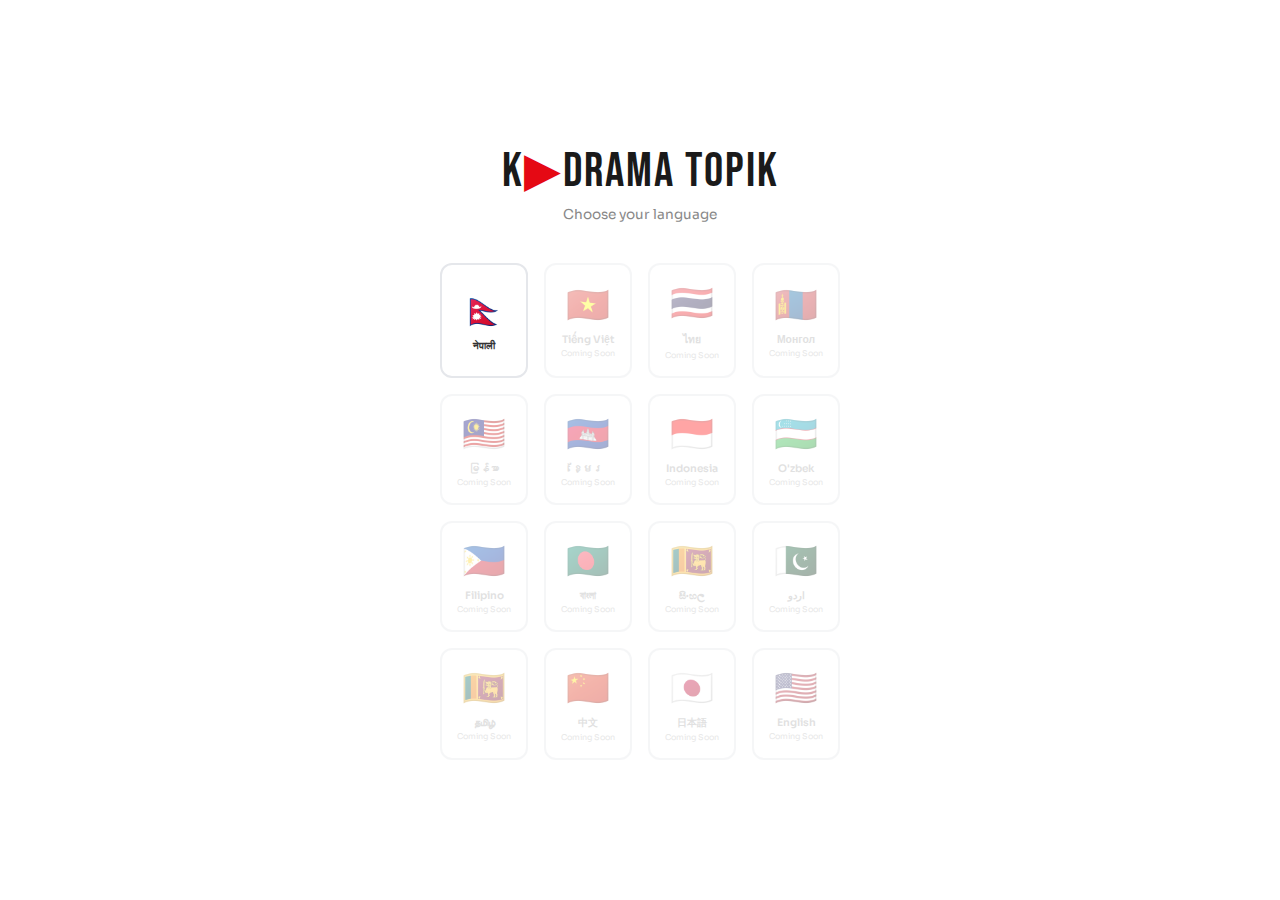
<file: index.html>
<!DOCTYPE html>
<html lang="en">
<head>
<meta charset="UTF-8">
<meta name="viewport" content="width=device-width, initial-scale=1.0">
<title>K▶T — Select Language</title>
<link href="https://fonts.googleapis.com/css2?family=Bebas+Neue&family=Sora:wght@400;600;700&display=swap" rel="stylesheet">
<style>
* { margin: 0; padding: 0; box-sizing: border-box; }
body { background: #fff; font-family: 'Sora', sans-serif; min-height: 100vh; display: flex; flex-direction: column; align-items: center; justify-content: center; padding: 40px 20px; }
.logo { font-family: 'Bebas Neue', sans-serif; font-size: 3rem; letter-spacing: 2px; color: #1A1A1A; margin-bottom: 6px; }
.logo span { color: #E50914; }
.subtitle { font-size: 0.85rem; color: #888; margin-bottom: 40px; font-weight: 400; }
.grid { display: grid; grid-template-columns: repeat(4, 1fr); gap: 16px; max-width: 400px; width: 100%; }
.flag-card { display: flex; flex-direction: column; align-items: center; justify-content: center; padding: 16px 8px; border-radius: 12px; border: 2px solid #E5E7EB; cursor: pointer; transition: all 0.2s; background: #fff; }
.flag-card:hover { border-color: #E50914; transform: translateY(-2px); box-shadow: 0 4px 12px rgba(0,0,0,0.08); }
.flag-card.disabled { opacity: 0.35; cursor: not-allowed; pointer-events: none; }
.flag-card .emoji { font-size: 2.2rem; margin-bottom: 6px; }
.flag-card .label { font-size: 0.65rem; font-weight: 600; color: #333; }
.flag-card.disabled .label { color: #aaa; }
.coming { font-size: 0.5rem; color: #bbb; margin-top: 2px; }
@media (max-width: 440px) { .grid { grid-template-columns: repeat(4, 1fr); gap: 10px; } .flag-card { padding: 12px 4px; } .flag-card .emoji { font-size: 1.8rem; } }
</style>
</head>
<body>

<div class="logo">K<span>▶</span>Drama TOPIK</div>
<div class="subtitle">Choose your language</div>

<div class="grid" id="lang-grid"></div>

<script>
var langs = [
  { code: 'ne', flag: '\u{1F1F3}\u{1F1F5}', name: 'नेपाली', active: true },
  { code: 'vi', flag: '\u{1F1FB}\u{1F1F3}', name: 'Tiếng Việt', active: false },
  { code: 'th', flag: '\u{1F1F9}\u{1F1ED}', name: 'ไทย', active: false },
  { code: 'mn', flag: '\u{1F1F2}\u{1F1F3}', name: 'Монгол', active: false },
  { code: 'my', flag: '\u{1F1F2}\u{1F1FE}', name: 'မြန်မာ', active: false },
  { code: 'km', flag: '\u{1F1F0}\u{1F1ED}', name: 'ខ្មែរ', active: false },
  { code: 'id', flag: '\u{1F1EE}\u{1F1E9}', name: 'Indonesia', active: false },
  { code: 'uz', flag: '\u{1F1FA}\u{1F1FF}', name: 'O\'zbek', active: false },
  { code: 'tl', flag: '\u{1F1F5}\u{1F1ED}', name: 'Filipino', active: false },
  { code: 'bn', flag: '\u{1F1E7}\u{1F1E9}', name: 'বাংলা', active: false },
  { code: 'si', flag: '\u{1F1F1}\u{1F1F0}', name: 'සිංහල', active: false },
  { code: 'pk', flag: '\u{1F1F5}\u{1F1F0}', name: 'اردو', active: false },
  { code: 'lk', flag: '\u{1F1F1}\u{1F1F0}', name: 'தமிழ்', active: false },
  { code: 'cn', flag: '\u{1F1E8}\u{1F1F3}', name: '中文', active: false },
  { code: 'jp', flag: '\u{1F1EF}\u{1F1F5}', name: '日本語', active: false },
  { code: 'en', flag: '\u{1F1FA}\u{1F1F8}', name: 'English', active: false }
];

var grid = document.getElementById('lang-grid');
langs.forEach(function(l) {
  var card = document.createElement('div');
  card.className = 'flag-card' + (l.active ? '' : ' disabled');
  card.innerHTML = '<div class="emoji">' + l.flag + '</div><div class="label">' + l.name + '</div>' + (l.active ? '' : '<div class="coming">Coming Soon</div>');
  if (l.active) {
    card.onclick = function() {
      localStorage.setItem('kt-lang', l.code);
      window.location.href = 'episodes.html';
    };
  }
  grid.appendChild(card);
});
</script>

</body>
</html>
</file>
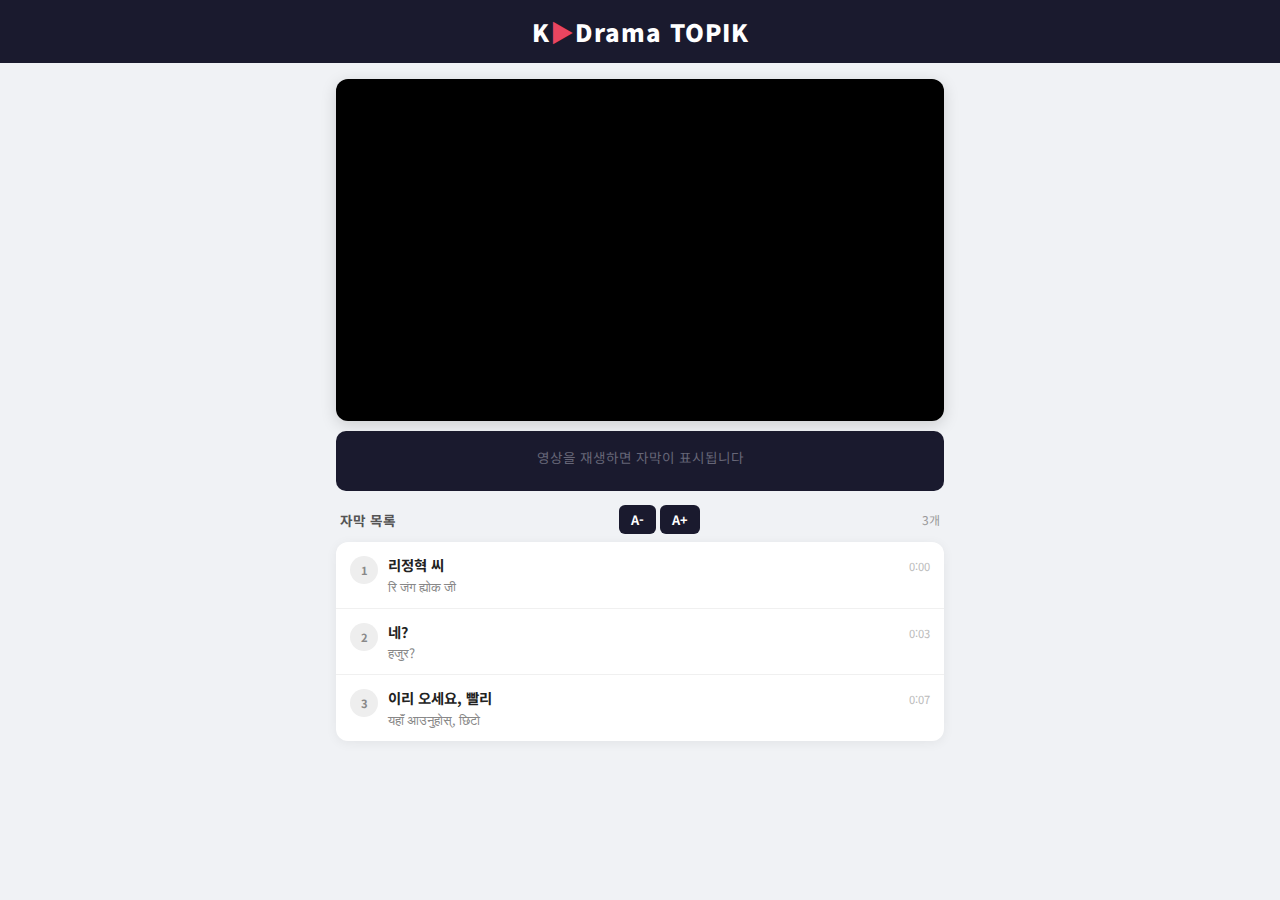
<file: public/index.html>
<!DOCTYPE html>
<html lang="ko">
<head>
  <meta charset="UTF-8">
  <meta name="viewport" content="width=device-width, initial-scale=1.0">
  <title>K-Drama TOPIK</title>
  <link rel="manifest" href="manifest.json">
  <meta name="theme-color" content="#1a1a2e">
  <meta name="apple-mobile-web-app-capable" content="yes">
  <meta name="apple-mobile-web-app-status-bar-style" content="black-translucent">
  <link rel="preconnect" href="https://fonts.googleapis.com">
  <link rel="preconnect" href="https://fonts.gstatic.com" crossorigin>
  <link href="https://fonts.googleapis.com/css2?family=Noto+Sans+KR:wght@400;700;900&display=swap" rel="stylesheet">
  <style>
    * { margin: 0; padding: 0; box-sizing: border-box; }

    body {
      font-family: 'Noto Sans KR', sans-serif;
      background: #f0f2f5;
      color: #222;
      min-height: 100vh;
      -webkit-tap-highlight-color: transparent;
    }

    /* ── Header ── */
    header {
      background: #1a1a2e;
      padding: 12px 16px;
      text-align: center;
      position: sticky;
      top: 0;
      z-index: 100;
    }

    .logo {
      font-size: 1.3rem;
      font-weight: 900;
      color: #fff;
      letter-spacing: 1px;
    }

    .logo .play { color: #e94560; }

    /* ── Main ── */
    .container {
      max-width: 640px;
      margin: 0 auto;
      padding: 12px;
    }

    /* ── Player ── */
    .player-wrap {
      position: relative;
      width: 100%;
      padding-bottom: 56.25%;
      background: #000;
      border-radius: 12px;
      overflow: hidden;
      box-shadow: 0 4px 16px rgba(0,0,0,0.15);
    }

    .player-wrap iframe {
      position: absolute;
      top: 0; left: 0;
      width: 100%; height: 100%;
      border: 0;
    }

    /* ── Current subtitle overlay ── */
    .now-playing {
      margin-top: 10px;
      background: #1a1a2e;
      border-radius: 10px;
      padding: 14px 16px;
      text-align: center;
      min-height: 60px;
      display: flex;
      flex-direction: column;
      justify-content: center;
      gap: 4px;
    }

    .now-ko {
      font-size: 1.1rem;
      font-weight: 700;
      color: #fff;
      line-height: 1.5;
    }

    .now-ne {
      font-size: 0.9rem;
      color: #aab;
      line-height: 1.4;
    }

    .now-placeholder {
      color: #667;
      font-size: 0.85rem;
    }

    /* ── Subtitle List ── */
    .sub-list-header {
      margin-top: 14px;
      padding: 0 4px;
      display: flex;
      justify-content: space-between;
      align-items: center;
    }

    .sub-list-header h2 {
      font-size: 0.85rem;
      font-weight: 700;
      color: #555;
    }

    .sub-count {
      font-size: 0.75rem;
      color: #999;
    }

    .font-controls {
      display: flex;
      gap: 4px;
    }

    .btn-font {
      background: #1a1a2e;
      border: none;
      border-radius: 6px;
      padding: 5px 12px;
      font-size: 0.8rem;
      font-weight: 700;
      color: #fff;
      cursor: pointer;
      font-family: inherit;
    }

    .btn-font:active {
      background: #ddd;
    }

    /* Font size levels */
    .sub-list.font-small .sub-ko { font-size: 0.8rem; }
    .sub-list.font-small .sub-ne { font-size: 0.7rem; }
    .sub-list.font-small .d-value { font-size: 0.72rem; }
    .sub-list.font-small .d-label { font-size: 0.6rem; }

    .sub-list.font-large .sub-ko { font-size: 1.05rem; }
    .sub-list.font-large .sub-ne { font-size: 0.95rem; }
    .sub-list.font-large .d-value { font-size: 0.95rem; }
    .sub-list.font-large .d-label { font-size: 0.8rem; }

    .sub-list {
      margin-top: 8px;
      max-height: 280px;
      overflow-y: auto;
      border-radius: 12px;
      background: #fff;
      box-shadow: 0 2px 12px rgba(0,0,0,0.06);
      scroll-behavior: auto;
      -webkit-overflow-scrolling: touch;
    }

    /* ── Subtitle Item ── */
    .sub-item {
      border-bottom: 1px solid #f0f0f0;
      transition: background 0.2s;
    }

    .sub-item:last-child { border-bottom: none; }

    .sub-row {
      display: flex;
      align-items: flex-start;
      padding: 12px 14px;
      cursor: pointer;
      gap: 10px;
    }

    .sub-row:active {
      background: #f5f5f5;
    }

    .sub-num {
      flex-shrink: 0;
      width: 28px;
      height: 28px;
      border-radius: 50%;
      background: #eee;
      display: flex;
      align-items: center;
      justify-content: center;
      font-size: 0.7rem;
      font-weight: 700;
      color: #888;
      margin-top: 2px;
    }

    .sub-text {
      flex: 1;
      min-width: 0;
    }

    .sub-ko {
      font-size: 0.9rem;
      font-weight: 700;
      color: #222;
      line-height: 1.5;
      word-break: keep-all;
    }

    .sub-ne {
      font-size: 0.8rem;
      color: #888;
      line-height: 1.4;
      margin-top: 2px;
    }

    .sub-time {
      flex-shrink: 0;
      font-size: 0.7rem;
      color: #bbb;
      margin-top: 4px;
    }

    /* Active subtitle */
    .sub-item.active {
      background: #eef4ff;
    }

    .sub-item.active .sub-num {
      background: #2196f3;
      color: #fff;
    }

    .sub-item.active .sub-ko {
      color: #1565c0;
    }

    /* ── Detail (accordion) ── */
    .sub-detail {
      max-height: 0;
      overflow: hidden;
      transition: max-height 0.3s ease;
      background: #f8f9fb;
    }

    .sub-detail.open {
      max-height: 500px;
    }

    .detail-grid {
      padding: 4px 14px 14px 52px;
      display: grid;
      grid-template-columns: 1fr;
      gap: 8px;
    }

    .d-card {
      background: #fff;
      border-radius: 8px;
      padding: 10px 12px;
      border-left: 3px solid #ddd;
    }

    .d-card.tip-card { border-left-color: #ff9800; }
    .d-card.grammar-card { border-left-color: #2196f3; }
    .d-card.topik-card { border-left-color: #9c27b0; }
    .d-card.vocab-card { border-left-color: #4caf50; }

    .d-label {
      font-size: 0.7rem;
      font-weight: 700;
      color: #999;
      text-transform: uppercase;
      letter-spacing: 0.5px;
      margin-bottom: 4px;
    }

    .d-value {
      font-size: 0.82rem;
      color: #333;
      line-height: 1.5;
    }

    .topik-badge {
      display: inline-block;
      padding: 2px 10px;
      border-radius: 10px;
      font-weight: 700;
      font-size: 0.8rem;
      color: #fff;
    }

    .topik-1 { background: #4caf50; }
    .topik-2 { background: #2196f3; }
    .topik-3 { background: #ff9800; }
    .topik-4 { background: #f44336; }
    .topik-5 { background: #9c27b0; }
    .topik-6 { background: #333; }

    .vocab-row {
      display: flex;
      align-items: center;
      gap: 6px;
      padding: 3px 0;
    }

    .vocab-row .v-ko { font-weight: 700; }
    .vocab-row .v-ne { color: #777; }

    .vocab-row .v-lvl {
      font-size: 0.65rem;
      padding: 1px 6px;
      border-radius: 6px;
      color: #fff;
      flex-shrink: 0;
    }

    /* ── Responsive ── */
    @media (min-width: 480px) {
      .container { padding: 16px; }
      .detail-grid { grid-template-columns: 1fr 1fr; }
      .now-ko { font-size: 1.2rem; }
    }

    @media (min-width: 640px) {
      header { padding: 14px 20px; }
      .logo { font-size: 1.5rem; }
    }

    /* ── Loop state ── */
    .sub-item.looping {
      background: #fff8e1;
    }

    .sub-item.looping .sub-num {
      background: #ff9800;
      color: #fff;
    }

    .sub-item.looping .sub-ko {
      color: #e65100;
    }

    .loop-badge {
      font-size: 0.7rem;
      color: #ff9800;
      font-weight: 700;
      flex-shrink: 0;
      margin-top: 4px;
    }

    /* ── Loop control bar ── */
    .loop-bar {
      display: none;
      margin-top: 8px;
      background: #fff;
      border-radius: 10px;
      padding: 10px 14px;
      align-items: center;
      gap: 10px;
      box-shadow: 0 2px 10px rgba(0,0,0,0.06);
    }

    .loop-bar.active {
      display: flex;
    }

    .loop-bar .loop-info {
      flex: 1;
      font-size: 0.8rem;
      color: #555;
      min-width: 0;
      overflow: hidden;
      text-overflow: ellipsis;
      white-space: nowrap;
    }

    .loop-bar .loop-info strong {
      color: #ff9800;
    }

    .btn-action {
      flex-shrink: 0;
      border: none;
      border-radius: 20px;
      padding: 7px 16px;
      font-size: 0.78rem;
      font-weight: 700;
      cursor: pointer;
      font-family: inherit;
    }

    .btn-action:active {
      opacity: 0.8;
    }

    .btn-repeat {
      background: #ff9800;
      color: #fff;
    }

    .btn-speed {
      background: #607d8b;
      color: #fff;
    }

    .btn-stop {
      background: #e94560;
      color: #fff;
    }

    /* scrollbar */
    .sub-list::-webkit-scrollbar { width: 4px; }
    .sub-list::-webkit-scrollbar-track { background: transparent; }
    .sub-list::-webkit-scrollbar-thumb { background: #ccc; border-radius: 4px; }
  </style>
</head>
<body>

<header>
  <div class="logo">K<span class="play">&#9654;</span>Drama TOPIK</div>
</header>

<div class="container">
  <div class="player-wrap">
    <div id="player"></div>
  </div>

  <div class="now-playing" id="now-playing">
    <div class="now-placeholder" id="now-placeholder">영상을 재생하면 자막이 표시됩니다</div>
    <div class="now-ko" id="now-ko"></div>
    <div class="now-ne" id="now-ne"></div>
  </div>

  <div class="loop-bar" id="loop-bar">
    <div class="loop-info" id="loop-info"></div>
    <button class="btn-action btn-repeat" id="btn-repeat" onclick="startLoop()">🔁 반복</button>
    <button class="btn-action btn-speed" id="btn-speed" onclick="toggleSpeed()" style="display:none">🐢1x</button>
    <button class="btn-action btn-stop" id="btn-stop" onclick="stopLoop()" style="display:none">⏹ 중지</button>
  </div>

  <div class="sub-list-header">
    <h2>자막 목록</h2>
    <div class="font-controls">
      <button class="btn-font" onclick="changeFontSize(-1)">A-</button>
      <button class="btn-font" onclick="changeFontSize(1)">A+</button>
    </div>
    <span class="sub-count" id="sub-count"></span>
  </div>

  <div class="sub-list" id="sub-list"></div>
</div>

<script>
var player;
var subtitles = [];
var analysisMap = {};
var subtitleTimer = null;
var lastSubId = -1;
var openDetailId = -1;
var currentSub = null;
var loopSub = null;
var loopPausing = false;
var loopPauseTimer = null;
var speedSteps = [1, 0.7, 0.5];
var speedIndex = 0;
var fontLevel = 1; // 0=small, 1=normal, 2=large
var fontClasses = ['font-small', '', 'font-large'];

var topikCls = {1:'topik-1',2:'topik-2',3:'topik-3',4:'topik-4',5:'topik-5',6:'topik-6'};

function formatTime(sec) {
  var m = Math.floor(sec / 60);
  var s = Math.floor(sec % 60);
  return m + ':' + (s < 10 ? '0' : '') + s;
}

function escHtml(str) {
  var d = document.createElement('div');
  d.textContent = str;
  return d.innerHTML;
}

function findSub(id) {
  for (var i = 0; i < subtitles.length; i++) {
    if (subtitles[i].id === id) return subtitles[i];
  }
  return null;
}

Promise.all([
  fetch('../data/subtitles.json').then(function(r){return r.json();}),
  fetch('../data/analysis.json').then(function(r){return r.json();})
]).then(function(results) {
  subtitles = results[0];
  results[1].forEach(function(a){ analysisMap[a.id] = a; });
  renderList();
});

function changeFontSize(dir) {
  var next = fontLevel + dir;
  if (next < 0 || next > 2) return;
  fontLevel = next;
  var list = document.getElementById('sub-list');
  list.classList.remove('font-small', 'font-large');
  if (fontClasses[fontLevel]) list.classList.add(fontClasses[fontLevel]);
}

function renderList() {
  var list = document.getElementById('sub-list');
  document.getElementById('sub-count').textContent = subtitles.length + '개';
  var html = '';
  subtitles.forEach(function(sub) {
    html += '<div class="sub-item" id="sub-' + sub.id + '">' +
      '<div class="sub-row" onclick="onSubClick(' + sub.id + ')">' +
        '<div class="sub-num">' + sub.id + '</div>' +
        '<div class="sub-text">' +
          '<div class="sub-ko">' + escHtml(sub.ko) + '</div>' +
          '<div class="sub-ne">' + escHtml(sub.ne) + '</div>' +
        '</div>' +
        '<div class="loop-badge" id="loop-icon-' + sub.id + '"></div>' +
        '<div class="sub-time">' + formatTime(sub.s) + '</div>' +
      '</div>' +
      '<div class="sub-detail" id="detail-' + sub.id + '">' +
        buildDetail(sub.id) +
      '</div>' +
    '</div>';
  });
  list.innerHTML = html;
}

function buildDetail(id) {
  var a = analysisMap[id];
  if (!a) return '<div class="detail-grid"><div class="d-card"><div class="d-value" style="color:#999">분석 데이터 없음</div></div></div>';

  var html = '<div class="detail-grid">';

  if (a.tip) {
    html += '<div class="d-card tip-card">' +
      '<div class="d-label">💡 팁 (북한식 → 표준어)</div>' +
      '<div class="d-value">' + escHtml(a.tip) + '</div></div>';
  }

  html += '<div class="d-card grammar-card">' +
    '<div class="d-label">📝 문법</div>' +
    '<div class="d-value">' + escHtml(a.grammar) + '</div></div>';

  var cls = topikCls[a.topik] || 'topik-2';
  html += '<div class="d-card topik-card">' +
    '<div class="d-label">📊 TOPIK 레벨</div>' +
    '<div class="d-value"><span class="topik-badge ' + cls + '">TOPIK ' + a.topik + '</span></div></div>';

  if (a.vocab && a.vocab.length > 0) {
    html += '<div class="d-card vocab-card">' +
      '<div class="d-label">📖 어휘</div><div class="d-value">';
    a.vocab.forEach(function(v) {
      var vc = topikCls[v.topik] || 'topik-2';
      html += '<div class="vocab-row">' +
        '<span class="v-ko">' + escHtml(v.ko) + '</span> ' +
        '<span class="v-ne">' + escHtml(v.ne) + '</span>' +
        '<span class="v-lvl ' + vc + '">' + v.topik + '</span></div>';
    });
    html += '</div></div>';
  }

  html += '</div>';
  return html;
}

/* ── Subtitle Click ── */
var clickLock = false;

function onSubClick(id) {
  if (clickLock) return;
  clickLock = true;
  setTimeout(function(){ clickLock = false; }, 300);

  var sub = findSub(id);
  if (!sub) return;

  // Close previous detail (different subtitle)
  if (openDetailId !== -1 && openDetailId !== id) {
    closeDetail(openDetailId);
  }

  // Cancel any existing loop
  cancelLoop();

  // Set current subtitle for play-once
  currentSub = sub;
  openDetailId = id;

  // Seek + play (single play)
  if (player && player.seekTo) {
    player.seekTo(sub.s, true);
    player.playVideo();
  }

  // Open detail
  var el = document.getElementById('detail-' + id);
  if (el) el.classList.add('open');

  // Scroll to page group
  scrollToPage(id);

  // Show bar with repeat button
  showBar('once');

  updateNowPlaying(id);
}

function startLoop() {
  if (!currentSub) return;
  loopSub = currentSub;
  loopPausing = false;

  // Seek to start and play
  if (player && player.seekTo) {
    player.seekTo(loopSub.s, true);
    player.playVideo();
  }

  // Loop visual on subtitle item
  var icon = document.getElementById('loop-icon-' + loopSub.id);
  if (icon) icon.textContent = '🔁';
  var item = document.getElementById('sub-' + loopSub.id);
  if (item) item.classList.add('looping');

  showBar('loop');
}

function toggleSpeed() {
  speedIndex = (speedIndex + 1) % speedSteps.length;
  var rate = speedSteps[speedIndex];
  if (player && player.setPlaybackRate) {
    player.setPlaybackRate(rate);
  }
  document.getElementById('btn-speed').textContent = '🐢' + rate + 'x';
}

function resetSpeed() {
  speedIndex = 0;
  if (player && player.setPlaybackRate) {
    player.setPlaybackRate(1);
  }
  document.getElementById('btn-speed').textContent = '🐢1x';
}

function stopLoop() {
  cancelLoop();
  resetSpeed();

  // Close detail
  if (openDetailId !== -1) {
    closeDetail(openDetailId);
    openDetailId = -1;
  }

  currentSub = null;
  document.getElementById('loop-bar').classList.remove('active');

  // Continue playing
  if (player && player.playVideo) {
    player.playVideo();
  }
}

function cancelLoop() {
  if (loopPauseTimer) {
    clearTimeout(loopPauseTimer);
    loopPauseTimer = null;
  }
  loopPausing = false;

  if (loopSub) {
    var icon = document.getElementById('loop-icon-' + loopSub.id);
    if (icon) icon.textContent = '';
    var item = document.getElementById('sub-' + loopSub.id);
    if (item) item.classList.remove('looping');
    loopSub = null;
  }
}

function showBar(mode) {
  var bar = document.getElementById('loop-bar');
  var info = document.getElementById('loop-info');
  var btnRepeat = document.getElementById('btn-repeat');
  var btnSpeed = document.getElementById('btn-speed');
  var btnStop = document.getElementById('btn-stop');
  var sub = currentSub;
  if (!sub) return;

  bar.classList.add('active');
  var label = '#' + sub.id + ' ' + escHtml(sub.ko.substring(0, 25)) + (sub.ko.length > 25 ? '...' : '');

  if (mode === 'once') {
    info.innerHTML = '<strong>▶ 재생 중</strong> ' + label;
    btnRepeat.style.display = '';
    btnSpeed.style.display = 'none';
    btnStop.style.display = 'none';
  } else {
    info.innerHTML = '<strong>🔁 반복 재생 중</strong> ' + label;
    btnRepeat.style.display = 'none';
    btnSpeed.style.display = '';
    btnStop.style.display = '';
  }
}

function closeDetail(id) {
  var el = document.getElementById('detail-' + id);
  if (el) el.classList.remove('open');
}

function closeAllDetails() {
  if (openDetailId !== -1) {
    closeDetail(openDetailId);
    openDetailId = -1;
  }
}

function updateNowPlaying(id) {
  var sub = findSub(id);
  if (!sub) return;
  document.getElementById('now-ko').textContent = sub.ko;
  document.getElementById('now-ne').textContent = sub.ne;
  document.getElementById('now-placeholder').style.display = 'none';
}

/* ── YouTube ── */
var tag = document.createElement('script');
tag.src = 'https://www.youtube.com/iframe_api';
var firstScriptTag = document.getElementsByTagName('script')[0];
firstScriptTag.parentNode.insertBefore(tag, firstScriptTag);

function onYouTubeIframeAPIReady() {
  player = new YT.Player('player', {
    videoId: 'srN85EUD1kI',
    playerVars: { rel: 0, modestbranding: 1, playsinline: 1 },
    events: {
      onStateChange: onPlayerStateChange
    }
  });
}

function onPlayerStateChange(event) {
  if (event.data === YT.PlayerState.PLAYING) {
    startSubtitleSync();
  } else if (event.data === YT.PlayerState.PAUSED) {
    stopSubtitleSync();
  }
}

function startSubtitleSync() {
  stopSubtitleSync();
  subtitleTimer = setInterval(updateSubtitle, 200);
}

function stopSubtitleSync() {
  if (subtitleTimer) {
    clearInterval(subtitleTimer);
    subtitleTimer = null;
  }
}

function updateSubtitle() {
  var t = player.getCurrentTime();

  // Play-once: pause at end of segment
  if (currentSub && !loopSub && t >= currentSub.e) {
    player.pauseVideo();
    var info = document.getElementById('loop-info');
    var label = '#' + currentSub.id + ' ' + escHtml(currentSub.ko.substring(0, 25)) + (currentSub.ko.length > 25 ? '...' : '');
    info.innerHTML = '<strong>✓ 재생 완료</strong> ' + label;
    return;
  }

  // Loop: seek to start immediately, then pause 0.7s before playing
  if (loopSub && !loopPausing && t >= loopSub.e) {
    loopPausing = true;
    player.seekTo(loopSub.s, true);
    player.pauseVideo();
    loopPauseTimer = setTimeout(function() {
      if (loopSub) {
        player.playVideo();
        loopPausing = false;
      }
    }, 700);
    return;
  }

  var found = null;
  for (var i = 0; i < subtitles.length; i++) {
    if (t >= subtitles[i].s && t < subtitles[i].e) {
      found = subtitles[i];
      break;
    }
  }

  if (found && found.id !== lastSubId) {
    lastSubId = found.id;
    updateNowPlaying(found.id);
    highlightSub(found.id);
  } else if (!found && lastSubId !== -1) {
    lastSubId = -1;
    document.getElementById('now-ko').textContent = '';
    document.getElementById('now-ne').textContent = '';
    clearHighlight();
  }
}

var PAGE_SIZE = 4;

function scrollToPage(id) {
  var idx = -1;
  for (var i = 0; i < subtitles.length; i++) {
    if (subtitles[i].id === id) { idx = i; break; }
  }
  if (idx === -1) return;
  var pageStart = Math.floor(idx / PAGE_SIZE) * PAGE_SIZE;
  var firstEl = document.getElementById('sub-' + subtitles[pageStart].id);
  if (firstEl) {
    var list = document.getElementById('sub-list');
    list.scrollTop = firstEl.offsetTop - list.offsetTop;
  }
}

function highlightSub(id) {
  clearHighlight();
  var el = document.getElementById('sub-' + id);
  if (el) {
    el.classList.add('active');
    if (!loopSub) {
      scrollToPage(id);
    }
  }
}

function clearHighlight() {
  var prev = document.querySelector('.sub-item.active');
  if (prev) prev.classList.remove('active');
}

/* ── Service Worker ── */
if ('serviceWorker' in navigator) {
  navigator.serviceWorker.register('sw.js');
}
</script>
</body>
</html>
</file>
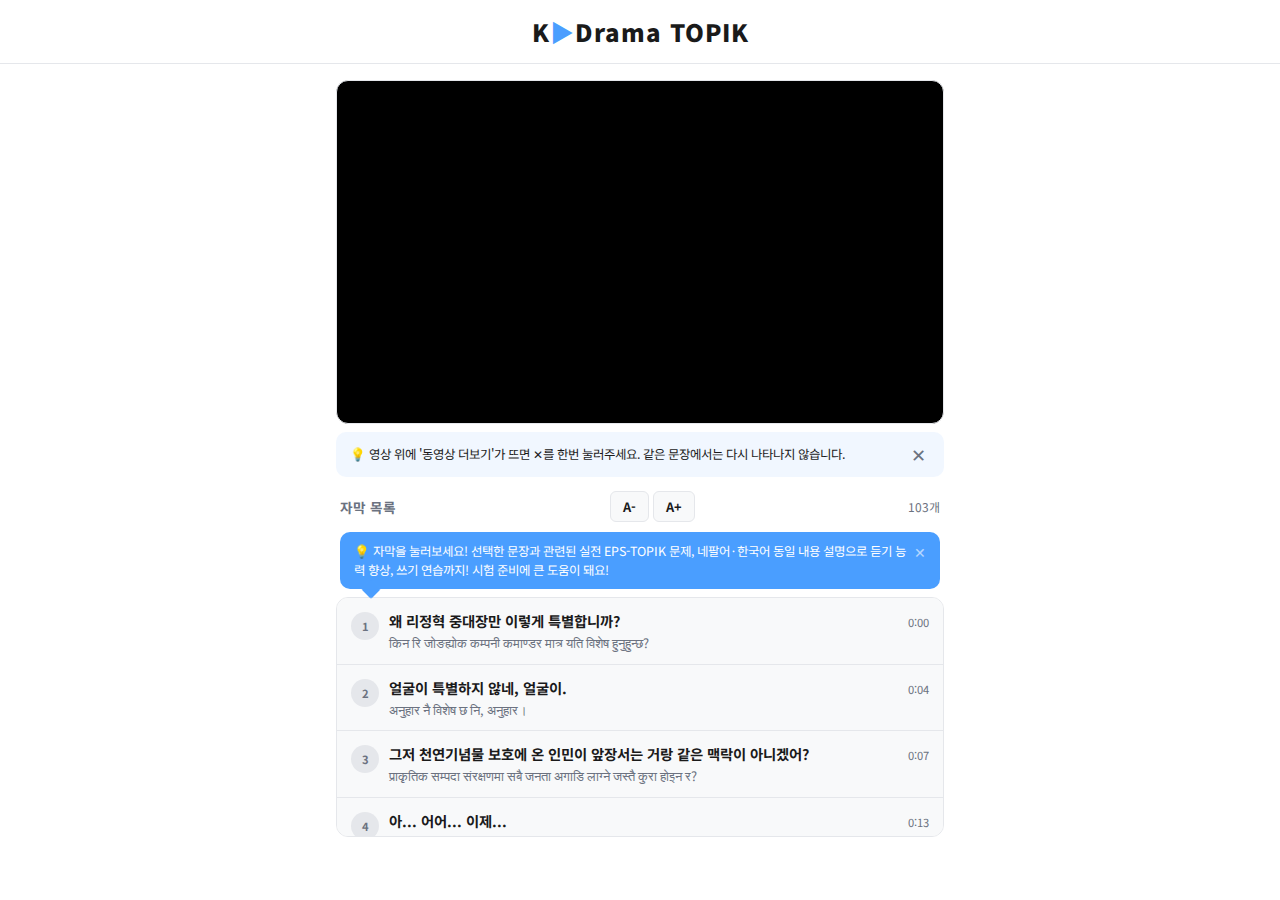
<file: S001/index.html>
<!DOCTYPE html>
<html lang="ko">
<head>
  <meta charset="UTF-8">
  <meta name="viewport" content="width=device-width, initial-scale=1.0">
  <title>K-Drama TOPIK</title>
  <link rel="manifest" href="../manifest.json">
  <meta name="theme-color" content="#FFFFFF">
  <meta name="apple-mobile-web-app-capable" content="yes">
  <meta name="apple-mobile-web-app-status-bar-style" content="black-translucent">
  <link rel="preconnect" href="https://fonts.googleapis.com">
  <link rel="preconnect" href="https://fonts.gstatic.com" crossorigin>
  <link href="https://fonts.googleapis.com/css2?family=Noto+Sans+KR:wght@400;700;900&display=swap" rel="stylesheet">
  <style>
    * { margin: 0; padding: 0; box-sizing: border-box; }

    body {
      font-family: 'Noto Sans KR', sans-serif;
      background: #FFFFFF;
      color: #1A1A1A;
      min-height: 100vh;
      -webkit-tap-highlight-color: transparent;
    }

    /* ── Header ── */
    header {
      background: #FFFFFF;
      padding: 12px 16px;
      text-align: center;
      position: sticky;
      top: 0;
      z-index: 100;
      border-bottom: 1px solid #E5E7EB;
    }

    .logo {
      font-size: 1.3rem;
      font-weight: 900;
      color: #1A1A1A;
      letter-spacing: 1px;
    }

    .logo .play { color: #4A9EFF; }

    /* ── Main ── */
    .container {
      max-width: 640px;
      margin: 0 auto;
      padding: 12px;
    }

    /* ── Player ── */
    .player-wrap {
      position: relative;
      width: 100%;
      padding-bottom: 56.25%;
      background: #000;
      border-radius: 12px;
      overflow: hidden;
      box-shadow: none;
      border: 1px solid #E5E7EB;
    }

    .player-wrap iframe {
      position: absolute;
      top: 0; left: 0;
      width: 100%; height: 100%;
      border: 0;
    }

    .player-touch-overlay {
      display: none;
      position: absolute;
      top: 0; left: 0;
      width: 100%; height: 100%;
      z-index: 5;
      cursor: pointer;
    }

    /* ── Current subtitle overlay (hidden - integrated into list) ── */
    .now-playing {
      display: none;
    }

    .now-ko {
      font-size: 1.1rem;
      font-weight: 700;
      color: #fff;
      line-height: 1.5;
    }

    .now-ne {
      font-size: 0.9rem;
      color: #aab;
      line-height: 1.4;
    }

    .now-placeholder {
      color: #667;
      font-size: 0.85rem;
    }

    /* ── Subtitle List ── */
    .sub-list-header {
      margin-top: 14px;
      padding: 0 4px;
      display: flex;
      justify-content: space-between;
      align-items: center;
    }

    .sub-list-header h2 {
      font-size: 0.85rem;
      font-weight: 700;
      color: #6B7280;
    }

    .sub-count {
      font-size: 0.75rem;
      color: #6B7280;
    }

    .font-controls {
      display: flex;
      gap: 4px;
    }

    .btn-font {
      background: #F8F9FA;
      border: 1px solid #E5E7EB;
      border-radius: 6px;
      padding: 5px 12px;
      font-size: 0.8rem;
      font-weight: 700;
      color: #1A1A1A;
      cursor: pointer;
      font-family: inherit;
    }

    .btn-font:active {
      background: #E5E7EB;
    }

    .sub-list {
      margin-top: 8px;
      max-height: calc(240px * var(--font-scale, 1));
      overflow-y: auto;
      border-radius: 12px;
      background: #F8F9FA;
      box-shadow: none;
      border: 1px solid #E5E7EB;
      scroll-behavior: smooth;
      -webkit-overflow-scrolling: touch;
    }

    /* ── Subtitle Item ── */
    .sub-item {
      border-bottom: 1px solid #E5E7EB;
      transition: background 0.2s;
    }

    .sub-item:last-child { border-bottom: none; }

    .sub-row {
      display: flex;
      align-items: flex-start;
      padding: 12px 14px;
      cursor: pointer;
      gap: 10px;
    }

    .sub-row:active {
      background: #F8F9FA;
    }

    .sub-num {
      flex-shrink: 0;
      width: 28px;
      height: 28px;
      border-radius: 50%;
      background: #E5E7EB;
      display: flex;
      align-items: center;
      justify-content: center;
      font-size: 0.7rem;
      font-weight: 700;
      color: #6B7280;
      margin-top: 2px;
    }

    .sub-text {
      flex: 1;
      min-width: 0;
    }

    .sub-ko {
      font-size: calc(0.9rem * var(--font-scale, 1));
      font-weight: 700;
      color: #1A1A1A;
      line-height: 1.5;
      word-break: keep-all;
    }

    .sub-ne {
      font-size: calc(0.8rem * var(--font-scale, 1));
      color: #6B7280;
      line-height: 1.4;
      margin-top: 2px;
    }

    .sub-time {
      flex-shrink: 0;
      font-size: 0.7rem;
      color: #6B7280;
      margin-top: 4px;
    }

    /* Active subtitle */
    .sub-item.active {
      background: rgba(74,158,255,0.08);
      border-left: 3px solid #4A9EFF;
    }

    .sub-item.active .sub-num {
      background: #4A9EFF;
      color: #fff;
    }

    .sub-item.active .sub-ko {
      color: #4A9EFF;
    }

    /* ── Detail (accordion) ── */
    .sub-detail {
      max-height: 0;
      overflow: hidden;
      transition: max-height 0.3s ease;
      background: #F8F9FA;
    }

    .sub-detail.open {
      max-height: calc(200px * var(--font-scale, 1));
    }

    /* ── Learn icon bar ── */
    .learn-bar {
      display: flex;
      justify-content: space-around;
      padding: 8px 14px 10px 42px;
      gap: 4px;
    }

    .learn-bar-btn {
      flex: 1;
      display: flex;
      flex-direction: column;
      align-items: center;
      justify-content: center;
      gap: 2px;
      border: none;
      border-radius: 10px;
      padding: 8px 2px 6px;
      cursor: pointer;
      font-family: inherit;
      background: #FFFFFF;
      border: 1px solid #E5E7EB;
      transition: background 0.15s;
    }

    .learn-bar-btn .lb-icon {
      font-size: 1.2rem;
      line-height: 1;
    }

    .learn-bar-btn .lb-label {
      font-size: calc(0.62rem * var(--font-scale, 1));
      font-weight: 700;
      color: #1A1A1A;
      white-space: nowrap;
    }

    .learn-bar-btn:not(:disabled):active {
      background: #F8F9FA;
    }

    .learn-bar-btn:disabled {
      opacity: 0.35;
      cursor: not-allowed;
    }

    /* ── Learn tip tooltip ── */
    .learn-tip {
      margin: 10px 4px 0;
      padding: 10px 14px;
      background: #4A9EFF;
      color: #fff;
      font-size: 0.78rem;
      line-height: 1.5;
      border-radius: 10px;
      position: relative;
      cursor: pointer;
      animation: tipPulse 2s ease-in-out infinite;
    }

    .learn-tip::after {
      content: '';
      position: absolute;
      bottom: -7px;
      left: 24px;
      width: 14px;
      height: 14px;
      background: #4A9EFF;
      transform: rotate(45deg);
      border-radius: 2px;
    }

    .learn-tip-close {
      float: right;
      margin-left: 8px;
      opacity: 0.6;
      font-size: 0.85rem;
    }

    @keyframes tipPulse {
      0%, 100% { opacity: 1; }
      50% { opacity: 0.85; }
    }

    /* ── Explain Overlay (in player area) ── */
    .explain-overlay {
      display: none;
      position: absolute;
      top: 0; left: 0;
      width: 100%; height: 100%;
      background: #FFFFFF;
      z-index: 10;
      flex-direction: column;
      border-radius: 12px;
    }

    .explain-overlay.open {
      display: flex;
    }

    .eo-header {
      display: flex;
      align-items: center;
      padding: 8px 12px;
      flex-shrink: 0;
      border-bottom: 1px solid #E5E7EB;
      gap: 8px;
    }

    .eo-title {
      flex: 1;
      font-size: 0.85rem;
      font-weight: 700;
      color: #1A1A1A;
      min-width: 0;
      overflow: hidden;
      text-overflow: ellipsis;
      white-space: nowrap;
    }

    .eo-btn {
      flex-shrink: 0;
      border: none;
      background: #F8F9FA;
      color: #1A1A1A;
      border-radius: 50%;
      width: 32px;
      height: 32px;
      font-size: 1rem;
      cursor: pointer;
      display: flex;
      align-items: center;
      justify-content: center;
      font-family: inherit;
    }

    .eo-btn:active {
      background: #E5E7EB;
    }

    .eo-btn.playing {
      background: #4A9EFF;
      color: #fff;
    }

    .eo-seekbar {
      flex-shrink: 0;
      padding: 6px 12px 2px;
      display: flex;
      align-items: center;
      gap: 8px;
    }

    .eo-seek-time {
      font-size: 0.7rem;
      color: #6B7280;
      flex-shrink: 0;
      min-width: 32px;
      text-align: center;
    }

    .eo-seek-input {
      flex: 1;
      -webkit-appearance: none;
      appearance: none;
      height: 4px;
      border-radius: 2px;
      background: #E5E7EB;
      outline: none;
      cursor: pointer;
    }

    .eo-seek-input::-webkit-slider-thumb {
      -webkit-appearance: none;
      appearance: none;
      width: 14px;
      height: 14px;
      border-radius: 50%;
      background: #4A9EFF;
      cursor: pointer;
    }

    .eo-seek-input::-moz-range-thumb {
      width: 14px;
      height: 14px;
      border-radius: 50%;
      background: #4A9EFF;
      border: none;
      cursor: pointer;
    }

    .eo-body {
      flex: 1;
      overflow-y: auto;
      padding: 10px 14px;
      -webkit-overflow-scrolling: touch;
      scroll-behavior: smooth;
    }

    .eo-para {
      font-size: 0.85rem;
      color: #6B7280;
      line-height: 1.8;
      word-break: keep-all;
      padding: 6px 8px;
      border-radius: 6px;
      margin-bottom: 4px;
      transition: color 0.3s, background 0.3s;
    }

    .eo-para.active {
      color: #1A1A1A;
      background: rgba(74,158,255,0.08);
      border-left: 3px solid #4A9EFF;
    }

    /* ── Tip banner ── */
    .tip-banner {
      margin-top: 8px;
      background: rgba(74,158,255,0.08);
      border-radius: 10px;
      padding: 10px 14px;
      display: flex;
      align-items: center;
      gap: 8px;
      font-size: 0.78rem;
      color: #1A1A1A;
      line-height: 1.5;
    }

    .tip-banner-text {
      flex: 1;
    }

    .tip-banner-close {
      flex-shrink: 0;
      border: none;
      background: none;
      color: #6B7280;
      font-size: 1.1rem;
      cursor: pointer;
      padding: 0 4px;
      font-family: inherit;
    }

    /* ── Responsive ── */
    @media (min-width: 480px) {
      .container { padding: 16px; }
      .now-ko { font-size: 1.2rem; }
    }

    @media (min-width: 640px) {
      header { padding: 14px 20px; }
      .logo { font-size: 1.5rem; }
    }

    /* ── Mobile ≤400px optimization ── */
    @media (max-width: 400px) {
      /* Learn icon bar */
      .learn-bar { padding: 6px 10px 8px 36px; gap: 2px; }
      .learn-bar-btn { padding: 6px 1px 4px; border-radius: 8px; }
      .learn-bar-btn .lb-icon { font-size: 1rem; }
      .learn-bar-btn .lb-label { font-size: calc(0.56rem * var(--font-scale, 1)); }

      /* Loop bar action buttons */
      .btn-action { padding: 6px 10px; font-size: 0.72rem; }

      /* Quiz overlay buttons */
      .qo-audio-btn { padding: 10px; font-size: 15px; }
      .qo-toggle-text-btn { padding: 6px; font-size: 13px; }
      .qo-choice { padding: 10px 12px; gap: 8px; }
      .qo-choice-num { font-size: 15px; }
      .qo-choice-text { font-size: 15px; }
      .qo-check-btn { padding: 12px; font-size: 15px; }
      .qo-result { font-size: 15px; padding: 8px; }

      /* Quiz nav buttons */
      .qo-nav { padding: 8px 10px; gap: 6px; }
      .qo-nav-btn { padding: 11px 8px; font-size: 15px; }

      /* Quiz results screen */
      .qo-results-screen { padding: 18px 10px; }
      .qo-results-title { font-size: 19px; }
      .qo-results-score { font-size: 16px; }
      .qo-results-row { font-size: 14px; }
      .qo-results-btns { gap: 6px; }
      .qo-results-btn { padding: 11px 6px; font-size: 15px; }

      /* Quiz review buttons */
      .qo-review-btns { gap: 6px; }
      .qo-review-btn { padding: 8px 6px; font-size: 12px; }

      /* Quiz inline review */
      .qr-inline-title { font-size: 16px; }

      /* Quiz retry button */
      .qo-retry-one { padding: 6px 12px; font-size: 13px; }
    }

    /* ── Loop state ── */
    .sub-item.looping {
      background: rgba(74,158,255,0.06);
    }

    .sub-item.looping .sub-num {
      background: #4A9EFF;
      color: #fff;
    }

    .sub-item.looping .sub-ko {
      color: #4A9EFF;
    }

    .loop-badge {
      font-size: 0.7rem;
      color: #4A9EFF;
      font-weight: 700;
      flex-shrink: 0;
      margin-top: 4px;
    }

    /* ── Loop control bar ── */
    .loop-bar {
      display: none;
      margin-top: 8px;
      background: #F8F9FA;
      border-radius: 10px;
      padding: 10px 14px;
      align-items: center;
      gap: 10px;
      border: 1px solid #E5E7EB;
    }

    .loop-bar.active {
      display: flex;
    }

    .loop-bar .loop-info {
      flex: 1;
      font-size: 0.8rem;
      color: #6B7280;
      min-width: 0;
      overflow: hidden;
      text-overflow: ellipsis;
      white-space: nowrap;
    }

    .loop-bar .loop-info strong {
      color: #4A9EFF;
    }

    .btn-action {
      flex-shrink: 0;
      border: none;
      border-radius: 20px;
      padding: 7px 16px;
      font-size: 0.78rem;
      font-weight: 700;
      cursor: pointer;
      font-family: inherit;
    }

    .btn-action:active {
      opacity: 0.8;
    }

    .btn-repeat {
      background: #4A9EFF;
      color: #fff;
    }

    .btn-speed {
      background: #6B7280;
      color: #fff;
    }

    .btn-play-all {
      background: #4A9EFF;
      color: #fff;
    }

    .btn-stop {
      background: #6B7280;
      color: #fff;
    }

    /* scrollbar */
    .sub-list::-webkit-scrollbar { width: 4px; }
    .sub-list::-webkit-scrollbar-track { background: transparent; }
    .sub-list::-webkit-scrollbar-thumb { background: #E5E7EB; border-radius: 4px; }
    .sub-list.disabled, .loop-bar.disabled, .sub-list-header.disabled { pointer-events: none; opacity: 0.4; }

    /* (quiz/writing button colors now handled by learn-bar) */

    /* ── Quiz Overlay (flows outside player-wrap) ── */
    .quiz-overlay {
      display: none;
      position: relative;
      background: #FFFFFF;
      border-radius: 12px;
      flex-direction: column;
      margin-top: 10px;
      border: 1px solid #E5E7EB;
    }

    .quiz-overlay.open {
      display: flex;
    }

    .qo-header {
      display: flex;
      align-items: center;
      padding: 10px 14px;
      flex-shrink: 0;
      border-bottom: 1px solid #E5E7EB;
      gap: 8px;
    }

    .qo-header-title {
      flex: 1;
      font-size: 20px;
      font-weight: 700;
      color: #1A1A1A;
    }

    .qo-theme-btn {
      flex-shrink: 0;
      border: none;
      background: #F8F9FA;
      border-radius: 50%;
      width: 32px;
      height: 32px;
      font-size: 16px;
      cursor: pointer;
      display: flex;
      align-items: center;
      justify-content: center;
      line-height: 1;
    }

    .qo-theme-btn:active { opacity: 0.7; }

    /* ── Progress bar (dot per question) ── */
    .qo-pbar {
      flex-shrink: 0;
      display: flex;
      gap: 3px;
      padding: 8px 14px 6px;
      justify-content: center;
    }

    .qo-dot {
      flex: 1;
      height: 8px;
      border-radius: 4px;
      background: #E5E7EB;
      max-width: 32px;
      cursor: pointer;
      transition: background 0.2s;
    }

    .qo-dot.current {
      background: #4A9EFF;
      box-shadow: 0 0 4px rgba(74,158,255,0.4);
    }

    .qo-dot.correct { background: #4CAF50; }
    .qo-dot.wrong { background: #F44336; }

    .qo-body {
      padding: 14px 16px;
    }

    .qo-progress {
      font-size: 20px;
      font-weight: 900;
      color: #1A1A1A;
      margin-bottom: 10px;
      display: flex;
      align-items: center;
      gap: 8px;
    }

    .qo-progress-section {
      font-size: 13px;
      font-weight: 700;
      padding: 3px 10px;
      border-radius: 10px;
      color: #fff;
    }

    .qo-progress-section.reading { background: #4A9EFF; }
    .qo-progress-section.listening { background: #4A9EFF; }

    .qo-instruction {
      font-size: 18px;
      font-weight: 700;
      color: #1A1A1A;
      line-height: 1.6;
      margin-bottom: 12px;
    }

    .qo-image-wrap {
      margin-bottom: 12px;
      text-align: center;
    }

    .qo-image {
      max-width: 80%;
      max-height: 250px;
      object-fit: contain;
      border-radius: 8px;
      background: #F8F9FA;
    }

    .qo-image-placeholder {
      width: 80%;
      max-height: 250px;
      height: 120px;
      margin: 0 auto;
      background: #F8F9FA;
      border-radius: 8px;
      display: flex;
      align-items: center;
      justify-content: center;
      font-size: 16px;
      color: #6B7280;
    }

    .qo-passage {
      background: #F8F9FA;
      border: 1px solid #E5E7EB;
      border-radius: 8px;
      padding: 12px 14px;
      font-size: 17px;
      line-height: 1.7;
      color: #1A1A1A;
      margin-bottom: 12px;
    }

    .qo-question {
      font-size: 18px;
      line-height: 1.7;
      color: #1A1A1A;
      margin-bottom: 12px;
    }

    .qo-blank {
      letter-spacing: 0.3em;
    }

    .qo-audio-wrap { margin-bottom: 12px; }

    .qo-audio-btn {
      display: block;
      width: 100%;
      background: #F8F9FA;
      border: 1px solid #E5E7EB;
      border-radius: 8px;
      padding: 12px;
      font-size: 18px;
      font-weight: 700;
      color: #1A1A1A;
      cursor: pointer;
      font-family: inherit;
    }

    .qo-audio-btn:active { opacity: 0.8; }

    .qo-audio-btn.playing {
      background: rgba(74,158,255,0.08);
      border-color: #4A9EFF;
      color: #4A9EFF;
    }

    .qo-toggle-text-btn {
      display: block;
      width: 100%;
      background: rgba(74,158,255,0.06);
      border: 1px dashed #4A9EFF;
      border-radius: 8px;
      padding: 8px;
      font-size: 14px;
      font-weight: 600;
      color: #4A9EFF;
      cursor: pointer;
      font-family: inherit;
      margin-top: 6px;
    }
    .qo-toggle-text-btn:active { opacity: 0.8; }
    .qo-toggle-hint {
      font-size: 11px;
      color: #6B7280;
      text-align: center;
      margin-top: 4px;
    }

    .qo-audio-text {
      font-size: 15px;
      color: #1A1A1A;
      margin-top: 8px;
      line-height: 1.8;
      padding: 12px 14px;
      background: #F8F9FA;
      border-radius: 8px;
      border-left: 3px solid #4A9EFF;
    }

    .qo-choices {
      display: flex;
      flex-direction: column;
      gap: 8px;
      margin-bottom: 12px;
    }

    .qo-choice {
      display: flex;
      align-items: flex-start;
      gap: 10px;
      background: #F8F9FA;
      border: 2px solid #E5E7EB;
      border-radius: 8px;
      padding: 14px 16px;
      cursor: pointer;
      font-family: inherit;
      text-align: left;
      width: 100%;
      color: #1A1A1A;
    }

    .qo-choice:active:not(.checked) { background: rgba(74,158,255,0.08); }

    .qo-choice.selected {
      border-color: #4A9EFF;
      background: rgba(74,158,255,0.08);
    }

    .qo-choice.correct {
      border-color: #4CAF50;
      background: #E8F5E9;
      color: #1B5E20;
    }

    .qo-choice.wrong {
      border-color: #F44336;
      background: #FFEBEE;
      color: #B71C1C;
    }

    .qo-choice.dimmed { opacity: 0.4; }

    .qo-choice-num {
      flex-shrink: 0;
      font-size: 18px;
      font-weight: 700;
    }

    .qo-choice-text {
      flex: 1;
      font-size: 18px;
      line-height: 1.5;
    }

    .qo-img-choices {
      display: grid;
      grid-template-columns: 1fr 1fr;
      gap: 8px;
      margin-bottom: 12px;
    }

    .qo-img-choice {
      background: #F8F9FA;
      border: 2px solid #E5E7EB;
      border-radius: 8px;
      cursor: pointer;
      overflow: hidden;
      text-align: center;
    }

    .qo-img-choice.selected { border-color: #4A9EFF; }
    .qo-img-choice.correct { border-color: #4CAF50; }
    .qo-img-choice.wrong { border-color: #F44336; }

    .qo-img-choice img {
      width: 100%;
      height: 80px;
      object-fit: contain;
    }

    .qo-img-placeholder {
      width: 100%;
      height: 80px;
      display: flex;
      align-items: center;
      justify-content: center;
      font-size: 1.5rem;
      color: #6B7280;
    }

    .qo-img-label {
      padding: 6px;
      font-size: 14px;
      font-weight: 700;
      color: #6B7280;
    }

    .qo-check-btn {
      display: block;
      width: 100%;
      background: #4A9EFF;
      border: none;
      border-radius: 8px;
      padding: 14px;
      font-size: 18px;
      font-weight: 700;
      color: #fff;
      cursor: pointer;
      font-family: inherit;
      margin-bottom: 10px;
    }

    .qo-check-btn:active { opacity: 0.8; }

    .qo-check-btn:disabled {
      background: #E5E7EB;
      color: #6B7280;
      cursor: not-allowed;
    }

    .qo-result {
      text-align: center;
      padding: 10px;
      border-radius: 8px;
      font-size: 18px;
      font-weight: 700;
      margin-bottom: 10px;
    }

    .qo-result.correct {
      background: #E8F5E9;
      color: #2E7D32;
    }

    .qo-result.wrong {
      background: #FFEBEE;
      color: #C62828;
    }

    .qo-explain {
      background: #F8F9FA;
      border: 1px solid #E5E7EB;
      border-radius: 8px;
      padding: 12px 14px;
      margin-bottom: 10px;
    }

    .qo-explain-ko {
      font-size: 16px;
      color: #4A9EFF;
      line-height: 1.6;
      margin-bottom: 6px;
    }

    .qo-explain-ne {
      font-size: 16px;
      color: #6B7280;
      line-height: 1.6;
    }

    .qo-transcript {
      background: #F8F9FA;
      border: 1px solid #E5E7EB;
      border-radius: 8px;
      padding: 10px 14px;
      font-size: 15px;
      color: #6B7280;
      line-height: 1.6;
      margin-bottom: 10px;
    }

    .qo-retry-one {
      display: block;
      margin: 0 auto 6px;
      background: #F8F9FA;
      border: 1px solid #E5E7EB;
      border-radius: 6px;
      padding: 8px 18px;
      font-size: 14px;
      font-weight: 600;
      color: #6B7280;
      cursor: pointer;
      font-family: inherit;
    }

    .qo-retry-one:active { opacity: 0.7; }

    .qo-nav {
      flex-shrink: 0;
      display: flex;
      gap: 8px;
      padding: 10px 14px;
      border-top: 1px solid #E5E7EB;
    }

    .qo-nav:empty { display: none; }

    .qo-nav-btn {
      flex: 1;
      border: none;
      border-radius: 8px;
      padding: 14px;
      font-size: 18px;
      font-weight: 700;
      cursor: pointer;
      font-family: inherit;
    }

    .qo-nav-btn:active { opacity: 0.8; }
    .qo-nav-btn:disabled { opacity: 0.4; cursor: not-allowed; }

    .qo-prev {
      background: #F8F9FA;
      color: #1A1A1A;
    }

    .qo-next {
      background: #4A9EFF;
      color: #fff;
    }

    .qo-results-screen {
      text-align: center;
      padding: 24px 14px;
    }

    .qo-results-icon { font-size: 3rem; margin-bottom: 10px; }

    .qo-results-title {
      font-size: 22px;
      font-weight: 900;
      color: #1A1A1A;
      margin-bottom: 10px;
    }

    .qo-results-score {
      font-size: 18px;
      color: #4A9EFF;
      font-weight: 700;
      margin-bottom: 14px;
    }

    .qo-results-detail {
      background: #F8F9FA;
      border: 1px solid #E5E7EB;
      border-radius: 8px;
      padding: 12px;
      margin-bottom: 18px;
    }

    .qo-results-row {
      font-size: 16px;
      color: #6B7280;
      padding: 4px 0;
    }

    .qo-results-btns {
      display: flex;
      gap: 8px;
    }

    .qo-results-btn {
      flex: 1;
      border: none;
      border-radius: 8px;
      padding: 14px;
      font-size: 18px;
      font-weight: 700;
      cursor: pointer;
      font-family: inherit;
    }

    .qo-results-btn:active { opacity: 0.8; }

    .qo-retry {
      background: #4A9EFF;
      color: #fff;
    }

    .qo-close {
      background: #F8F9FA;
      color: #1A1A1A;
    }

    .qo-review-btns {
      display: flex;
      gap: 8px;
      margin-top: 10px;
    }

    .qo-review-btn {
      flex: 1;
      border: none;
      border-radius: 8px;
      padding: 10px 8px;
      font-size: 13px;
      font-weight: 700;
      color: #fff;
      cursor: pointer;
      font-family: inherit;
    }

    .qo-review-btn:active { opacity: 0.8; }

    .qo-review-btn.ne { background: #4A9EFF; }
    .qo-review-btn.ko { background: #4A9EFF; }

    /* ── Quiz Inline Review ── */
    .qr-inline-header {
      display: flex;
      align-items: center;
      gap: 8px;
      margin-bottom: 8px;
    }

    .qr-inline-title {
      flex: 1;
      font-size: 18px;
      font-weight: 700;
      color: #1A1A1A;
    }

    .qr-inline-seek {
      display: flex;
      align-items: center;
      gap: 8px;
      margin-bottom: 10px;
    }

    .qr-inline-body {
      max-height: 400px;
      overflow-y: auto;
      -webkit-overflow-scrolling: touch;
      scroll-behavior: smooth;
    }

    .quiz-dark .qr-inline-title { color: #fff; }
    .quiz-dark .qo-body .eo-para { color: rgba(255,255,255,0.6); }
    .quiz-dark .qo-body .eo-para.active { color: #fff; background: rgba(255,193,7,0.2); border-left-color: #ffc107; }
    .quiz-dark .qo-body .eo-seek-time { color: rgba(255,255,255,0.5); }
    .quiz-dark .qo-body .eo-seek-input { background: rgba(255,255,255,0.2); }

    /* ── Quiz Dark Mode ── */
    .quiz-dark { background: #1a1a2e; box-shadow: 0 4px 16px rgba(0,0,0,0.3); }
    .quiz-dark .qo-header { border-bottom-color: rgba(255,255,255,0.1); }
    .quiz-dark .qo-header-title { color: #fff; }
    .quiz-dark .qo-theme-btn { background: rgba(255,255,255,0.15); }
    .quiz-dark .qo-dot { background: rgba(255,255,255,0.15); }
    .quiz-dark .qo-dot.current { background: #F39C12; box-shadow: 0 0 4px rgba(243,156,18,0.6); }
    .quiz-dark .qo-dot.correct { background: #4caf50; }
    .quiz-dark .qo-dot.wrong { background: #e94560; }
    .quiz-dark .qo-progress { color: #fff; }
    .quiz-dark .qo-progress-section.listening { background: #4caf50; }
    .quiz-dark .qo-instruction { color: #fff; }
    .quiz-dark .qo-image { background: rgba(255,255,255,0.05); }
    .quiz-dark .qo-image-placeholder { background: rgba(255,255,255,0.05); color: rgba(255,255,255,0.3); }
    .quiz-dark .qo-passage { background: #2a2a4a; border-color: transparent; color: rgba(255,255,255,0.8); }
    .quiz-dark .qo-question { color: rgba(255,255,255,0.85); }
    .quiz-dark .qo-blank { color: rgba(255,255,255,0.5); }
    .quiz-dark .qo-audio-btn { background: rgba(255,255,255,0.1); border-color: rgba(255,255,255,0.2); color: #fff; }
    .quiz-dark .qo-audio-btn.playing { background: rgba(76,175,80,0.3); border-color: #4caf50; color: #fff; }
    .quiz-dark .qo-toggle-text-btn { background: rgba(255,179,0,0.15); border-color: rgba(255,179,0,0.4); color: #FFB300; }
    .quiz-dark .qo-toggle-hint { color: rgba(255,255,255,0.3); }
    .quiz-dark .qo-audio-text { color: rgba(255,255,255,0.75); background: rgba(92,107,192,0.15); border-left-color: #7986CB; }
    .quiz-dark .qo-choice { background: rgba(255,255,255,0.08); border-color: rgba(255,255,255,0.15); color: rgba(255,255,255,0.8); }
    .quiz-dark .qo-choice:active:not(.checked) { background: rgba(255,255,255,0.15); }
    .quiz-dark .qo-choice.selected { border-color: #F39C12; background: rgba(243,156,18,0.15); }
    .quiz-dark .qo-choice.correct { border-color: #4caf50; background: rgba(76,175,80,0.2); color: #fff; }
    .quiz-dark .qo-choice.wrong { border-color: #e94560; background: rgba(233,69,96,0.2); color: #fff; }
    .quiz-dark .qo-img-choice { background: rgba(255,255,255,0.05); border-color: rgba(255,255,255,0.15); }
    .quiz-dark .qo-img-choice.selected { border-color: #F39C12; }
    .quiz-dark .qo-img-choice.correct { border-color: #4caf50; }
    .quiz-dark .qo-img-choice.wrong { border-color: #e94560; }
    .quiz-dark .qo-img-placeholder { color: rgba(255,255,255,0.2); }
    .quiz-dark .qo-img-label { color: rgba(255,255,255,0.6); }
    .quiz-dark .qo-check-btn:disabled { background: rgba(255,255,255,0.15); color: rgba(255,255,255,0.3); }
    .quiz-dark .qo-result.correct { background: rgba(76,175,80,0.2); color: #4caf50; }
    .quiz-dark .qo-result.wrong { background: rgba(233,69,96,0.2); color: #e94560; }
    .quiz-dark .qo-explain { background: #2a2a4a; border-color: transparent; }
    .quiz-dark .qo-explain-ko { color: #90caf9; }
    .quiz-dark .qo-explain-ne { color: #a5d6a7; }
    .quiz-dark .qo-transcript { background: rgba(171,71,188,0.15); border-color: transparent; color: #ce93d8; }
    .quiz-dark .qo-retry-one { background: rgba(255,255,255,0.1); border-color: rgba(255,255,255,0.15); color: rgba(255,255,255,0.6); }
    .quiz-dark .qo-nav { border-top-color: rgba(255,255,255,0.1); }
    .quiz-dark .qo-prev { background: rgba(255,255,255,0.15); color: #fff; }
    .quiz-dark .qo-next { background: #F39C12; }
    .quiz-dark .qo-results-title { color: #fff; }
    .quiz-dark .qo-results-score { color: #F39C12; }
    .quiz-dark .qo-results-detail { background: #2a2a4a; border-color: transparent; }
    .quiz-dark .qo-results-row { color: rgba(255,255,255,0.7); }
    .quiz-dark .qo-retry { background: #F39C12; }
    .quiz-dark .qo-close { background: rgba(255,255,255,0.15); color: #fff; }

    /* Close button overrides for quiz overlay */
    .quiz-overlay .eo-btn { background: #F8F9FA; color: #1A1A1A; }
    .quiz-overlay .eo-btn:active { background: #E5E7EB; }
    .quiz-dark .eo-btn { background: rgba(255,255,255,0.15); color: #fff; }
    .quiz-dark .eo-btn:active { background: rgba(255,255,255,0.3); }

    /* (writing button color now handled by learn-bar) */

    /* ── Writing Overlay ── */
    .writing-overlay {
      display: none;
      position: relative;
      background: #FFFFFF;
      border-radius: 12px;
      flex-direction: column;
      margin-top: 10px;
      border: 1px solid #E5E7EB;
    }
    .writing-overlay.open { display: flex; }
    .writing-overlay .eo-btn { background: #F8F9FA; color: #1A1A1A; }
    .writing-overlay .eo-btn:active { background: #E5E7EB; }

    .wr-body { padding: 14px 16px; }

    .wr-sentence {
      font-size: 20px;
      font-weight: 700;
      text-align: center;
      padding: 12px 10px;
      border-bottom: 1px solid #E5E7EB;
      margin-bottom: 14px;
      line-height: 1.6;
    }
    .wr-sentence .wr-w { transition: color 0.2s; }
    .wr-sentence .wr-w-done { color: #4A9EFF; }
    .wr-sentence .wr-w-active { color: #4A9EFF; text-decoration: underline; text-underline-offset: 4px; }

    .wr-word-info {
      text-align: center;
      margin-bottom: 12px;
      font-size: 16px;
      color: #6B7280;
    }
    .wr-word-info strong { color: #4A9EFF; font-size: 18px; }

    .wr-char-area {
      display: flex;
      flex-direction: column;
      align-items: center;
      margin-bottom: 16px;
    }
    .wr-char-box {
      position: relative;
      width: 100px;
      height: 100px;
      display: flex;
      align-items: center;
      justify-content: center;
    }
    .wr-target-char {
      font-size: 64px;
      font-weight: 900;
      color: #E5E7EB;
      position: absolute;
      user-select: none;
    }
    .wr-composed {
      font-size: 64px;
      font-weight: 900;
      color: #1A1A1A;
      position: absolute;
      z-index: 1;
      transition: color 0.2s;
    }
    .wr-composed.flash-correct { color: #4A9EFF; }

    .wr-jamo-slots {
      display: flex;
      gap: 8px;
      margin-top: 8px;
      justify-content: center;
    }
    .wr-slot {
      width: 12px;
      height: 12px;
      border-radius: 50%;
      background: #E5E7EB;
      transition: background 0.2s;
    }
    .wr-slot.filled { background: #4A9EFF; }
    .wr-slot.current { background: #4A9EFF; box-shadow: 0 0 4px rgba(74,158,255,0.5); }

    .wr-explain {
      text-align: center;
      padding: 10px 14px;
      margin-bottom: 12px;
      background: #F8F9FA;
      border: 1px solid #E5E7EB;
      border-radius: 8px;
      font-size: 15px;
      color: #6B7280;
      line-height: 1.5;
    }

    .wr-keyboard { margin-top: 4px; }
    .wr-kb-label {
      font-size: 12px;
      font-weight: 700;
      color: #6B7280;
      margin-bottom: 4px;
      text-transform: uppercase;
    }
    .wr-kb-row {
      display: flex;
      flex-wrap: wrap;
      gap: 4px;
      margin-bottom: 8px;
      justify-content: center;
    }
    .wr-kb-btn {
      min-width: 40px;
      height: 44px;
      border: none;
      border-radius: 8px;
      font-size: 18px;
      font-weight: 700;
      cursor: pointer;
      font-family: inherit;
      display: flex;
      align-items: center;
      justify-content: center;
      transition: background 0.15s, transform 0.15s;
    }
    .wr-kb-btn:active { transform: scale(0.93); }
    .wr-kb-btn.consonant { background: rgba(74,158,255,0.1); color: #4A9EFF; }
    .wr-kb-btn.vowel { background: #F8F9FA; color: #6B7280; }

    @keyframes wr-correct-flash {
      0% { background: #4A9EFF; color: #fff; }
      100% { background: rgba(74,158,255,0.1); color: #4A9EFF; }
    }
    @keyframes wr-correct-flash-v {
      0% { background: #4A9EFF; color: #fff; }
      100% { background: #F8F9FA; color: #6B7280; }
    }
    @keyframes wr-wrong-shake {
      0%,100% { transform: translateX(0); }
      20%,60% { transform: translateX(-4px); }
      40%,80% { transform: translateX(4px); }
    }
    .wr-kb-btn.correct-anim.consonant { animation: wr-correct-flash 0.5s ease; }
    .wr-kb-btn.correct-anim.vowel { animation: wr-correct-flash-v 0.5s ease; }
    .wr-kb-btn.wrong-anim { animation: wr-wrong-shake 0.4s ease; background: #FFEBEE !important; color: #C62828 !important; }

    .wr-complete {
      text-align: center;
      padding: 24px 14px;
    }
    .wr-complete-icon { font-size: 3rem; margin-bottom: 10px; }
    .wr-complete-title { font-size: 22px; font-weight: 900; color: #1A1A1A; margin-bottom: 8px; }
    .wr-complete-sentence { font-size: 20px; color: #4A9EFF; font-weight: 700; margin-bottom: 4px; }
    .wr-complete-ne { font-size: 16px; color: #6B7280; margin-bottom: 14px; }
    .wr-complete-words {
      font-size: 20px;
      font-weight: 700;
      margin-bottom: 4px;
      line-height: 1.6;
    }
    .wr-complete-words .wr-cw { transition: color 0.2s; }
    .wr-complete-words .wr-cw-highlight { color: #4A9EFF; text-decoration: underline; text-underline-offset: 4px; }
    .wr-complete-btns {
      display: flex;
      gap: 8px;
      justify-content: center;
      margin-bottom: 10px;
    }
    .wr-cbtn {
      width: 48%;
      height: 48px;
      border: none;
      border-radius: 8px;
      font-size: 14px;
      font-weight: 700;
      cursor: pointer;
      font-family: inherit;
      color: #fff;
      display: flex;
      align-items: center;
      justify-content: center;
      gap: 4px;
    }
    .wr-cbtn:active { opacity: 0.8; }
    .wr-cbtn-repeat { background: #4A9EFF; }
    .wr-cbtn-retry { background: #4A9EFF; }
    .wr-cbtn-close { background: #F8F9FA; color: #1A1A1A; width: 100%; margin-bottom: 10px; }

    .wr-skip-row {
      display: flex;
      justify-content: center;
      gap: 16px;
      margin-top: 10px;
    }
    .wr-skip-btn {
      border: none;
      background: none;
      color: #6B7280;
      font-size: 13px;
      cursor: pointer;
      font-family: inherit;
      padding: 4px 0;
    }
    .wr-skip-btn:active { color: #1A1A1A; }

    .wr-word-done {
      text-align: center;
      padding: 14px;
      margin-bottom: 12px;
      font-size: 18px;
      font-weight: 700;
      color: #4A9EFF;
      background: rgba(74,158,255,0.08);
      border-radius: 8px;
    }

    .wr-word-btns {
      display: flex;
      gap: 8px;
      margin-bottom: 12px;
    }
    .wr-repeat-btn {
      flex-shrink: 0;
      border: none;
      border-radius: 8px;
      padding: 10px 12px;
      font-size: 14px;
      font-weight: 700;
      cursor: pointer;
      font-family: inherit;
      background: #4A9EFF;
      color: #fff;
    }
    .wr-repeat-btn:active { opacity: 0.8; }
    .wr-next-btn {
      flex: 1;
      border: none;
      border-radius: 8px;
      padding: 10px 12px;
      font-size: 14px;
      font-weight: 700;
      cursor: pointer;
      font-family: inherit;
      background: #4A9EFF;
      color: #fff;
    }
    .wr-next-btn:active { opacity: 0.8; }

    .wr-char-explain-list {
      margin-bottom: 12px;
      padding: 10px 14px;
      background: #F8F9FA;
      border: 1px solid #E5E7EB;
      border-radius: 8px;
    }
    .wr-char-explain-item {
      font-size: 14px;
      color: #6B7280;
      line-height: 1.7;
    }

    /* ── Writing Dark Mode ── */
    .quiz-dark.writing-overlay { background: #1a1a2e; box-shadow: 0 4px 16px rgba(0,0,0,0.3); }
    .quiz-dark.writing-overlay .qo-header { border-bottom-color: rgba(255,255,255,0.1); }
    .quiz-dark.writing-overlay .qo-header-title { color: #fff; }
    .quiz-dark.writing-overlay .qo-theme-btn { background: rgba(255,255,255,0.15); }
    .quiz-dark.writing-overlay .eo-btn { background: rgba(255,255,255,0.15); color: #fff; }
    .quiz-dark.writing-overlay .eo-btn:active { background: rgba(255,255,255,0.3); }
    .quiz-dark .wr-sentence { color: #fff; border-bottom-color: rgba(255,255,255,0.1); }
    .quiz-dark .wr-sentence .wr-w-done { color: #66BB6A; }
    .quiz-dark .wr-sentence .wr-w-active { color: #64B5F6; }
    .quiz-dark .wr-word-info { color: rgba(255,255,255,0.6); }
    .quiz-dark .wr-word-info strong { color: #64B5F6; }
    .quiz-dark .wr-target-char { color: rgba(255,255,255,0.15); }
    .quiz-dark .wr-composed { color: #fff; }
    .quiz-dark .wr-composed.flash-correct { color: #66BB6A; }
    .quiz-dark .wr-slot { background: rgba(255,255,255,0.15); }
    .quiz-dark .wr-slot.filled { background: #66BB6A; }
    .quiz-dark .wr-slot.current { background: #64B5F6; box-shadow: 0 0 4px rgba(100,181,246,0.5); }
    .quiz-dark .wr-explain { background: rgba(76,175,80,0.15); border-color: transparent; color: #A5D6A7; }
    .quiz-dark .wr-kb-btn.consonant { background: rgba(33,150,243,0.2); color: #90CAF9; }
    .quiz-dark .wr-kb-btn.vowel { background: rgba(76,175,80,0.2); color: #A5D6A7; }
    .quiz-dark .wr-kb-btn.wrong-anim { background: rgba(233,69,96,0.3) !important; color: #ef9a9a !important; }
    .quiz-dark .wr-kb-label { color: rgba(255,255,255,0.4); }
    .quiz-dark .wr-complete-title { color: #fff; }
    .quiz-dark .wr-complete-words { color: rgba(255,255,255,0.8); }
    .quiz-dark .wr-complete-words .wr-cw-highlight { color: #64B5F6; }
    .quiz-dark .wr-complete-ne { color: rgba(255,255,255,0.6); }
    .quiz-dark .wr-cbtn-close { background: rgba(255,255,255,0.15); color: #fff; }
    .quiz-dark .wr-skip-btn { color: rgba(255,255,255,0.35); }
    .quiz-dark .wr-skip-btn:active { color: rgba(255,255,255,0.6); }
    .quiz-dark .wr-word-done { background: rgba(76,175,80,0.2); color: #66BB6A; }
    .quiz-dark .wr-repeat-btn { background: #F39C12; }
    .quiz-dark .wr-next-btn { background: #64B5F6; }
    .quiz-dark .wr-char-explain-list { background: rgba(76,175,80,0.15); border-color: transparent; }
    .quiz-dark .wr-char-explain-item { color: #A5D6A7; }
  </style>
</head>
<body>

<header>
  <div class="logo">K<span class="play">&#9654;</span>Drama TOPIK</div>
</header>

<div class="container">
  <div class="player-wrap" id="player-wrap">
    <div id="player"></div>
    <div class="player-touch-overlay" id="player-touch-overlay"></div>
    <div class="explain-overlay" id="explain-overlay">
      <div class="eo-header">
        <div class="eo-title" id="eo-title"></div>
        <button class="eo-btn" id="eo-play-btn" onclick="toggleModalAudio()">▶</button>
        <button class="eo-btn" onclick="closeExplainOverlay()">✕</button>
      </div>
      <div class="eo-seekbar">
        <span class="eo-seek-time" id="eo-cur-time">0:00</span>
        <input type="range" class="eo-seek-input" id="eo-seek" min="0" max="100" value="0" step="0.1">
        <span class="eo-seek-time" id="eo-dur-time">0:00</span>
      </div>
      <div class="eo-body" id="eo-body">
        <div id="eo-text"></div>
      </div>
    </div>
  </div>
  <div class="quiz-overlay" id="quiz-overlay">
    <div class="qo-header">
      <div class="qo-header-title">&#128221; EPS-TOPIK</div>
      <button class="qo-theme-btn" id="qo-theme-btn" onclick="toggleQuizTheme()">&#9788;&#65039;</button>
      <button class="eo-btn" onclick="closeQuizOverlay()">&#10005;</button>
    </div>
    <div class="qo-pbar" id="qo-pbar"></div>
    <div class="qo-body" id="qo-body"></div>
    <div class="qo-nav" id="qo-nav"></div>
  </div>
  <div class="writing-overlay" id="writing-overlay">
    <div class="qo-header">
      <div class="qo-header-title">&#9997;&#65039; 쓰기연습</div>
      <button class="qo-theme-btn" id="wr-theme-btn" onclick="toggleWritingTheme()">&#127769;</button>
      <button class="eo-btn" onclick="closeWritingOverlay()">&#10005;</button>
    </div>
    <div class="wr-body" id="wr-body"></div>
  </div>

  <div class="tip-banner" id="tip-banner" style="display:none">
    <div class="tip-banner-text">💡 영상 위에 '동영상 더보기'가 뜨면 ✕를 한번 눌러주세요. 같은 문장에서는 다시 나타나지 않습니다.</div>
    <button class="tip-banner-close" onclick="closeTipBanner()">✕</button>
  </div>

  <div class="now-playing" id="now-playing">
    <div class="now-placeholder" id="now-placeholder">영상을 재생하면 자막이 표시됩니다</div>
    <div class="now-ko" id="now-ko"></div>
    <div class="now-ne" id="now-ne"></div>
  </div>

  <div class="loop-bar" id="loop-bar">
    <div class="loop-info" id="loop-info"></div>
    <button class="btn-action btn-repeat" id="btn-repeat" onclick="startLoop()">🔁 반복</button>
    <button class="btn-action btn-play-all" id="btn-play-all" onclick="playAll()" style="display:none">▶ 전체</button>
    <button class="btn-action btn-speed" id="btn-speed" onclick="toggleSpeed()" style="display:none">🐢1x</button>
    <button class="btn-action btn-stop" id="btn-stop" onclick="stopLoop()" style="display:none">⏹ 중지</button>
  </div>

  <div class="sub-list-header">
    <h2>자막 목록</h2>
    <div class="font-controls">
      <button class="btn-font" onclick="changeFontSize(-1)">A-</button>
      <button class="btn-font" onclick="changeFontSize(1)">A+</button>
    </div>
    <span class="sub-count" id="sub-count"></span>
  </div>

  <div class="learn-tip" id="learn-tip" style="display:none" onclick="dismissLearnTip()">
    <span class="learn-tip-close">✕</span>
    💡 자막을 눌러보세요! 선택한 문장과 관련된 실전 EPS-TOPIK 문제, 네팔어·한국어 동일 내용 설명으로 듣기 능력 향상, 쓰기 연습까지! 시험 준비에 큰 도움이 돼요!
  </div>
  <div class="sub-list" id="sub-list"></div>
</div>

<script>
var player;
var subtitles = [];
var explanationsMap = {};
var explainAudio = null;
var explainAudioId = null;
var explainAudioLang = null;
var explainParas = [];
var explainHighlightTimer = null;
var explainActivePara = -1;
var eoSeeking = false;
var subtitleTimer = null;
var lastSubId = -1;
var openDetailId = -1;
var currentSub = null;
var loopSub = null;
var loopPausing = false;
var userPaused = false;
var loopPauseTimer = null;
var speedSteps = [1, 0.7, 0.5];
var speedIndex = 0;
var fontScales = [0.85, 1, 1.2, 1.4, 1.7, 2];
var fontLevel = 1; // index into fontScales, default=1 (1x)
var quizData = null;
var quizAllQuestions = [];
var quizIdx = 0;
var quizSelected = -1;
var quizChecked = false;
var quizAnswers = {};
var quizAudioEl = null;
var quizShowAudioText = false;


function formatTime(sec) {
  var m = Math.floor(sec / 60);
  var s = Math.floor(sec % 60);
  return m + ':' + (s < 10 ? '0' : '') + s;
}

function escHtml(str) {
  var d = document.createElement('div');
  d.textContent = str;
  return d.innerHTML;
}

function findSub(id) {
  for (var i = 0; i < subtitles.length; i++) {
    if (subtitles[i].id === id) return subtitles[i];
  }
  return null;
}

Promise.all([
  fetch('../data/S001/subtitles.json').then(function(r){return r.json();}),
  fetch('../data/S001/explanations.json').then(function(r){return r.json();}).catch(function(){return {};}),
  fetch('../data/S001/quiz.json').then(function(r){return r.json();}).catch(function(){return null;})
]).then(function(results) {
  subtitles = results[0];
  explanationsMap = results[1];
  if (results[2]) quizData = results[2]['1'] || null;
  renderList();
  showLearnTip();
}).catch(function(e) {
  console.error('Data load error:', e);
});

function changeFontSize(dir) {
  var next = fontLevel + dir;
  if (next < 0 || next >= fontScales.length) return;
  fontLevel = next;
  document.documentElement.style.setProperty('--font-scale', fontScales[fontLevel]);
  // Re-scroll to active subtitle since item heights changed
  if (activeEl) {
    var list = document.getElementById('sub-list');
    var top = activeEl.offsetTop - list.offsetTop;
    list.scrollTop = Math.max(0, top - list.clientHeight / 2 + activeEl.offsetHeight / 2);
  }
}

function showLearnTip() {
  if (localStorage.getItem('learnTipSeen')) return;
  var tip = document.getElementById('learn-tip');
  if (tip) tip.style.display = '';
}

function dismissLearnTip() {
  var tip = document.getElementById('learn-tip');
  if (tip) tip.style.display = 'none';
  localStorage.setItem('learnTipSeen', '1');
}

function renderList() {
  var list = document.getElementById('sub-list');
  document.getElementById('sub-count').textContent = subtitles.length + '개';
  var html = '';
  subtitles.forEach(function(sub) {
    html += '<div class="sub-item" id="sub-' + sub.id + '">' +
      '<div class="sub-row" onclick="onSubClick(' + sub.id + ')">' +
        '<div class="sub-num">' + sub.id + '</div>' +
        '<div class="sub-text">' +
          '<div class="sub-ko">' + escHtml(sub.ko) + '</div>' +
          '<div class="sub-ne">' + escHtml(sub.ne) + '</div>' +
        '</div>' +
        '<div class="loop-badge" id="loop-icon-' + sub.id + '"></div>' +
        '<div class="sub-time">' + formatTime(sub.s) + '</div>' +
      '</div>' +
      '<div class="sub-detail" id="detail-' + sub.id + '">' +
        buildDetail(sub.id) +
      '</div>' +
    '</div>';
  });
  list.innerHTML = html;
}

function buildDetail(id) {
  return buildExplainSection(id);
}

function padId(id) {
  var s = '' + id;
  while (s.length < 3) s = '0' + s;
  return s;
}

function buildExplainSection(id) {
  var hasData = explanationsMap[String(id)];
  var disabled = hasData ? '' : ' disabled';
  var hasQuiz = !!quizData;
  var hasWriting = !!(quizData && quizData.writing);
  var html = '<div class="learn-bar">';
  html += '<button class="learn-bar-btn" onclick="openExplainOverlay(' + id + ',\'ne\')"' + disabled + '><span class="lb-icon">🇳🇵</span><span class="lb-label">네팔어 설명</span></button>';
  html += '<button class="learn-bar-btn" onclick="openExplainOverlay(' + id + ',\'kr\')"' + disabled + '><span class="lb-icon">🇰🇷</span><span class="lb-label">한국어 설명</span></button>';
  html += '<button class="learn-bar-btn" onclick="openWritingOverlay()"' + (hasWriting ? '' : ' disabled') + '><span class="lb-icon">✏️</span><span class="lb-label">쓰기</span></button>';
  html += '<button class="learn-bar-btn" onclick="openQuizOverlay()"' + (hasQuiz ? '' : ' disabled') + '><span class="lb-icon">📝</span><span class="lb-label">EPS-TOPIK</span></button>';
  html += '</div>';
  return html;
}

function renderExplainParas(text) {
  var parts = text.split('\n\n');
  explainParas = parts;
  explainActivePara = -1;
  var container = document.getElementById('eo-text');
  var html = '';
  for (var i = 0; i < parts.length; i++) {
    html += '<div class="eo-para" id="eo-para-' + i + '">' + escHtml(parts[i]) + '</div>';
  }
  container.innerHTML = html;
}

function startExplainHighlight() {
  stopExplainHighlight();
  explainHighlightTimer = setInterval(updateExplainHighlight, 200);
}

function stopExplainHighlight() {
  if (explainHighlightTimer) {
    clearInterval(explainHighlightTimer);
    explainHighlightTimer = null;
  }
}

function fmtAudioTime(sec) {
  if (!sec || isNaN(sec)) return '0:00';
  var m = Math.floor(sec / 60);
  var s = Math.floor(sec % 60);
  return m + ':' + (s < 10 ? '0' : '') + s;
}

function getParaIndexAtTime(t, dur) {
  var totalChars = 0;
  for (var i = 0; i < explainParas.length; i++) totalChars += explainParas[i].length;
  if (totalChars === 0) return 0;
  var cumChars = 0;
  for (var i = 0; i < explainParas.length; i++) {
    var paraEnd = ((cumChars + explainParas[i].length) / totalChars) * dur;
    if (t < paraEnd) return i;
    cumChars += explainParas[i].length;
  }
  return explainParas.length - 1;
}

function highlightPara(idx) {
  if (idx === explainActivePara) return;
  if (explainActivePara >= 0) {
    var old = document.getElementById('eo-para-' + explainActivePara);
    if (old) old.classList.remove('active');
  }
  explainActivePara = idx;
  var el = document.getElementById('eo-para-' + idx);
  if (el) {
    el.classList.add('active');
    var body = document.getElementById('eo-body');
    if (body) body.scrollTop = el.offsetTop - body.offsetTop - 10;
  }
}

function updateExplainHighlight() {
  if (!explainAudio || !explainAudio.duration) return;
  var t = explainAudio.currentTime;
  var dur = explainAudio.duration;

  // Update seekbar
  if (!eoSeeking) {
    var seek = document.getElementById('eo-seek');
    seek.max = dur;
    seek.value = t;
  }
  document.getElementById('eo-cur-time').textContent = fmtAudioTime(t);
  document.getElementById('eo-dur-time').textContent = fmtAudioTime(dur);

  // Update paragraph highlight
  if (!explainAudio.paused) {
    highlightPara(getParaIndexAtTime(t, dur));
  }
}

function openExplainOverlay(id, lang) {
  var data = explanationsMap[String(id)];
  if (!data) return;

  // Close quiz if open
  closeQuizOverlay();

  // Pause YouTube
  if (player && player.pauseVideo) player.pauseVideo();

  // Set title
  var title = lang === 'kr' ? '🎧 한국어 설명 #' + id : '🎧 네팔어 설명 #' + id;
  document.getElementById('eo-title').textContent = title;

  // Show overlay
  document.getElementById('explain-overlay').classList.add('open');

  var playBtn = document.getElementById('eo-play-btn');

  // Same id+lang: resume from where we left off
  if (explainAudio && explainAudioId === id && explainAudioLang === lang) {
    renderExplainParas(data[lang]);
    explainAudio.play();
    playBtn.textContent = '⏸';
    playBtn.classList.add('playing');
    startExplainHighlight();
    return;
  }

  // Different id or lang: destroy old, start fresh
  destroyExplainAudio();
  renderExplainParas(data[lang]);
  explainAudioId = id;
  explainAudioLang = lang;
  var path = '../audio/' + lang + '/S01E01_' + padId(id) + '_' + lang + '.mp3';
  explainAudio = new Audio(path);
  playBtn.textContent = '⏸';
  playBtn.classList.add('playing');

  explainAudio.onended = function() {
    playBtn.textContent = '▶';
    playBtn.classList.remove('playing');
    stopExplainHighlight();
  };
  explainAudio.onerror = function() {
    playBtn.textContent = '▶';
    playBtn.classList.remove('playing');
    stopExplainHighlight();
  };
  explainAudio.play();
  startExplainHighlight();
}

function closeExplainOverlay() {
  document.getElementById('explain-overlay').classList.remove('open');
  stopExplainHighlight();
  // Pause only, keep position
  if (explainAudio && !explainAudio.paused) {
    explainAudio.pause();
  }
  var playBtn = document.getElementById('eo-play-btn');
  playBtn.textContent = '▶';
  playBtn.classList.remove('playing');
}

function toggleModalAudio() {
  if (!explainAudio) return;
  var playBtn = document.getElementById('eo-play-btn');
  if (explainAudio.paused) {
    explainAudio.play();
    playBtn.textContent = '⏸';
    playBtn.classList.add('playing');
    startExplainHighlight();
  } else {
    explainAudio.pause();
    playBtn.textContent = '▶';
    playBtn.classList.remove('playing');
    stopExplainHighlight();
  }
}

function destroyExplainAudio() {
  stopExplainHighlight();
  if (explainAudio) {
    explainAudio.pause();
    explainAudio = null;
  }
  explainAudioId = null;
  explainAudioLang = null;
  explainParas = [];
  explainActivePara = -1;
}

/* ── Quiz Overlay ── */
function buildQuizAllQuestions() {
  if (!quizData) return [];
  var r = quizData.reading || [];
  var l = quizData.listening || [];
  return r.concat(l);
}

function getQuizSection(q) {
  if (!quizData) return 'reading';
  var rIds = {};
  var r = quizData.reading || [];
  for (var i = 0; i < r.length; i++) rIds[r[i].id] = true;
  return rIds[q.id] ? 'reading' : 'listening';
}

function applyQuizTheme() {
  var overlay = document.getElementById('quiz-overlay');
  var btn = document.getElementById('qo-theme-btn');
  var saved = localStorage.getItem('quizTheme') || 'light';
  if (saved === 'dark') {
    overlay.classList.add('quiz-dark');
    btn.innerHTML = '&#9728;&#65039;';
  } else {
    overlay.classList.remove('quiz-dark');
    btn.innerHTML = '&#127769;';
  }
}

function toggleQuizTheme() {
  var current = localStorage.getItem('quizTheme') || 'light';
  var next = current === 'light' ? 'dark' : 'light';
  localStorage.setItem('quizTheme', next);
  applyQuizTheme();
}

function openQuizOverlay() {
  closeExplainOverlay();
  if (player && player.pauseVideo) player.pauseVideo();

  quizAllQuestions = buildQuizAllQuestions();
  quizIdx = 0;
  quizSelected = -1;
  quizChecked = false;
  quizAnswers = {};

  document.getElementById('player-wrap').style.display = 'none';
  document.getElementById('sub-list').classList.add('disabled');
  document.getElementById('loop-bar').classList.add('disabled');
  document.querySelector('.sub-list-header').classList.add('disabled');
  document.getElementById('quiz-overlay').classList.add('open');
  applyQuizTheme();
  renderQuiz();
  scrollQuizToTop();
}

function closeQuizOverlay() {
  if (qrOpen) { destroyQrAudio(); qrOpen = false; }
  document.getElementById('quiz-overlay').classList.remove('open');
  document.getElementById('player-wrap').style.display = '';
  document.getElementById('sub-list').classList.remove('disabled');
  document.getElementById('loop-bar').classList.remove('disabled');
  document.querySelector('.sub-list-header').classList.remove('disabled');
  stopQuizAudio();
}

function renderQuiz() {
  var qs = quizAllQuestions;
  var total = qs.length;

  if (total === 0) {
    document.getElementById('qo-pbar').innerHTML = '';
    document.getElementById('qo-body').innerHTML = '<div style="text-align:center;padding:40px;color:rgba(255,255,255,0.4)">문제가 없습니다.</div>';
    document.getElementById('qo-nav').innerHTML = '';
    return;
  }

  var q = qs[quizIdx];
  var answered = quizAnswers[q.id];
  if (answered) {
    quizSelected = answered.selected;
    quizChecked = true;
  }

  renderQuizProgressBar(quizIdx, total);
  renderQuizQuestion(q, quizIdx, total);
  renderQuizNav(quizIdx, total);
}

function renderQuizProgressBar(idx, total) {
  var pbar = document.getElementById('qo-pbar');
  var html = '';
  for (var i = 0; i < total; i++) {
    var cls = 'qo-dot';
    var a = quizAnswers[quizAllQuestions[i].id];
    if (a) {
      cls += a.correct ? ' correct' : ' wrong';
    }
    if (i === idx) cls += ' current';
    html += '<div class="' + cls + '" onclick="jumpToQuiz(' + i + ')"></div>';
  }
  pbar.innerHTML = html;
}

function renderQuizQuestion(q, idx, total) {
  stopQuizAudio();
  var body = document.getElementById('qo-body');
  var html = '';
  var nums = ['①', '②', '③', '④'];
  var sec = getQuizSection(q);

  // Progress with section label
  html += '<div class="qo-progress">';
  if (sec === 'reading') {
    html += '<span class="qo-progress-section reading">📖 읽기</span>';
  } else {
    html += '<span class="qo-progress-section listening">🎧 듣기</span>';
  }
  html += '문제 ' + (idx + 1) + '/' + total;
  html += '</div>';

  // Instruction
  html += '<div class="qo-instruction">' + escHtml(q.instruction) + '</div>';

  var isCorrect = quizChecked && quizSelected === q.answer;

  // Audio button (listening)
  if (q.audio) {
    html += '<div class="qo-audio-wrap">';
    html += '<button class="qo-audio-btn" id="qo-audio-btn" onclick="toggleQuizAudio()">🔊 음성 듣기</button>';
    if (q.audio_text) {
      if (sec === 'listening') {
        var showText = isCorrect || quizShowAudioText;
        html += '<button class="qo-toggle-text-btn" onclick="toggleQuizAudioText()">' + (showText ? '📝 대화 숨기기' : '📝 대화 보기') + '</button>';
        html += '<div class="qo-toggle-hint">(실제 시험에서는 대화 내용이 보이지 않습니다)</div>';
        html += '<div class="qo-audio-text" style="' + (showText ? '' : 'display:none') + '">' + formatAudioText(q.audio_text) + '</div>';
      } else {
        html += '<div class="qo-audio-text">' + escHtml(q.audio_text).replace(/\n/g, '<br>') + '</div>';
      }
    }
    html += '</div>';
  }

  // Image
  if (q.image && !q.image_choices) {
    html += '<div class="qo-image-wrap">';
    html += '<img class="qo-image" src="../' + escHtml(q.image) + '" onload="this.style.display=\'\';this.nextElementSibling.style.display=\'none\'" onerror="this.style.display=\'none\';this.nextElementSibling.style.display=\'flex\'" style="display:none">';
    html += '<div class="qo-image-placeholder">🖼️ 이미지 준비 중</div>';
    html += '</div>';
  }

  // Passage
  if (q.passage) {
    html += '<div class="qo-passage">' + escHtml(q.passage) + '</div>';
  }

  // Question text (fill-blank / vocab / story question)
  if (q.question) {
    var qText = escHtml(q.question).replace(/\n/g, '<br>').replace(/\( {2,10}\)/g, '<span class="qo-blank">(      )</span>');
    html += '<div class="qo-question">' + qText + '</div>';
  }

  // Image choices (2x2 grid)
  if (q.image_choices) {
    html += '<div class="qo-img-choices">';
    for (var ic = 0; ic < q.image_choices.length; ic++) {
      var icCls = 'qo-img-choice';
      if (quizChecked && isCorrect && ic === q.answer) icCls += ' correct';
      else if (quizChecked && !isCorrect && ic === quizSelected) icCls += ' wrong';
      else if (!quizChecked && ic === quizSelected) icCls += ' selected';
      if (quizChecked && ic !== quizSelected) icCls += ' dimmed';

      html += '<div class="' + icCls + '" onclick="selectQuizChoice(' + ic + ')">';
      html += '<img src="../' + escHtml(q.image_choices[ic]) + '" onload="this.style.display=\'\';this.nextElementSibling.style.display=\'none\'" onerror="this.style.display=\'none\';this.nextElementSibling.style.display=\'flex\'" style="display:none">';
      html += '<div class="qo-img-placeholder">🖼️</div>';
      html += '<div class="qo-img-label">' + nums[ic] + ' ' + escHtml(q.choices_desc[ic]) + '</div>';
      html += '</div>';
    }
    html += '</div>';
  } else {
    // Text choices
    html += '<div class="qo-choices">';
    for (var i = 0; i < q.choices.length; i++) {
      var cls = 'qo-choice';
      if (quizChecked && isCorrect && i === q.answer) cls += ' correct checked';
      else if (quizChecked && !isCorrect && i === quizSelected) cls += ' wrong checked';
      else if (!quizChecked && i === quizSelected) cls += ' selected';
      if (quizChecked && i !== quizSelected) cls += ' dimmed checked';

      html += '<button class="' + cls + '" onclick="selectQuizChoice(' + i + ')">';
      html += '<span class="qo-choice-num">' + nums[i] + '</span>';
      html += '<span class="qo-choice-text">' + escHtml(q.choices[i]) + '</span>';
      html += '</button>';
    }
    html += '</div>';
  }

  // Check button (before answer)
  if (!quizChecked) {
    html += '<button class="qo-check-btn" id="qo-check" onclick="checkQuizAnswer()"' + (quizSelected === -1 ? ' disabled' : '') + '>정답 확인</button>';
  }

  // Result + Explanation (after checking)
  if (quizChecked) {
    html += '<div class="qo-result ' + (isCorrect ? 'correct' : 'wrong') + '">';
    html += isCorrect ? '⭕ 정답!' : '❌ 오답!';
    html += '</div>';

    if (isCorrect) {
      var rev = quizData && quizData.review && quizData.review[q.id];
      if (rev) {
        html += '<div class="qo-review-btns">';
        html += '<button class="qo-review-btn ne" onclick="openReviewExplain(\'' + q.id + '\',\'ne\')">🇳🇵 네팔어</button>';
        html += '<button class="qo-review-btn ko" onclick="openReviewExplain(\'' + q.id + '\',\'ko\')">🇰🇷 한국어</button>';
        html += '</div>';
      }

      html += '<div class="qo-explain">';
      html += '<div class="qo-explain-ko">💡 ' + escHtml(q.explanation_ko) + '</div>';
      html += '<div class="qo-explain-ne">🇳🇵 ' + escHtml(q.explanation_ne) + '</div>';
      html += '</div>';

      if (q.audio_text && sec !== 'listening') {
        html += '<div class="qo-transcript">🔈 ' + escHtml(q.audio_text).replace(/\n/g, '<br>') + '</div>';
      }
    } else {
      html += '<button class="qo-retry-one" onclick="retryCurrentQuiz()">&#128260; 다시 풀기</button>';
    }
  }

  body.innerHTML = html;
}

function scrollQuizToTop() {
  var el = document.getElementById('quiz-overlay');
  if (el) el.scrollIntoView({ behavior: 'auto', block: 'start' });
}

function renderQuizNav(idx, total) {
  var nav = document.getElementById('qo-nav');
  var html = '';

  if (idx > 0) {
    html += '<button class="qo-nav-btn qo-prev" onclick="quizPrev()">← 이전</button>';
  }

  if (idx < total - 1) {
    html += '<button class="qo-nav-btn qo-next" onclick="quizNext()">다음 →</button>';
  } else {
    var allDone = true;
    for (var i = 0; i < quizAllQuestions.length; i++) {
      if (!quizAnswers[quizAllQuestions[i].id]) { allDone = false; break; }
    }
    html += '<button class="qo-nav-btn qo-next" onclick="showQuizResults()"' + (allDone ? '' : ' disabled') + '>결과 보기</button>';
  }

  nav.innerHTML = html;
}

function jumpToQuiz(idx) {
  if (qrOpen) { destroyQrAudio(); qrOpen = false; }
  quizIdx = idx;
  quizShowAudioText = false;
  var q = quizAllQuestions[quizIdx];
  var answered = quizAnswers[q.id];
  if (answered) {
    quizSelected = answered.selected;
    quizChecked = true;
  } else {
    quizSelected = -1;
    quizChecked = false;
  }
  renderQuiz();
  scrollQuizToTop();
}

function selectQuizChoice(idx) {
  if (quizChecked) return;
  quizSelected = idx;
  renderQuiz();
}

function playQuizSound(correct) {
  try {
    var ctx = new (window.AudioContext || window.webkitAudioContext)();
    if (correct) {
      // 띵동: C5 → E5
      [523, 659].forEach(function(freq, i) {
        var osc = ctx.createOscillator();
        var gain = ctx.createGain();
        osc.type = 'sine';
        osc.frequency.value = freq;
        gain.gain.setValueAtTime(1.0, ctx.currentTime + i * 0.15);
        gain.gain.exponentialRampToValueAtTime(0.001, ctx.currentTime + i * 0.15 + 0.3);
        osc.connect(gain);
        gain.connect(ctx.destination);
        osc.start(ctx.currentTime + i * 0.15);
        osc.stop(ctx.currentTime + i * 0.15 + 0.3);
      });
    } else {
      // 뚜뚜: low tones
      [200, 180].forEach(function(freq, i) {
        var osc = ctx.createOscillator();
        var gain = ctx.createGain();
        osc.type = 'sine';
        osc.frequency.value = freq;
        gain.gain.setValueAtTime(1.0, ctx.currentTime + i * 0.15);
        gain.gain.exponentialRampToValueAtTime(0.001, ctx.currentTime + i * 0.15 + 0.2);
        osc.connect(gain);
        gain.connect(ctx.destination);
        osc.start(ctx.currentTime + i * 0.15);
        osc.stop(ctx.currentTime + i * 0.15 + 0.2);
      });
    }
  } catch(e) {}
}

function checkQuizAnswer() {
  if (quizSelected === -1) return;
  var q = quizAllQuestions[quizIdx];
  quizChecked = true;
  var isCorrect = quizSelected === q.answer;
  quizAnswers[q.id] = { selected: quizSelected, correct: isCorrect };
  playQuizSound(isCorrect);
  renderQuiz();
}

function quizPrev() {
  if (quizIdx > 0) {
    quizIdx--;
    quizShowAudioText = false;
    var q = quizAllQuestions[quizIdx];
    var answered = quizAnswers[q.id];
    if (answered) {
      quizSelected = answered.selected;
      quizChecked = true;
    } else {
      quizSelected = -1;
      quizChecked = false;
    }
    renderQuiz();
    scrollQuizToTop();
  }
}

function quizNext() {
  if (quizIdx < quizAllQuestions.length - 1) {
    quizIdx++;
    quizShowAudioText = false;
    var q = quizAllQuestions[quizIdx];
    var answered = quizAnswers[q.id];
    if (answered) {
      quizSelected = answered.selected;
      quizChecked = true;
    } else {
      quizSelected = -1;
      quizChecked = false;
    }
    renderQuiz();
    scrollQuizToTop();
  }
}

function showQuizResults() {
  stopQuizAudio();
  var body = document.getElementById('qo-body');
  var nav = document.getElementById('qo-nav');
  var pbar = document.getElementById('qo-pbar');

  var rQs = quizData.reading || [];
  var lQs = quizData.listening || [];
  var rCorrect = 0, lCorrect = 0;

  for (var i = 0; i < rQs.length; i++) {
    if (quizAnswers[rQs[i].id] && quizAnswers[rQs[i].id].correct) rCorrect++;
  }
  for (var i = 0; i < lQs.length; i++) {
    if (quizAnswers[lQs[i].id] && quizAnswers[lQs[i].id].correct) lCorrect++;
  }

  var total = quizAllQuestions.length;
  var correct = rCorrect + lCorrect;
  var pct = total > 0 ? Math.round(correct / total * 100) : 0;

  var html = '<div class="qo-results-screen">';
  html += '<div class="qo-results-icon">🎉</div>';
  html += '<div class="qo-results-title">퀴즈 완료!</div>';
  html += '<div class="qo-results-score">' + correct + '/' + total + ' 문제 정답 (' + pct + '%)</div>';
  html += '<div class="qo-results-detail">';
  html += '<div class="qo-results-row">📖 읽기: ' + rCorrect + '/' + rQs.length + '</div>';
  html += '<div class="qo-results-row">🎧 듣기: ' + lCorrect + '/' + lQs.length + '</div>';
  html += '</div>';
  html += '<div class="qo-results-btns">';
  html += '<button class="qo-results-btn qo-retry" onclick="retryQuiz()">🔄 다시 풀기</button>';
  html += '<button class="qo-results-btn qo-close" onclick="closeQuizOverlay()">✕ 닫기</button>';
  html += '</div>';
  html += '</div>';

  body.innerHTML = html;
  body.scrollTop = 0;
  nav.innerHTML = '';
  pbar.innerHTML = '';
}

function retryCurrentQuiz() {
  var q = quizAllQuestions[quizIdx];
  if (q) delete quizAnswers[q.id];
  quizSelected = -1;
  quizChecked = false;
  renderQuiz();
}

function retryQuiz() {
  quizIdx = 0;
  quizSelected = -1;
  quizChecked = false;
  quizAnswers = {};
  quizAllQuestions = buildQuizAllQuestions();
  renderQuiz();
  scrollQuizToTop();
}

/* ── Quiz Review (renders inside qo-body) ── */
var qrAudio = null;
var qrParas = [];
var qrActivePara = -1;
var qrTimer = null;
var qrOpen = false;
var qrSavedBody = '';
var qrSavedNav = '';

function openReviewExplain(qId, lang) {
  var rev = quizData && quizData.review && quizData.review[qId];
  if (!rev) return;

  var text = lang === 'ko' ? rev.ko_text : rev.ne_text;
  var audioSrc = lang === 'ko' ? rev.ko_audio : rev.ne_audio;
  var title = lang === 'ko' ? '🇰🇷 한국어 문제설명' : '🇳🇵 네팔어 문제설명';

  stopQuizAudio();
  if (qrOpen) destroyQrAudio();

  var body = document.getElementById('qo-body');
  var nav = document.getElementById('qo-nav');

  // Save current quiz content before overwriting
  if (!qrOpen) {
    qrSavedBody = body.innerHTML;
    qrSavedNav = nav.innerHTML;
  }
  qrOpen = true;

  var parts = text ? text.split('\n\n') : [];
  qrParas = parts;
  qrActivePara = -1;

  var html = '';
  html += '<div class="qr-inline-header">';
  html += '<div class="qr-inline-title">' + escHtml(title) + '</div>';
  html += '<button class="eo-btn" id="qr-play" onclick="toggleQrAudio()">&#9654;</button>';
  html += '<button class="eo-btn" onclick="closeReviewExplain()">&#10005;</button>';
  html += '</div>';
  html += '<div class="qr-inline-seek">';
  html += '<span class="eo-seek-time" id="qr-cur">0:00</span>';
  html += '<input type="range" class="eo-seek-input" id="qr-seek" min="0" max="100" value="0" step="0.1">';
  html += '<span class="eo-seek-time" id="qr-dur">0:00</span>';
  html += '</div>';
  html += '<div class="qr-inline-body">';
  for (var i = 0; i < parts.length; i++) {
    html += '<div class="eo-para" id="qr-p-' + i + '">' + escHtml(parts[i]) + '</div>';
  }
  html += '</div>';

  body.innerHTML = html;
  nav.innerHTML = '<button class="qo-nav-btn qo-prev" onclick="closeReviewExplain()">← 돌아가기</button>';

  // Bind seekbar
  var seek = document.getElementById('qr-seek');
  seek.addEventListener('input', function() {
    if (qrAudio && qrAudio.duration) {
      document.getElementById('qr-cur').textContent = fmtAudioTime(Number(seek.value));
      qrHighlight(getQrParaAt(Number(seek.value), qrAudio.duration));
    }
  });
  seek.addEventListener('change', function() {
    if (qrAudio && qrAudio.duration) {
      qrAudio.currentTime = Number(seek.value);
    }
  });

  // Start audio
  var playBtn = document.getElementById('qr-play');
  if (audioSrc) {
    qrAudio = new Audio('../' + audioSrc);
    playBtn.textContent = '⏸';
    playBtn.classList.add('playing');
    qrAudio.onended = function() {
      playBtn.textContent = '▶';
      playBtn.classList.remove('playing');
      stopQrTimer();
    };
    qrAudio.onerror = function() {
      playBtn.textContent = '▶';
      playBtn.classList.remove('playing');
      stopQrTimer();
    };
    qrAudio.play();
    startQrTimer();
  }

  scrollQuizToTop();
}

function closeReviewExplain() {
  if (!qrOpen) return;
  destroyQrAudio();
  qrOpen = false;

  // Restore saved quiz content
  document.getElementById('qo-body').innerHTML = qrSavedBody;
  document.getElementById('qo-nav').innerHTML = qrSavedNav;
  qrSavedBody = '';
  qrSavedNav = '';
}

function destroyQrAudio() {
  stopQrTimer();
  if (qrAudio) { qrAudio.pause(); qrAudio = null; }
  qrParas = [];
  qrActivePara = -1;
}

function toggleQrAudio() {
  if (!qrAudio) return;
  var btn = document.getElementById('qr-play');
  if (qrAudio.paused) {
    qrAudio.play();
    btn.textContent = '⏸';
    btn.classList.add('playing');
    startQrTimer();
  } else {
    qrAudio.pause();
    btn.textContent = '▶';
    btn.classList.remove('playing');
    stopQrTimer();
  }
}

function startQrTimer() {
  stopQrTimer();
  qrTimer = setInterval(updateQrHighlight, 200);
}

function stopQrTimer() {
  if (qrTimer) { clearInterval(qrTimer); qrTimer = null; }
}

function qrHighlight(idx) {
  if (idx === qrActivePara) return;
  if (qrActivePara >= 0) {
    var old = document.getElementById('qr-p-' + qrActivePara);
    if (old) old.classList.remove('active');
  }
  qrActivePara = idx;
  var el = document.getElementById('qr-p-' + idx);
  if (el) {
    el.classList.add('active');
    el.scrollIntoView({ behavior: 'smooth', block: 'nearest' });
  }
}

function getQrParaAt(t, dur) {
  var total = 0;
  for (var i = 0; i < qrParas.length; i++) total += qrParas[i].length;
  if (total === 0) return 0;
  var cum = 0;
  for (var i = 0; i < qrParas.length; i++) {
    if (t < ((cum + qrParas[i].length) / total) * dur) return i;
    cum += qrParas[i].length;
  }
  return qrParas.length - 1;
}

function updateQrHighlight() {
  if (!qrAudio || !qrAudio.duration) return;
  var t = qrAudio.currentTime;
  var dur = qrAudio.duration;
  var seek = document.getElementById('qr-seek');
  if (seek) { seek.max = dur; seek.value = t; }
  var cur = document.getElementById('qr-cur');
  var durEl = document.getElementById('qr-dur');
  if (cur) cur.textContent = fmtAudioTime(t);
  if (durEl) durEl.textContent = fmtAudioTime(dur);
  if (!qrAudio.paused) qrHighlight(getQrParaAt(t, dur));
}

function formatAudioText(text) {
  return escHtml(text).replace(/\n/g, '<br>').replace(/(여자|남자|가|나):/g, '<b>$1:</b>');
}

function toggleQuizAudioText() {
  var q = quizAllQuestions[quizIdx];
  var answered = quizAnswers[q.id];
  if (answered && answered.correct) return;
  quizShowAudioText = !quizShowAudioText;
  var textEl = document.querySelector('.qo-audio-text');
  var btnEl = document.querySelector('.qo-toggle-text-btn');
  if (textEl) textEl.style.display = quizShowAudioText ? '' : 'none';
  if (btnEl) btnEl.innerHTML = quizShowAudioText ? '📝 대화 숨기기' : '📝 대화 보기';
}

function toggleQuizAudio() {
  var q = quizAllQuestions[quizIdx];
  if (!q || !q.audio) return;

  var btn = document.getElementById('qo-audio-btn');

  if (quizAudioEl && !quizAudioEl.paused) {
    quizAudioEl.pause();
    quizAudioEl.currentTime = 0;
    if (btn) btn.classList.remove('playing');
    return;
  }

  stopQuizAudio();
  quizAudioEl = new Audio('../' + q.audio);
  if (btn) btn.classList.add('playing');

  quizAudioEl.onended = function() {
    if (btn) btn.classList.remove('playing');
  };
  quizAudioEl.onerror = function() {
    if (btn) {
      btn.classList.remove('playing');
      btn.textContent = '🔊 음성 파일 준비 중';
    }
  };
  quizAudioEl.play().catch(function() {
    if (btn) {
      btn.classList.remove('playing');
      btn.textContent = '🔊 음성 파일 준비 중';
    }
  });
}

function stopQuizAudio() {
  if (quizAudioEl) {
    quizAudioEl.pause();
    quizAudioEl = null;
  }
}

/* ── Subtitle Click ── */
var clickLock = false;

function onSubClick(id) {
  if (clickLock) return;
  clickLock = true;
  setTimeout(function(){ clickLock = false; }, 300);

  dismissLearnTip();

  var sub = findSub(id);
  if (!sub) return;

  // Close previous detail (different subtitle)
  if (openDetailId !== -1 && openDetailId !== id) {
    closeDetail(openDetailId);
  }

  // Close explain overlay (pauses audio, keeps position)
  closeExplainOverlay();

  // Cancel any existing loop
  cancelLoop();

  // Set current subtitle for play-once
  userPaused = false;
  currentSub = sub;
  openDetailId = id;

  // Seek + play (single play)
  if (player && player.seekTo) {
    player.seekTo(sub.s, true);
    player.playVideo();
  }
  showTouchOverlay(true);

  // Open detail
  var el = document.getElementById('detail-' + id);
  if (el) el.classList.add('open');

  // Scroll active into view
  highlightSub(id);

  // Show bar with repeat button
  showBar('once');

  updateNowPlaying(id);
}

function startLoop() {
  if (!currentSub) return;

  // Close explain overlay first (pause audio, keep position)
  closeExplainOverlay();

  userPaused = false;
  loopSub = currentSub;
  loopPausing = false;

  // Seek to start and play
  if (player && player.seekTo) {
    player.seekTo(loopSub.s, true);
    player.playVideo();
  }

  // Loop visual on subtitle item
  var icon = document.getElementById('loop-icon-' + loopSub.id);
  if (icon) icon.textContent = '🔁';
  var item = document.getElementById('sub-' + loopSub.id);
  if (item) item.classList.add('looping');

  showBar('loop');
}

function toggleSpeed() {
  speedIndex = (speedIndex + 1) % speedSteps.length;
  var rate = speedSteps[speedIndex];
  if (player && player.setPlaybackRate) {
    player.setPlaybackRate(rate);
  }
  document.getElementById('btn-speed').textContent = '🐢' + rate + 'x';
}

function resetSpeed() {
  speedIndex = 0;
  if (player && player.setPlaybackRate) {
    player.setPlaybackRate(1);
  }
  document.getElementById('btn-speed').textContent = '🐢1x';
}

function stopLoop() {
  cancelLoop();
  resetSpeed();
  // Pause at current position
  if (player && player.pauseVideo) player.pauseVideo();
  // Stay on current subtitle with once-mode bar
  if (currentSub) {
    showBar('once');
    showTouchOverlay(true);
  }
}

function cancelLoop() {
  if (loopPauseTimer) {
    clearTimeout(loopPauseTimer);
    loopPauseTimer = null;
  }
  loopPausing = false;

  if (loopSub) {
    var icon = document.getElementById('loop-icon-' + loopSub.id);
    if (icon) icon.textContent = '';
    var item = document.getElementById('sub-' + loopSub.id);
    if (item) item.classList.remove('looping');
    loopSub = null;
  }
}

function resetAllState() {
  closeExplainOverlay();
  closeQuizOverlay();
  closeWritingOverlay();
  cancelLoop();
  resetSpeed();
  if (openDetailId !== -1) {
    closeDetail(openDetailId);
    openDetailId = -1;
  }
  currentSub = null;
  loopPausing = false;
  userPaused = false;
  document.getElementById('loop-bar').classList.remove('active');
  showTouchOverlay(false);
}

function playAll() {
  resetAllState();
  // Play from current position
  if (player && player.playVideo) player.playVideo();
}

function showBar(mode) {
  var bar = document.getElementById('loop-bar');
  var info = document.getElementById('loop-info');
  var btnRepeat = document.getElementById('btn-repeat');
  var btnPlayAll = document.getElementById('btn-play-all');
  var btnSpeed = document.getElementById('btn-speed');
  var btnStop = document.getElementById('btn-stop');
  var sub = currentSub;
  if (!sub) return;

  bar.classList.add('active');
  var label = '#' + sub.id + ' ' + escHtml(sub.ko.substring(0, 25)) + (sub.ko.length > 25 ? '...' : '');

  if (mode === 'once') {
    info.innerHTML = '<strong>▶ 재생 중</strong> ' + label;
    btnRepeat.style.display = '';
    btnPlayAll.style.display = '';
    btnSpeed.style.display = 'none';
    btnStop.style.display = 'none';
  } else {
    info.innerHTML = '<strong>🔁 반복 재생 중</strong> ' + label;
    btnRepeat.style.display = 'none';
    btnPlayAll.style.display = 'none';
    btnSpeed.style.display = '';
    btnStop.style.display = '';
  }
}

function closeDetail(id) {
  var el = document.getElementById('detail-' + id);
  if (el) el.classList.remove('open');
}

function closeAllDetails() {
  if (openDetailId !== -1) {
    closeDetail(openDetailId);
    openDetailId = -1;
  }
}

function updateNowPlaying(id) {
  var sub = findSub(id);
  if (!sub) return;
  document.getElementById('now-ko').textContent = sub.ko;
  document.getElementById('now-ne').textContent = sub.ne;
  document.getElementById('now-placeholder').style.display = 'none';
}

/* ── YouTube ── */
var tag = document.createElement('script');
tag.src = 'https://www.youtube.com/iframe_api';
var firstScriptTag = document.getElementsByTagName('script')[0];
firstScriptTag.parentNode.insertBefore(tag, firstScriptTag);

function onYouTubeIframeAPIReady() {
  player = new YT.Player('player', {
    videoId: 'srN85EUD1kI',
    playerVars: { rel: 0, modestbranding: 1, playsinline: 1 },
    events: {
      onStateChange: onPlayerStateChange
    }
  });
}

function onPlayerStateChange(event) {
  if (event.data === YT.PlayerState.PLAYING) {
    startSubtitleSync();
    showTouchOverlay(true);
  } else if (event.data === YT.PlayerState.PAUSED) {
    stopSubtitleSync();
    showTouchOverlay(true);
  }
}

function showTouchOverlay(show) {
  // Disabled: transparent overlay was blocking YouTube UI (✕ button on 동영상 더보기)
  // Play/pause via spacebar and subtitle clicks still work without it
}

function startSubtitleSync() {
  stopSubtitleSync();
  subtitleTimer = setInterval(updateSubtitle, 200);
}

function stopSubtitleSync() {
  if (subtitleTimer) {
    clearInterval(subtitleTimer);
    subtitleTimer = null;
  }
}

function updateSubtitle() {
  if (userPaused) return;
  var t = player.getCurrentTime();

  // Detail open: stay within current segment, loop back to start
  if (currentSub && !loopSub && t >= currentSub.e) {
    player.seekTo(currentSub.s, true);
    return;
  }

  // Loop: seek to start immediately, then pause 0.7s before playing
  if (loopSub && !loopPausing && t >= loopSub.e) {
    loopPausing = true;
    player.seekTo(loopSub.s, true);
    player.pauseVideo();
    loopPauseTimer = setTimeout(function() {
      if (loopSub && !userPaused) {
        player.playVideo();
        loopPausing = false;
      }
    }, 700);
    return;
  }

  var found = null;
  for (var i = 0; i < subtitles.length; i++) {
    if (t >= subtitles[i].s && t < subtitles[i].e) {
      found = subtitles[i];
      break;
    }
  }

  if (found && found.id !== lastSubId) {
    lastSubId = found.id;
    updateNowPlaying(found.id);
    highlightSub(found.id);
  } else if (!found && lastSubId !== -1) {
    lastSubId = -1;
    document.getElementById('now-ko').textContent = '';
    document.getElementById('now-ne').textContent = '';
    clearHighlight();
  }
}

var PAGE_SIZE = 3;
var currentPage = -1;

function getPage(id) {
  for (var i = 0; i < subtitles.length; i++) {
    if (subtitles[i].id === id) return Math.floor(i / PAGE_SIZE);
  }
  return -1;
}

function scrollToPage(id) {
  var page = getPage(id);
  if (page === -1 || page === currentPage) return;
  currentPage = page;
  var pageStart = page * PAGE_SIZE;
  var firstEl = document.getElementById('sub-' + subtitles[pageStart].id);
  if (firstEl) {
    var list = document.getElementById('sub-list');
    list.scrollTop = firstEl.offsetTop - list.offsetTop;
  }
}

var activeEl = null;

function highlightSub(id) {
  if (activeEl) activeEl.classList.remove('active');
  var el = document.getElementById('sub-' + id);
  if (el) {
    el.classList.add('active');
    activeEl = el;
    if (!loopSub) {
      var list = document.getElementById('sub-list');
      var top = el.offsetTop - list.offsetTop;
      var center = top - list.clientHeight / 2 + el.offsetHeight / 2;
      list.scrollTop = Math.max(0, center);
    }
  }
}

function clearHighlight() {
  if (activeEl) {
    activeEl.classList.remove('active');
    activeEl = null;
  }
}

/* ── Seekbar events ── */
(function() {
  var seek = document.getElementById('eo-seek');
  seek.addEventListener('input', function() {
    eoSeeking = true;
    if (explainAudio && explainAudio.duration) {
      document.getElementById('eo-cur-time').textContent = fmtAudioTime(Number(seek.value));
      highlightPara(getParaIndexAtTime(Number(seek.value), explainAudio.duration));
    }
  });
  seek.addEventListener('change', function() {
    if (explainAudio && explainAudio.duration) {
      explainAudio.currentTime = Number(seek.value);
    }
    eoSeeking = false;
  });
})();

/* ── User play/pause toggle ── */
function userTogglePlay() {
  if (!player || !player.getPlayerState) return;
  var state = player.getPlayerState();
  if (state === YT.PlayerState.PLAYING) {
    userPaused = true;
    player.pauseVideo();
  } else {
    userPaused = false;
    player.playVideo();
  }
}

/* ── Player touch overlay click ── */
document.getElementById('player-touch-overlay').addEventListener('click', function() {
  userTogglePlay();
});

/* ── Blur YouTube iframe to prevent spacebar conflict ── */
window.addEventListener('blur', function() {
  setTimeout(function() {
    if (document.activeElement && document.activeElement.tagName === 'IFRAME') {
      document.activeElement.blur();
    }
  }, 0);
});

/* ── Keyboard shortcuts ── */
document.addEventListener('keydown', function(e) {
  if (e.code !== 'Space') return;
  var tag = e.target.tagName;
  if (tag === 'INPUT' || tag === 'BUTTON' || tag === 'TEXTAREA') return;
  e.preventDefault();
  userTogglePlay();
});

/* ── Tip banner ── */
if (!localStorage.getItem('tipBannerDismissed')) {
  document.getElementById('tip-banner').style.display = 'flex';
}
function closeTipBanner() {
  document.getElementById('tip-banner').style.display = 'none';
  localStorage.setItem('tipBannerDismissed', '1');
}

/* ── Writing Practice ── */
var writingData = null;
var wrWordIdx = 0;
var wrCharIdx = 0;
var wrJamoIdx = 0;
var wrEnteredJamo = [];
var wrAdvanceTimer = null;
var wrWordAudio = null;
var wrSentenceAudio = null;
var wrSentenceIdx = -1;
var wrSentenceTimer = null;
var wrSkipping = false;
var wrSkipTarget = -1;
var wrSkipTimer = null;
var wrSkipAudio = null;

var JAMO_AUDIO = {
  'ㄱ':'giyeok','ㄲ':'ssang_giyeok','ㄴ':'nieun','ㄷ':'digeut',
  'ㄸ':'ssang_digeut','ㄹ':'rieul','ㅁ':'mieum','ㅂ':'bieup',
  'ㅃ':'ssang_bieup','ㅅ':'siot','ㅆ':'ssang_siot','ㅇ':'ieung',
  'ㅈ':'jieut','ㅉ':'ssang_jieut','ㅊ':'chieut','ㅋ':'kieuk',
  'ㅌ':'tieut','ㅍ':'pieup','ㅎ':'hieut',
  'ㅏ':'a','ㅐ':'ae','ㅑ':'ya','ㅒ':'yae','ㅓ':'eo','ㅔ':'e',
  'ㅕ':'yeo','ㅖ':'ye','ㅗ':'o','ㅘ':'wa','ㅙ':'wae','ㅚ':'oe',
  'ㅛ':'yo','ㅜ':'u','ㅝ':'wo','ㅞ':'we','ㅟ':'wi','ㅠ':'yu',
  'ㅡ':'eu','ㅢ':'ui','ㅣ':'i'
};

var CHO = ['ㄱ','ㄲ','ㄴ','ㄷ','ㄸ','ㄹ','ㅁ','ㅂ','ㅃ','ㅅ','ㅆ','ㅇ','ㅈ','ㅉ','ㅊ','ㅋ','ㅌ','ㅍ','ㅎ'];
var JUNG = ['ㅏ','ㅐ','ㅑ','ㅒ','ㅓ','ㅔ','ㅕ','ㅖ','ㅗ','ㅘ','ㅙ','ㅚ','ㅛ','ㅜ','ㅝ','ㅞ','ㅟ','ㅠ','ㅡ','ㅢ','ㅣ'];
var JONG = ['','ㄱ','ㄲ','ㄳ','ㄴ','ㄵ','ㄶ','ㄷ','ㄹ','ㄺ','ㄻ','ㄼ','ㄽ','ㄾ','ㄿ','ㅀ','ㅁ','ㅂ','ㅄ','ㅅ','ㅆ','ㅇ','ㅈ','ㅊ','ㅋ','ㅌ','ㅍ','ㅎ'];

function composeHangul(jamoArr) {
  if (jamoArr.length === 0) return '';
  if (jamoArr.length === 1) return jamoArr[0];
  var choIdx = CHO.indexOf(jamoArr[0]);
  if (choIdx < 0) return jamoArr.join('');
  var jungIdx = JUNG.indexOf(jamoArr[1]);
  if (jungIdx < 0) return jamoArr.join('');
  if (jamoArr.length === 2) {
    return String.fromCharCode(0xAC00 + (choIdx * 21 + jungIdx) * 28);
  }
  var jongIdx = JONG.indexOf(jamoArr[2]);
  if (jongIdx < 0) return jamoArr.join('');
  return String.fromCharCode(0xAC00 + (choIdx * 21 + jungIdx) * 28 + jongIdx);
}

function playJamoAudio(jamo) {
  var file = JAMO_AUDIO[jamo];
  if (file) {
    try {
      var a = new Audio('../audio/jamo/' + file + '.mp3');
      a.play().catch(function(){});
      return a;
    } catch(e) { return null; }
  }
  return null;
}

function openWritingOverlay() {
  closeExplainOverlay();
  closeQuizOverlay();
  if (player && player.pauseVideo) player.pauseVideo();

  writingData = quizData && quizData.writing ? quizData.writing : null;
  if (!writingData) return;

  wrWordIdx = 0;
  wrCharIdx = 0;
  wrJamoIdx = 0;
  wrEnteredJamo = [];
  if (wrAdvanceTimer) { clearTimeout(wrAdvanceTimer); wrAdvanceTimer = null; }

  document.getElementById('player-wrap').style.display = 'none';
  document.getElementById('sub-list').classList.add('disabled');
  document.getElementById('loop-bar').classList.add('disabled');
  document.querySelector('.sub-list-header').classList.add('disabled');
  document.getElementById('writing-overlay').classList.add('open');
  applyWritingTheme();
  renderWriting();
  var el = document.getElementById('writing-overlay');
  if (el) el.scrollIntoView({ behavior: 'auto', block: 'start' });
}

function closeWritingOverlay() {
  wrStopSkip();
  if (wrAdvanceTimer) { clearTimeout(wrAdvanceTimer); wrAdvanceTimer = null; }
  if (wrWordAudio) { wrWordAudio.pause(); wrWordAudio = null; }
  stopSentenceAudio();
  document.getElementById('writing-overlay').classList.remove('open');
  document.getElementById('player-wrap').style.display = '';
  document.getElementById('sub-list').classList.remove('disabled');
  document.getElementById('loop-bar').classList.remove('disabled');
  document.querySelector('.sub-list-header').classList.remove('disabled');
}

function applyWritingTheme() {
  var overlay = document.getElementById('writing-overlay');
  var btn = document.getElementById('wr-theme-btn');
  var saved = localStorage.getItem('quizTheme') || 'light';
  if (saved === 'dark') {
    overlay.classList.add('quiz-dark');
    btn.innerHTML = '&#9728;&#65039;';
  } else {
    overlay.classList.remove('quiz-dark');
    btn.innerHTML = '&#127769;';
  }
}

function toggleWritingTheme() {
  var current = localStorage.getItem('quizTheme') || 'light';
  var next = current === 'light' ? 'dark' : 'light';
  localStorage.setItem('quizTheme', next);
  applyWritingTheme();
}

function renderWriting() {
  if (!writingData) return;
  var body = document.getElementById('wr-body');
  var words = writingData.words;
  var html = '';

  // Check if sentence complete
  var allWordsDone = wrWordIdx >= words.length;
  if (allWordsDone) {
    html += '<div class="wr-complete">';
    html += '<div class="wr-complete-icon">🎉</div>';
    html += '<div class="wr-complete-title">문장 완성!</div>';
    html += '<div class="wr-complete-words" id="wr-complete-words">';
    for (var cwi = 0; cwi < words.length; cwi++) {
      html += '<span class="wr-cw" id="wr-cw-' + cwi + '">' + escHtml(words[cwi].word) + '</span>';
      if (cwi < words.length - 1) html += ' ';
    }
    html += '</div>';
    html += '<div class="wr-complete-ne">' + escHtml(writingData.sentence_ne) + '</div>';
    html += '<div class="wr-complete-btns">';
    html += '<button class="wr-cbtn wr-cbtn-repeat" onclick="playSentenceAudio()">🔁 반복</button>';
    html += '<button class="wr-cbtn wr-cbtn-retry" onclick="retryWriting()">🔄 다시 연습</button>';
    html += '</div>';
    html += '<button class="wr-cbtn wr-cbtn-close" onclick="closeWritingOverlay()">✕ 닫기</button>';
    html += '</div>';
    body.innerHTML = html;
    playQuizSound(true);
    // Auto-play sentence after 0.8s
    setTimeout(function() { playSentenceAudio(); }, 800);
    return;
  }

  // Sentence display
  html += '<div class="wr-sentence">';
  for (var wi = 0; wi < words.length; wi++) {
    var cls = 'wr-w';
    if (wi < wrWordIdx) cls += ' wr-w-done';
    else if (wi === wrWordIdx) cls += ' wr-w-active';
    html += '<span class="' + cls + '">' + escHtml(words[wi].word) + '</span>';
    if (wi < words.length - 1) html += ' ';
  }
  html += '</div>';

  var curWord = words[wrWordIdx];
  var curChars = curWord.chars;

  // Check if word just completed (wrCharIdx >= curChars.length)
  var wordJustDone = wrCharIdx >= curChars.length;
  if (wordJustDone) {
    html += '<div class="wr-word-done">✅ ' + escHtml(curWord.word) + ' 완성! — ' + escHtml(curWord.meaning_ne) + '</div>';

    // Char-by-char explanation list
    html += '<div class="wr-char-explain-list">';
    for (var ei = 0; ei < curChars.length; ei++) {
      html += '<div class="wr-char-explain-item">' + escHtml(curChars[ei].explanation_ne) + '</div>';
    }
    html += '</div>';

    // Repeat + Next buttons
    html += '<div class="wr-word-btns">';
    html += '<button class="wr-repeat-btn" onclick="playWordAudio()">🔁 반복</button>';
    html += '<button class="wr-next-btn" onclick="wrNextWord()">다음 단어 →</button>';
    html += '</div>';

    body.innerHTML = html;
    playQuizSound(true);

    // Auto-play word audio after 0.5s
    setTimeout(function() { playWordAudio(); }, 500);
    return;
  }

  // Word info
  html += '<div class="wr-word-info"><strong>' + escHtml(curWord.word) + '</strong> — ' + escHtml(curWord.meaning_ne) + '</div>';

  var curChar = curChars[wrCharIdx];
  var totalJamo = curChar.jamo.length;

  // Char area
  html += '<div class="wr-char-area">';
  html += '<div class="wr-char-box">';
  html += '<div class="wr-target-char">' + escHtml(curChar.char) + '</div>';
  html += '<div class="wr-composed" id="wr-composed">' + escHtml(composeHangul(wrEnteredJamo)) + '</div>';
  html += '</div>';

  // Jamo slots
  html += '<div class="wr-jamo-slots">';
  for (var si = 0; si < totalJamo; si++) {
    var sCls = 'wr-slot';
    if (si < wrJamoIdx) sCls += ' filled';
    else if (si === wrJamoIdx) sCls += ' current';
    html += '<div class="' + sCls + '"></div>';
  }
  html += '</div>';
  html += '</div>';

  // Explanation (shown when char is complete - wrJamoIdx >= totalJamo)
  // This is handled in pressJamo auto-advance

  // Keyboard
  html += '<div class="wr-keyboard">';
  html += '<div class="wr-kb-label">자음 Consonants</div>';
  html += '<div class="wr-kb-row">';
  for (var ci = 0; ci < CHO.length; ci++) {
    html += '<button class="wr-kb-btn consonant" id="wr-btn-' + ci + '" onclick="pressJamo(\'' + CHO[ci] + '\')">' + CHO[ci] + '</button>';
  }
  html += '</div>';
  html += '<div class="wr-kb-label">모음 Vowels</div>';
  html += '<div class="wr-kb-row">';
  for (var vi = 0; vi < JUNG.length; vi++) {
    html += '<button class="wr-kb-btn vowel" id="wr-btn-v' + vi + '" onclick="pressJamo(\'' + JUNG[vi] + '\')">' + JUNG[vi] + '</button>';
  }
  html += '</div>';
  html += '</div>';

  // Skip buttons
  html += '<div class="wr-skip-row">';
  html += '<button class="wr-skip-btn" onclick="wrSkipWord()">⏭️ 건너뛰기</button>';
  html += '<button class="wr-skip-btn" onclick="wrSkipAll()">⏭️ 전체 건너뛰기</button>';
  html += '</div>';

  body.innerHTML = html;
}

function pressJamo(jamo) {
  if (!writingData) return;
  if (wrAdvanceTimer) return; // still in transition
  if (wrSkipping) return;
  var words = writingData.words;
  if (wrWordIdx >= words.length) return;
  var curWord = words[wrWordIdx];
  if (wrCharIdx >= curWord.chars.length) return;
  var curChar = curWord.chars[wrCharIdx];
  var expected = curChar.jamo[wrJamoIdx];

  playJamoAudio(jamo);

  if (jamo === expected) {
    // Correct
    wrEnteredJamo.push(jamo);
    wrJamoIdx++;

    // Flash the button green
    flashJamoBtn(jamo, true);

    // Update composed char
    var composedEl = document.getElementById('wr-composed');
    if (composedEl) composedEl.textContent = composeHangul(wrEnteredJamo);

    // Update slots
    updateSlots(curChar.jamo.length);

    // Check if char complete
    if (wrJamoIdx >= curChar.jamo.length) {
      if (composedEl) composedEl.classList.add('flash-correct');
      playQuizSound(true);

      // Show explanation and auto-advance
      wrAdvanceTimer = setTimeout(function() {
        wrAdvanceTimer = null;
        wrCharIdx++;
        wrJamoIdx = 0;
        wrEnteredJamo = [];
        renderWriting();
      }, 1500);

      // Show explanation inline
      var body = document.getElementById('wr-body');
      var explDiv = document.createElement('div');
      explDiv.className = 'wr-explain';
      explDiv.textContent = curChar.explanation_ne;
      body.appendChild(explDiv);
    }
  } else {
    // Wrong
    flashJamoBtn(jamo, false);
    playQuizSound(false);
  }
}

function flashJamoBtn(jamo, correct) {
  // Find the button with this jamo text
  var btns = document.querySelectorAll('.wr-kb-btn');
  for (var i = 0; i < btns.length; i++) {
    if (btns[i].textContent === jamo) {
      var btn = btns[i];
      var cls = correct ? 'correct-anim' : 'wrong-anim';
      btn.classList.add(cls);
      (function(b, c) {
        setTimeout(function() { b.classList.remove(c); }, correct ? 500 : 400);
      })(btn, cls);
      break;
    }
  }
}

function updateSlots(total) {
  var slots = document.querySelectorAll('.wr-jamo-slots .wr-slot');
  for (var i = 0; i < slots.length; i++) {
    slots[i].className = 'wr-slot';
    if (i < wrJamoIdx) slots[i].classList.add('filled');
    else if (i === wrJamoIdx) slots[i].classList.add('current');
  }
}

function playWordAudio() {
  if (!writingData) return;
  var words = writingData.words;
  if (wrWordIdx >= words.length) return;
  var curWord = words[wrWordIdx];
  if (!curWord.audio) return;
  if (wrWordAudio) { wrWordAudio.pause(); wrWordAudio = null; }
  wrWordAudio = new Audio('../' + curWord.audio);
  wrWordAudio.play().catch(function(){});
}

function wrNextWord() {
  if (wrWordAudio) { wrWordAudio.pause(); wrWordAudio = null; }
  wrWordIdx++;
  wrCharIdx = 0;
  wrJamoIdx = 0;
  wrEnteredJamo = [];
  renderWriting();
  var el = document.getElementById('writing-overlay');
  if (el) el.scrollIntoView({ behavior: 'auto', block: 'start' });
}

function playSentenceAudio() {
  stopSentenceAudio();
  if (!writingData || !writingData.words.length) return;
  wrSentenceIdx = 0;
  playSentenceWord(0);
}

function playSentenceWord(idx) {
  if (!writingData) return;
  var words = writingData.words;
  if (idx >= words.length) {
    // Done — clear highlights
    stopSentenceAudio();
    return;
  }
  wrSentenceIdx = idx;

  // Highlight current word
  for (var h = 0; h < words.length; h++) {
    var el = document.getElementById('wr-cw-' + h);
    if (el) {
      if (h === idx) el.classList.add('wr-cw-highlight');
      else el.classList.remove('wr-cw-highlight');
    }
  }

  var w = words[idx];
  if (!w.audio) { playSentenceWord(idx + 1); return; }

  wrSentenceAudio = new Audio('../' + w.audio);
  wrSentenceAudio.onended = function() {
    wrSentenceAudio = null;
    // 0.3s gap then next word
    wrSentenceTimer = setTimeout(function() {
      wrSentenceTimer = null;
      playSentenceWord(idx + 1);
    }, 300);
  };
  wrSentenceAudio.onerror = function() {
    wrSentenceAudio = null;
    wrSentenceTimer = setTimeout(function() {
      wrSentenceTimer = null;
      playSentenceWord(idx + 1);
    }, 300);
  };
  wrSentenceAudio.play().catch(function(){});
}

function stopSentenceAudio() {
  if (wrSentenceAudio) { wrSentenceAudio.pause(); wrSentenceAudio = null; }
  if (wrSentenceTimer) { clearTimeout(wrSentenceTimer); wrSentenceTimer = null; }
  wrSentenceIdx = -1;
  // Clear all highlights
  if (writingData) {
    for (var h = 0; h < writingData.words.length; h++) {
      var el = document.getElementById('wr-cw-' + h);
      if (el) el.classList.remove('wr-cw-highlight');
    }
  }
}

function wrSkipWord() {
  if (!writingData || wrSkipping || wrAdvanceTimer) return;
  if (wrWordIdx >= writingData.words.length) return;
  wrSkipping = true;
  wrSkipTarget = wrWordIdx;
  wrAutoTypeNext();
}

function wrSkipAll() {
  if (!writingData || wrSkipping || wrAdvanceTimer) return;
  if (wrWordIdx >= writingData.words.length) return;
  wrSkipping = true;
  wrSkipTarget = writingData.words.length - 1;
  wrAutoTypeNext();
}

function wrStopSkip() {
  wrSkipping = false;
  wrSkipTarget = -1;
  if (wrSkipTimer) { clearTimeout(wrSkipTimer); wrSkipTimer = null; }
  if (wrSkipAudio) { wrSkipAudio.pause(); wrSkipAudio = null; }
}

function wrAutoTypeNext() {
  if (!wrSkipping || !writingData) return;
  var words = writingData.words;

  // Past all words
  if (wrWordIdx >= words.length) {
    wrSkipping = false;
    renderWriting();
    return;
  }

  var curWord = words[wrWordIdx];

  // Current word complete
  if (wrCharIdx >= curWord.chars.length) {
    if (wrWordIdx >= wrSkipTarget) {
      wrSkipping = false;
      renderWriting();
      return;
    }
    // Skip-all: play word audio then advance
    wrAutoPlayWordThenNext(curWord);
    return;
  }

  var curChar = curWord.chars[wrCharIdx];

  // Type one jamo — play audio, wait for it to end, then schedule next
  var jamo = curChar.jamo[wrJamoIdx];
  wrSkipAudio = playJamoAudio(jamo);
  flashJamoBtn(jamo, true);
  wrEnteredJamo.push(jamo);
  wrJamoIdx++;

  var composedEl = document.getElementById('wr-composed');
  if (composedEl) composedEl.textContent = composeHangul(wrEnteredJamo);
  updateSlots(curChar.jamo.length);

  if (wrJamoIdx >= curChar.jamo.length) {
    // Char complete
    if (composedEl) composedEl.classList.add('flash-correct');
    var body = document.getElementById('wr-body');
    var explDiv = document.createElement('div');
    explDiv.className = 'wr-explain';
    explDiv.textContent = curChar.explanation_ne;
    body.appendChild(explDiv);

    // Wait for jamo audio to end, then 1s pause before next char
    wrAfterAudio(wrSkipAudio, function() {
      wrSkipTimer = setTimeout(function() {
        wrCharIdx++;
        wrJamoIdx = 0;
        wrEnteredJamo = [];
        if (wrCharIdx >= curWord.chars.length) {
          // Word complete
          if (wrWordIdx >= wrSkipTarget) {
            wrSkipping = false;
            renderWriting();
            return;
          }
          // Skip-all: play word audio then advance
          wrAutoPlayWordThenNext(curWord);
        } else {
          renderWriting();
          wrSkipTimer = setTimeout(wrAutoTypeNext, 300);
        }
      }, 1000);
    });
  } else {
    // More jamo in this char — wait for audio end + 0.3s
    wrAfterAudio(wrSkipAudio, function() {
      wrSkipTimer = setTimeout(wrAutoTypeNext, 300);
    });
  }
}

function wrAfterAudio(audio, cb) {
  if (!audio || audio.ended) { cb(); return; }
  var done = false;
  var finish = function() {
    if (done) return;
    done = true;
    audio.onended = null;
    audio.onerror = null;
    cb();
  };
  audio.onended = finish;
  audio.onerror = finish;
  // Fallback: if audio is very long or broken, proceed after 1.5s
  wrSkipTimer = setTimeout(finish, 1500);
}

function wrAutoPlayWordThenNext(curWord) {
  if (!wrSkipping) return;
  // Play word audio, wait for end, then advance
  if (curWord.audio) {
    wrSkipTimer = setTimeout(function() {
      wrSkipAudio = new Audio('../' + curWord.audio);
      wrSkipAudio.onended = function() {
        wrSkipAudio = null;
        wrSkipTimer = setTimeout(function() {
          wrWordIdx++;
          wrCharIdx = 0;
          wrJamoIdx = 0;
          wrEnteredJamo = [];
          renderWriting();
          wrSkipTimer = setTimeout(wrAutoTypeNext, 500);
        }, 500);
      };
      wrSkipAudio.onerror = function() {
        wrSkipAudio = null;
        wrWordIdx++;
        wrCharIdx = 0;
        wrJamoIdx = 0;
        wrEnteredJamo = [];
        renderWriting();
        wrSkipTimer = setTimeout(wrAutoTypeNext, 500);
      };
      wrSkipAudio.play().catch(function(){});
    }, 500);
  } else {
    wrWordIdx++;
    wrCharIdx = 0;
    wrJamoIdx = 0;
    wrEnteredJamo = [];
    renderWriting();
    wrSkipTimer = setTimeout(wrAutoTypeNext, 500);
  }
}

function retryWriting() {
  wrStopSkip();
  if (wrWordAudio) { wrWordAudio.pause(); wrWordAudio = null; }
  stopSentenceAudio();
  wrWordIdx = 0;
  wrCharIdx = 0;
  wrJamoIdx = 0;
  wrEnteredJamo = [];
  if (wrAdvanceTimer) { clearTimeout(wrAdvanceTimer); wrAdvanceTimer = null; }
  renderWriting();
  var el = document.getElementById('writing-overlay');
  if (el) el.scrollIntoView({ behavior: 'auto', block: 'start' });
}

/* ── Service Worker ── */
if ('serviceWorker' in navigator) {
  navigator.serviceWorker.register('../sw.js');
}
</script>
</body>
</html>
</file>
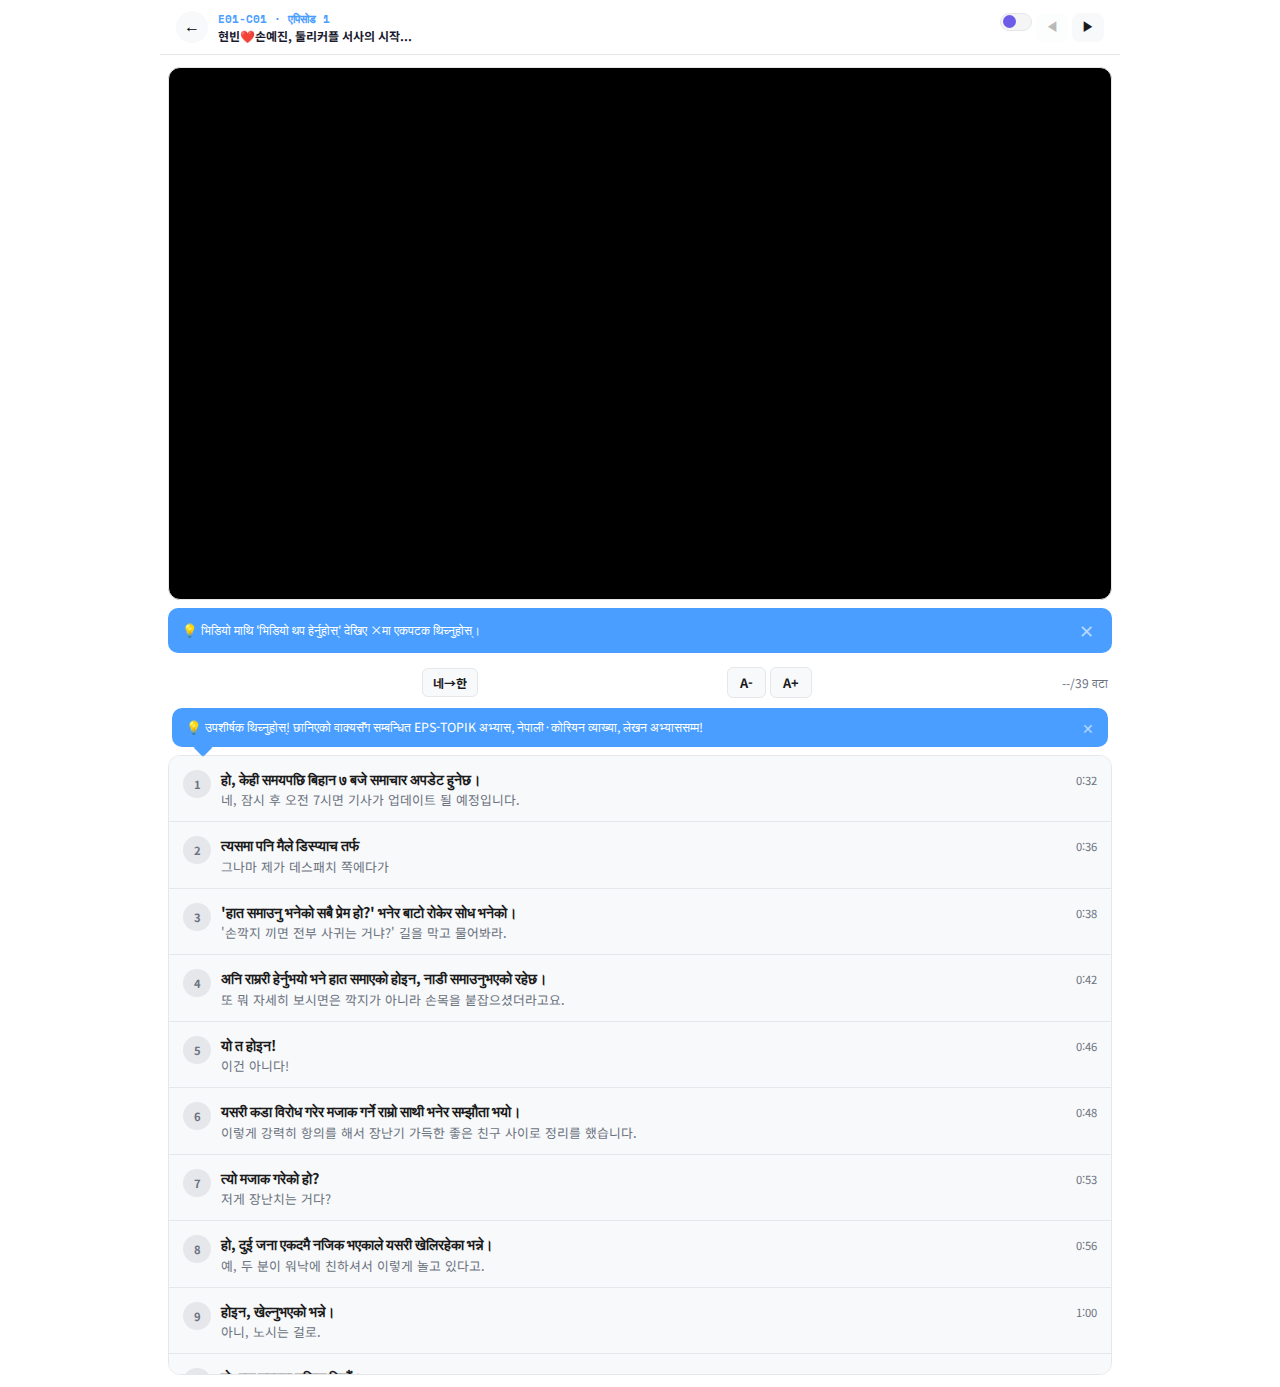
<file: learn.html>
<!DOCTYPE html>
<html lang="ko">
<head>
  <meta charset="UTF-8">
  <meta name="viewport" content="width=device-width, initial-scale=1.0, minimum-scale=0.5, maximum-scale=5.0, user-scalable=yes">
  <meta http-equiv="Cache-Control" content="no-cache, no-store, must-revalidate">
  <meta http-equiv="Pragma" content="no-cache">
  <meta http-equiv="Expires" content="0">
  <title>K▶T</title>
  <link rel="manifest" href="manifest.json">
  <meta name="theme-color" content="#FFFFFF">
  <meta name="apple-mobile-web-app-capable" content="yes">
  <meta name="apple-mobile-web-app-status-bar-style" content="black-translucent">
  <link rel="preconnect" href="https://fonts.googleapis.com">
  <link rel="preconnect" href="https://fonts.gstatic.com" crossorigin>
  <link href="https://fonts.googleapis.com/css2?family=Bebas+Neue&family=Sora:wght@400;600;700&family=Noto+Sans+KR:wght@400;700;900&family=Space+Mono:wght@400;700&display=swap" rel="stylesheet">
  <style>
    * { margin: 0; padding: 0; box-sizing: border-box; }
    body { font-family: 'Noto Sans KR', sans-serif; background: #ffffff; color: #1a1a2e; min-height: 100vh; -webkit-tap-highlight-color: transparent; }

    /* ── Nav ── */
    .learn-nav { background: #FFFFFF; padding: 10px 16px; position: sticky; top: 0; z-index: 100; border-bottom: 1px solid #E5E7EB; display: flex; align-items: center; gap: 10px; max-width: 960px; margin: 0 auto; }
    .nav-back { border: none; background: #F8F9FA; border-radius: 50%; width: 32px; height: 32px; font-size: 1rem; cursor: pointer; display: flex; align-items: center; justify-content: center; flex-shrink: 0; }
    .nav-back:active { background: #E5E7EB; }
    .nav-title { flex: 1; min-width: 0; }
    .nav-clip-id { font-family: 'Space Mono'; font-size: 0.7rem; color: #4A9EFF; font-weight: 700; }
    .nav-clip-name { font-size: 0.75rem; font-weight: 700; white-space: nowrap; overflow: hidden; text-overflow: ellipsis; }
    .nav-btns { display: flex; gap: 4px; flex-shrink: 0; }
    .nav-arrow { border: none; background: #F8F9FA; border-radius: 8px; padding: 6px 10px; font-size: 0.75rem; font-weight: 700; cursor: pointer; color: #1A1A1A; }
    .nav-arrow:active { background: #E5E7EB; }
    .nav-arrow:disabled { opacity: 0.3; cursor: not-allowed; }
    .wr-nav-row { display: flex; align-items: center; gap: 8px; flex: 1; min-width: 0; }
    .wr-nav-ne { flex: 1; min-width: 0; font-size: 0.75rem; font-weight: 700; color: #1A1A1A; white-space: nowrap; overflow: hidden; text-overflow: ellipsis; }
    .wr-nav-row-btns { display: flex; gap: 4px; flex-shrink: 0; }

    /* ── Container ── */
    .container { max-width: 960px; margin: 0 auto; padding: 12px 8px; }

    /* ── Player ── */
    .player-wrap { position: relative; width: 100%; padding-bottom: 56.25%; background: #000; border-radius: 12px; overflow: hidden; border: 1px solid #E5E7EB; }
    .player-wrap iframe { position: absolute; top: 0; left: 0; width: 100%; height: 100%; border: 0; }
    .now-playing { display: none; }

    /* ── Video lock overlay ── */
    .video-lock { display:none; position:absolute; top:0; left:0; right:0; bottom:0; z-index:10; background:rgba(0,0,0,0.7); backdrop-filter:blur(3px); flex-direction:column; justify-content:center; align-items:center; text-align:center; gap:10px; padding:16px; }
    .video-lock.show { display:flex; }
    .video-lock .vl-icon { font-size:2rem; }
    .video-lock .vl-title { color:#fff; font-size:0.85rem; font-weight:700; }
    .video-lock .vl-desc { color:rgba(255,255,255,0.7); font-size:0.7rem; line-height:1.5; }
    .video-lock .vl-btns { display:flex; gap:8px; margin-top:4px; flex-wrap:wrap; justify-content:center; }
    .video-lock .vl-btn { border:none; border-radius:8px; padding:8px 14px; font-size:0.72rem; font-weight:700; cursor:pointer; }
    .video-lock .vl-btn-ad { background:#FCD34D; color:#92400E; }
    .video-lock .vl-btn-ad:active { background:#FBBF24; }
    .video-lock .vl-btn-pro { background:#4A9EFF; color:#fff; }
    .video-lock .vl-btn-pro:active { background:#3B82F6; }

    /* ── Empty state ── */
    .empty-state { text-align: center; padding: 40px 20px; color: #6B7280; }
    .empty-state .icon { font-size: 3rem; margin-bottom: 10px; }
    .empty-state h3 { font-size: 1rem; margin-bottom: 6px; color: #1A1A1A; }
    .empty-state p { font-size: 0.8rem; line-height: 1.6; }

    /* ── Next clip banner ── */
    .next-clip-banner { display:none; position:fixed; bottom:0; left:0; right:0; z-index:900; background:rgba(0,0,0,0.92); backdrop-filter:blur(8px); padding:14px 20px; animation: slideUp .3s ease; }
    .next-clip-inner { max-width:960px; margin:0 auto; display:flex; align-items:center; gap:12px; }
    .next-clip-banner .ncb-info { flex:1; min-width:0; }
    .next-clip-banner .ncb-label { font-size:0.65rem; color:#9CA3AF; text-transform:uppercase; letter-spacing:1px; margin-bottom:2px; }
    .next-clip-banner .ncb-title { font-size:0.85rem; color:#fff; font-weight:600; white-space:nowrap; overflow:hidden; text-overflow:ellipsis; }
    .next-clip-banner .ncb-btn { background:#4A9EFF; color:#fff; border:none; border-radius:8px; padding:10px 18px; font-size:0.8rem; font-weight:700; cursor:pointer; white-space:nowrap; }
    .next-clip-banner .ncb-btn:active { transform:scale(0.96); }
    .next-clip-banner .ncb-close { background:none; border:none; color:#6B7280; font-size:1.2rem; cursor:pointer; padding:4px 8px; }
    @keyframes slideUp { from { transform: translateY(100%); } to { transform: translateY(0); } }

    /* ── Lock overlay ── */
    .lock-overlay { display:none; position:fixed; top:0; left:0; right:0; bottom:0; z-index:1000; background:rgba(0,0,0,0.55); backdrop-filter:blur(4px); justify-content:center; align-items:center; }
    .lock-overlay.show { display:flex; }
    .lock-sheet { background:#fff; border-radius:16px; padding:28px 24px; max-width:340px; width:90%; text-align:center; animation: slideUp .3s ease; }
    .lock-sheet .lock-icon { font-size:2.2rem; margin-bottom:8px; }
    .lock-sheet h3 { font-size:1rem; font-weight:800; margin-bottom:6px; }
    .lock-sheet .lock-clip { font-family:'Space Mono'; font-size:0.75rem; color:#4A9EFF; margin-bottom:8px; }
    .lock-sheet p { font-size:0.78rem; color:#6B7280; line-height:1.6; margin-bottom:16px; }
    .lock-sheet .lock-btn { display:block; width:100%; padding:12px; border:none; border-radius:10px; font-size:0.82rem; font-weight:700; cursor:pointer; margin-bottom:8px; }
    .lock-sheet .lock-btn-ad { background:#FFF3CD; color:#92400E; }
    .lock-sheet .lock-btn-ad:active { background:#FDE68A; }
    .lock-sheet .lock-btn-pro { background:#4A9EFF; color:#fff; }
    .lock-sheet .lock-btn-pro:active { background:#3B82F6; }
    .lock-sheet .lock-btn-close { background:#F3F4F6; color:#6B7280; }
    .lock-sheet .lock-btn-close:active { background:#E5E7EB; }

    /* ── Lock badge on subtitle ── */
    .lock-badge { display:inline-block; background:#F3F4F6; color:#9CA3AF; font-size:0.6rem; padding:2px 6px; border-radius:4px; margin-left:6px; vertical-align:middle; }

    /* ── Subtitle List ── */
    .sub-list-header { margin-top: 14px; padding: 0 4px; display: flex; justify-content: space-between; align-items: center; }
    .sub-list-header h2 { font-size: 0.85rem; font-weight: 700; color: #6B7280; }
    .btn-sub-order { background: #F8F9FA; border: 1px solid #E5E7EB; border-radius: 6px; padding: 5px 10px; font-size: 0.75rem; font-weight: 700; color: #1A1A1A; cursor: pointer; font-family: inherit; white-space: nowrap; }
    .btn-sub-order:active { background: #E5E7EB; }
    .sub-count { font-size: 0.75rem; color: #6B7280; }
    .font-controls { display: flex; gap: 4px; }
    .btn-font { background: #F8F9FA; border: 1px solid #E5E7EB; border-radius: 6px; padding: 5px 12px; font-size: 0.8rem; font-weight: 700; color: #1A1A1A; cursor: pointer; font-family: inherit; }
    .btn-font:active { background: #E5E7EB; }
    .sub-list { margin-top: 8px; max-height: calc(100vh - 280px); overflow-y: auto; border-radius: 12px; background: #F8F9FA; border: 1px solid #E5E7EB; scroll-behavior: smooth; -webkit-overflow-scrolling: touch; }
    .sub-list::-webkit-scrollbar { width: 4px; }
    .sub-list::-webkit-scrollbar-track { background: transparent; }
    .sub-list::-webkit-scrollbar-thumb { background: #E5E7EB; border-radius: 4px; }
    .sub-list.disabled, .loop-bar.disabled, .sub-list-header.disabled { pointer-events: none; opacity: 0.4; }

    /* ── Subtitle Item ── */
    .sub-item { border-bottom: 1px solid #E5E7EB; transition: background 0.2s; }
    .sub-item:last-child { border-bottom: none; }
    .sub-row { display: flex; align-items: flex-start; padding: 12px 14px; cursor: pointer; gap: 10px; }
    .sub-row:active { background: #F8F9FA; }
    .sub-num { flex-shrink: 0; width: 28px; height: 28px; border-radius: 50%; background: #E5E7EB; display: flex; align-items: center; justify-content: center; font-size: 0.7rem; font-weight: 700; color: #6B7280; margin-top: 2px; }
    .sub-text { flex: 1; min-width: 0; }
    .sub-ko, .sub-ne { line-height: 1.5; word-break: keep-all; }
    .sub-primary { font-size: calc(0.9rem * var(--font-scale, 1)); font-weight: 700; color: #1A1A1A; }
    .sub-secondary { font-size: calc(0.8rem * var(--font-scale, 1)); color: #6B7280; line-height: 1.4; margin-top: 2px; }
    .sub-time { flex-shrink: 0; font-size: 0.7rem; color: #6B7280; margin-top: 4px; }
    .sub-item.active { background: rgba(74,158,255,0.08); border-left: 3px solid #4A9EFF; }
    .sub-item.active .sub-num { background: #4A9EFF; color: #fff; }
    .sub-item.active .sub-primary { color: #4A9EFF; }

    /* ── Detail (accordion) ── */
    .sub-detail { max-height: 0; overflow: hidden; transition: max-height 0.3s ease; background: #F8F9FA; }
    .sub-detail.open { max-height: calc(200px * var(--font-scale, 1)); }

    /* ── Learn icon bar ── */
    .learn-bar { display: flex; justify-content: space-around; padding: 8px 14px 10px 42px; gap: 4px; }
    .learn-bar-btn { flex: 1; display: flex; flex-direction: column; align-items: center; justify-content: center; gap: 2px; border: none; border-radius: 10px; padding: 8px 2px 6px; cursor: pointer; font-family: inherit; background: #FFFFFF; border: 1px solid #E5E7EB; transition: background 0.15s; }
    .learn-bar-btn .lb-icon { font-size: 1.2rem; line-height: 1; }
    .learn-bar-btn .lb-label { font-size: calc(0.62rem * var(--font-scale, 1)); font-weight: 700; color: #1A1A1A; white-space: nowrap; }
    .learn-bar-btn:not(:disabled):active { background: #F8F9FA; }
    .learn-bar-btn:disabled { opacity: 0.35; cursor: not-allowed; }

    /* ── Learn tip ── */
    .learn-tip { margin: 10px 4px 0; padding: 10px 14px; background: #4A9EFF; color: #fff; font-size: 0.78rem; line-height: 1.5; border-radius: 10px; position: relative; cursor: pointer; animation: tipPulse 2s ease-in-out infinite; }
    .learn-tip::after { content: ''; position: absolute; bottom: -7px; left: 24px; width: 14px; height: 14px; background: #4A9EFF; transform: rotate(45deg); border-radius: 2px; }
    .learn-tip-close { float: right; margin-left: 8px; opacity: 0.6; font-size: 0.85rem; }
    @keyframes tipPulse { 0%, 100% { opacity: 1; } 50% { opacity: 0.85; } }

    /* ── Explain Overlay ── */
    .explain-overlay { display: none; background: #FFFFFF; flex-direction: column; position: fixed; top: 0; left: 0; z-index: 200; margin: 0; border-radius: 0; border: none; width: 100%; height: 100%; overflow: hidden; }
    .explain-overlay.open { display: flex; }
    .eo-header { display: flex; align-items: center; padding: 8px 12px; flex-shrink: 0; border-bottom: 1px solid #E5E7EB; gap: 8px; max-width: 960px; width: 100%; margin: 0 auto; box-sizing: border-box; }
    .eo-title { flex-shrink: 0; font-size: 0.85rem; font-weight: 700; color: #1A1A1A; white-space: nowrap; }
    .eo-btn { flex-shrink: 0; border: none; background: #F8F9FA; color: #1A1A1A; border-radius: 50%; width: 32px; height: 32px; font-size: 1rem; cursor: pointer; display: flex; align-items: center; justify-content: center; font-family: inherit; }
    .eo-btn:active { background: #E5E7EB; }
    .eo-btn.playing { background: #4A9EFF; color: #fff; }
    .eo-seekbar { flex-shrink: 0; padding: 6px 12px 2px; display: flex; align-items: center; gap: 8px; max-width: 960px; width: 100%; margin: 0 auto; box-sizing: border-box; }
    .eo-seek-time { font-size: 0.7rem; color: #6B7280; flex-shrink: 0; min-width: 32px; text-align: center; }
    .eo-seek-input { flex: 1; -webkit-appearance: none; appearance: none; height: 4px; border-radius: 2px; background: #E5E7EB; outline: none; cursor: pointer; }
    .eo-seek-input::-webkit-slider-thumb { -webkit-appearance: none; appearance: none; width: 14px; height: 14px; border-radius: 50%; background: #4A9EFF; cursor: pointer; }
    .eo-seek-input::-moz-range-thumb { width: 14px; height: 14px; border-radius: 50%; background: #4A9EFF; border: none; cursor: pointer; }
    .eo-lang-btn.active { background: #4A9EFF !important; border-color: #4A9EFF !important; }
    .eo-lang-btn.active .lb-label { color: #fff !important; }
    .eo-body { flex: 1; min-height: 0; overflow-y: auto; padding: 10px 14px; -webkit-overflow-scrolling: touch; scroll-behavior: smooth; cursor: pointer; max-width: 960px; width: 100%; margin: 0 auto; box-sizing: border-box; }
    .eo-para { font-size: 1.1rem; color: #6B7280; line-height: 1.8; word-break: keep-all; padding: 6px 8px; border-radius: 6px; margin-bottom: 4px; transition: color 0.3s, background 0.3s; }
    .eo-para.active { color: #1A1A1A; background: rgba(74,158,255,0.08); border-left: 3px solid #4A9EFF; }

    /* ── Tip banner ── */
    .tip-banner { margin-top: 8px; background: #4A9EFF; border-radius: 10px; padding: 10px 14px; display: flex; align-items: center; gap: 8px; font-size: 0.78rem; color: #fff; line-height: 1.5; }
    .tip-banner-text { flex: 1; }
    .tip-banner-close { flex-shrink: 0; border: none; background: none; color: rgba(255,255,255,0.6); font-size: 1.1rem; cursor: pointer; padding: 0 4px; font-family: inherit; }

    /* ── Loop state ── */
    .sub-item.looping { background: rgba(74,158,255,0.06); }
    .sub-item.looping .sub-num { background: #4A9EFF; color: #fff; }
    .sub-item.looping .sub-primary { color: #4A9EFF; }
    .loop-badge { font-size: 0.7rem; color: #4A9EFF; font-weight: 700; flex-shrink: 0; margin-top: 4px; }

    /* ── Loop control bar ── */
    .loop-bar { display: none; margin-top: 8px; background: #F8F9FA; border-radius: 10px; padding: 10px 14px; align-items: center; gap: 10px; border: 1px solid #E5E7EB; }
    .loop-bar.active { display: flex; }
    .loop-bar .loop-info { flex: 1; font-size: 0.8rem; color: #6B7280; min-width: 0; white-space: nowrap; overflow: hidden; text-overflow: ellipsis; }
    .loop-bar .loop-info strong { color: #4A9EFF; }
    .btn-action { flex-shrink: 0; border: none; border-radius: 20px; padding: 7px 16px; font-size: 0.78rem; font-weight: 700; cursor: pointer; font-family: inherit; }
    .btn-action:active { opacity: 0.8; }
    .btn-repeat { background: #4A9EFF; color: #fff; }
    .btn-speed { background: #6B7280; color: #fff; }
    .btn-play-all { background: #4A9EFF; color: #fff; }
    .btn-stop { background: #6B7280; color: #fff; }

    /* ── Quiz Overlay ── */
    .quiz-overlay { display: none; position: relative; background: #FFFFFF; border-radius: 12px; flex-direction: column; margin-top: 10px; border: 1px solid #E5E7EB; }
    .quiz-overlay.open { display: flex; }
    .qo-header { display: flex; align-items: center; padding: 10px 14px; flex-shrink: 0; border-bottom: 1px solid #E5E7EB; gap: 8px; }
    .qo-header-title { flex: 1; font-size: 20px; font-weight: 700; color: #1A1A1A; }
    .qo-theme-btn { flex-shrink: 0; border: none; background: #F8F9FA; border-radius: 50%; width: 32px; height: 32px; font-size: 16px; cursor: pointer; display: flex; align-items: center; justify-content: center; line-height: 1; }
    .qo-theme-btn:active { opacity: 0.7; }
    .qo-pbar { flex-shrink: 0; display: flex; gap: 3px; padding: 8px 14px 6px; justify-content: center; }
    .qo-dot { flex: 1; height: 8px; border-radius: 4px; background: #E5E7EB; max-width: 32px; cursor: pointer; transition: background 0.2s; }
    .qo-dot.current { background: #4A9EFF; box-shadow: 0 0 4px rgba(74,158,255,0.4); }
    .qo-dot.correct { background: #4CAF50; }
    .qo-dot.wrong { background: #F44336; }
    .qo-body { padding: 14px 16px; }
    .qo-progress { font-size: 20px; font-weight: 900; color: #1A1A1A; margin-bottom: 10px; display: flex; align-items: center; gap: 8px; }
    .qo-progress-section { font-size: 13px; font-weight: 700; padding: 3px 10px; border-radius: 10px; color: #fff; }
    .qo-progress-section.reading { background: #4A9EFF; }
    .qo-progress-section.listening { background: #4A9EFF; }
    .qo-instruction { font-size: 18px; font-weight: 700; color: #1A1A1A; line-height: 1.6; margin-bottom: 12px; }
    .qo-passage { background: #F8F9FA; border: 1px solid #E5E7EB; border-radius: 8px; padding: 12px 14px; font-size: 17px; line-height: 1.7; color: #1A1A1A; margin-bottom: 12px; }
    .qo-question { font-size: 18px; line-height: 1.7; color: #1A1A1A; margin-bottom: 12px; }
    .qo-blank { letter-spacing: 0.3em; }
    .qo-audio-wrap { margin-bottom: 12px; }
    .qo-audio-btn { display: block; width: 100%; background: #F8F9FA; border: 1px solid #E5E7EB; border-radius: 8px; padding: 12px; font-size: 18px; font-weight: 700; color: #1A1A1A; cursor: pointer; font-family: inherit; }
    .qo-audio-btn:active { opacity: 0.8; }
    .qo-audio-btn.playing { background: rgba(74,158,255,0.08); border-color: #4A9EFF; color: #4A9EFF; }
    .qo-toggle-text-btn { display: block; width: 100%; background: rgba(74,158,255,0.06); border: 1px dashed #4A9EFF; border-radius: 8px; padding: 8px; font-size: 14px; font-weight: 600; color: #4A9EFF; cursor: pointer; font-family: inherit; margin-top: 6px; }
    .qo-toggle-text-btn:active { opacity: 0.8; }
    .qo-toggle-hint { font-size: 11px; color: #6B7280; text-align: center; margin-top: 4px; }
    .qo-audio-text { font-size: 15px; color: #1A1A1A; margin-top: 8px; line-height: 1.8; padding: 12px 14px; background: #F8F9FA; border-radius: 8px; border-left: 3px solid #4A9EFF; }
    .qo-choices { display: flex; flex-direction: column; gap: 8px; margin-bottom: 12px; }
    .qo-choice { display: flex; align-items: flex-start; gap: 10px; background: #F8F9FA; border: 2px solid #E5E7EB; border-radius: 8px; padding: 14px 16px; cursor: pointer; font-family: inherit; text-align: left; width: 100%; color: #1A1A1A; }
    .qo-choice:active:not(.checked) { background: rgba(74,158,255,0.08); }
    .qo-choice.selected { border-color: #4A9EFF; background: rgba(74,158,255,0.08); }
    .qo-choice.correct { border-color: #4CAF50; background: #E8F5E9; color: #1B5E20; }
    .qo-choice.wrong { border-color: #F44336; background: #FFEBEE; color: #B71C1C; }
    .qo-choice.dimmed { opacity: 0.4; }
    .qo-choice-num { flex-shrink: 0; font-size: 18px; font-weight: 700; }
    .qo-choice-text { flex: 1; font-size: 18px; line-height: 1.5; }
    .qo-image-wrap { margin-bottom: 12px; text-align: center; }
    .qo-image { max-width: 80%; max-height: 250px; object-fit: contain; border-radius: 8px; background: #F8F9FA; }
    .qo-image-placeholder { width: 80%; max-height: 250px; height: 120px; margin: 0 auto; background: #F8F9FA; border-radius: 8px; display: flex; align-items: center; justify-content: center; font-size: 16px; color: #6B7280; }
    .qo-img-choices { display: grid; grid-template-columns: 1fr 1fr; gap: 8px; margin-bottom: 12px; }
    .qo-img-choice { background: #F8F9FA; border: 2px solid #E5E7EB; border-radius: 8px; cursor: pointer; overflow: hidden; text-align: center; }
    .qo-img-choice.selected { border-color: #4A9EFF; }
    .qo-img-choice.correct { border-color: #4CAF50; }
    .qo-img-choice.wrong { border-color: #F44336; }
    .qo-img-choice img { width: 100%; height: 80px; object-fit: contain; }
    .qo-img-placeholder { width: 100%; height: 80px; display: flex; align-items: center; justify-content: center; font-size: 1.5rem; color: #6B7280; }
    .qo-img-label { padding: 6px; font-size: 14px; font-weight: 700; color: #6B7280; }
    .qo-check-btn { display: block; width: 100%; background: #4A9EFF; border: none; border-radius: 8px; padding: 14px; font-size: 18px; font-weight: 700; color: #fff; cursor: pointer; font-family: inherit; margin-bottom: 10px; }
    .qo-check-btn:active { opacity: 0.8; }
    .qo-check-btn:disabled { background: #E5E7EB; color: #6B7280; cursor: not-allowed; }
    .qo-result { text-align: center; padding: 10px; border-radius: 8px; font-size: 18px; font-weight: 700; margin-bottom: 10px; }
    .qo-result.correct { background: #E8F5E9; color: #2E7D32; }
    .qo-result.wrong { background: #FFEBEE; color: #C62828; }
    .qo-explain { background: #F8F9FA; border: 1px solid #E5E7EB; border-radius: 8px; padding: 12px 14px; margin-bottom: 10px; }
    .qo-explain-ko { font-size: 16px; color: #4A9EFF; line-height: 1.6; margin-bottom: 6px; }
    .qo-explain-ne { font-size: 16px; color: #6B7280; line-height: 1.6; }
    .qo-transcript { background: #F8F9FA; border: 1px solid #E5E7EB; border-radius: 8px; padding: 10px 14px; font-size: 15px; color: #6B7280; line-height: 1.6; margin-bottom: 10px; }
    .qo-retry-one { display: block; margin: 0 auto 6px; background: #F8F9FA; border: 1px solid #E5E7EB; border-radius: 6px; padding: 8px 18px; font-size: 14px; font-weight: 600; color: #6B7280; cursor: pointer; font-family: inherit; }
    .qo-retry-one:active { opacity: 0.7; }
    .qo-nav { flex-shrink: 0; display: flex; gap: 8px; padding: 10px 14px; border-top: 1px solid #E5E7EB; }
    .qo-nav:empty { display: none; }
    .qo-nav-btn { flex: 1; border: none; border-radius: 8px; padding: 14px; font-size: 18px; font-weight: 700; cursor: pointer; font-family: inherit; }
    .qo-nav-btn:active { opacity: 0.8; }
    .qo-nav-btn:disabled { opacity: 0.4; cursor: not-allowed; }
    .qo-prev { background: #F8F9FA; color: #1A1A1A; }
    .qo-next { background: #4A9EFF; color: #fff; }
    .qo-results-screen { text-align: center; padding: 24px 14px; }
    .qo-results-icon { font-size: 3rem; margin-bottom: 10px; }
    .qo-results-title { font-size: 22px; font-weight: 900; color: #1A1A1A; margin-bottom: 10px; }
    .qo-results-score { font-size: 18px; color: #4A9EFF; font-weight: 700; margin-bottom: 14px; }
    .qo-results-detail { background: #F8F9FA; border: 1px solid #E5E7EB; border-radius: 8px; padding: 12px; margin-bottom: 18px; }
    .qo-results-row { font-size: 16px; color: #6B7280; padding: 4px 0; }
    .qo-results-btns { display: flex; gap: 8px; }
    .qo-results-btn { flex: 1; border: none; border-radius: 8px; padding: 14px; font-size: 18px; font-weight: 700; cursor: pointer; font-family: inherit; }
    .qo-results-btn:active { opacity: 0.8; }
    .qo-retry { background: #4A9EFF; color: #fff; }
    .qo-close { background: #F8F9FA; color: #1A1A1A; }
    .qo-review-btns { display: flex; gap: 8px; margin-top: 10px; }
    .qo-review-btn { flex: 1; border: none; border-radius: 8px; padding: 10px 8px; font-size: 13px; font-weight: 700; color: #fff; cursor: pointer; font-family: inherit; }
    .qo-review-btn:active { opacity: 0.8; }
    .qo-review-btn.ne { background: #4A9EFF; }
    .qo-review-btn.ko { background: #4A9EFF; }
    .quiz-overlay .eo-btn { background: #F8F9FA; color: #1A1A1A; }
    .quiz-overlay .eo-btn:active { background: #E5E7EB; }

    /* ── Quiz Dark Mode ── */
    .quiz-dark { background: #1a1a2e; box-shadow: 0 4px 16px rgba(0,0,0,0.3); }
    .quiz-dark .qo-header { border-bottom-color: rgba(255,255,255,0.1); }
    .quiz-dark .qo-header-title { color: #fff; }
    .quiz-dark .qo-theme-btn { background: rgba(255,255,255,0.15); }
    .quiz-dark .qo-dot { background: rgba(255,255,255,0.15); }
    .quiz-dark .qo-dot.current { background: #F39C12; box-shadow: 0 0 4px rgba(243,156,18,0.6); }
    .quiz-dark .qo-dot.correct { background: #4caf50; }
    .quiz-dark .qo-dot.wrong { background: #e94560; }
    .quiz-dark .qo-progress { color: #fff; }
    .quiz-dark .qo-progress-section.listening { background: #4caf50; }
    .quiz-dark .qo-instruction { color: #fff; }
    .quiz-dark .qo-passage { background: #2a2a4a; border-color: transparent; color: rgba(255,255,255,0.8); }
    .quiz-dark .qo-question { color: rgba(255,255,255,0.85); }
    .quiz-dark .qo-blank { color: rgba(255,255,255,0.5); }
    .quiz-dark .qo-audio-btn { background: rgba(255,255,255,0.1); border-color: rgba(255,255,255,0.2); color: #fff; }
    .quiz-dark .qo-audio-btn.playing { background: rgba(76,175,80,0.3); border-color: #4caf50; color: #fff; }
    .quiz-dark .qo-toggle-text-btn { background: rgba(255,179,0,0.15); border-color: rgba(255,179,0,0.4); color: #FFB300; }
    .quiz-dark .qo-toggle-hint { color: rgba(255,255,255,0.3); }
    .quiz-dark .qo-audio-text { color: rgba(255,255,255,0.75); background: rgba(92,107,192,0.15); border-left-color: #7986CB; }
    .quiz-dark .qo-choice { background: rgba(255,255,255,0.08); border-color: rgba(255,255,255,0.15); color: rgba(255,255,255,0.8); }
    .quiz-dark .qo-choice:active:not(.checked) { background: rgba(255,255,255,0.15); }
    .quiz-dark .qo-choice.selected { border-color: #F39C12; background: rgba(243,156,18,0.15); }
    .quiz-dark .qo-choice.correct { border-color: #4caf50; background: rgba(76,175,80,0.2); color: #fff; }
    .quiz-dark .qo-choice.wrong { border-color: #e94560; background: rgba(233,69,96,0.2); color: #fff; }
    .quiz-dark .qo-img-choice { background: rgba(255,255,255,0.05); border-color: rgba(255,255,255,0.15); }
    .quiz-dark .qo-img-choice.selected { border-color: #F39C12; }
    .quiz-dark .qo-img-choice.correct { border-color: #4caf50; }
    .quiz-dark .qo-img-choice.wrong { border-color: #e94560; }
    .quiz-dark .qo-img-placeholder { color: rgba(255,255,255,0.2); }
    .quiz-dark .qo-img-label { color: rgba(255,255,255,0.6); }
    .quiz-dark .qo-check-btn:disabled { background: rgba(255,255,255,0.15); color: rgba(255,255,255,0.3); }
    .quiz-dark .qo-result.correct { background: rgba(76,175,80,0.2); color: #4caf50; }
    .quiz-dark .qo-result.wrong { background: rgba(233,69,96,0.2); color: #e94560; }
    .quiz-dark .qo-explain { background: #2a2a4a; border-color: transparent; }
    .quiz-dark .qo-explain-ko { color: #90caf9; }
    .quiz-dark .qo-explain-ne { color: #a5d6a7; }
    .quiz-dark .qo-transcript { background: rgba(171,71,188,0.15); border-color: transparent; color: #ce93d8; }
    .quiz-dark .qo-retry-one { background: rgba(255,255,255,0.1); border-color: rgba(255,255,255,0.15); color: rgba(255,255,255,0.6); }
    .quiz-dark .qo-nav { border-top-color: rgba(255,255,255,0.1); }
    .quiz-dark .qo-prev { background: rgba(255,255,255,0.15); color: #fff; }
    .quiz-dark .qo-next { background: #F39C12; }
    .quiz-dark .qo-results-title { color: #fff; }
    .quiz-dark .qo-results-score { color: #F39C12; }
    .quiz-dark .qo-results-detail { background: #2a2a4a; border-color: transparent; }
    .quiz-dark .qo-results-row { color: rgba(255,255,255,0.7); }
    .quiz-dark .qo-retry { background: #F39C12; }
    .quiz-dark .qo-close { background: rgba(255,255,255,0.15); color: #fff; }
    .quiz-dark .eo-btn { background: rgba(255,255,255,0.15); color: #fff; }
    .quiz-dark .eo-btn:active { background: rgba(255,255,255,0.3); }
    .quiz-dark .qr-inline-title { color: #fff; }
    .quiz-dark .qo-body .eo-para { color: rgba(255,255,255,0.6); }
    .quiz-dark .qo-body .eo-para.active { color: #fff; background: rgba(255,193,7,0.2); border-left-color: #ffc107; }
    .quiz-dark .qo-body .eo-seek-time { color: rgba(255,255,255,0.5); }
    .quiz-dark .qo-body .eo-seek-input { background: rgba(255,255,255,0.2); }

    /* ── Writing Overlay ── */
    .writing-overlay { display: none; position: relative; background: #FFFFFF; border-radius: 12px; flex-direction: column; margin-top: 10px; border: 1px solid #E5E7EB; max-height: 85vh; overflow-y: auto; -webkit-overflow-scrolling: touch; }
    .writing-overlay.open { display: flex; }
    .writing-overlay .qo-header { padding: 6px 10px; }
    .writing-overlay .eo-btn { background: #F8F9FA; color: #1A1A1A; }
    .writing-overlay .eo-btn:active { background: #E5E7EB; }
    .wr-progress { display: flex; gap: 4px; justify-content: center; padding: 4px 10px 2px; flex-wrap: wrap; }
    .wr-prog-btn { width: 28px; height: 28px; border-radius: 50%; border: 2px solid #D1D5DB; background: #fff; color: #9CA3AF; font-size: 12px; font-weight: 800; cursor: pointer; font-family: inherit; display: flex; align-items: center; justify-content: center; transition: background 0.1s, transform 0.1s, border-color 0.1s, color 0.1s; }
    .wr-prog-btn:active { transform: scale(0.9); }
    .wr-prog-btn.prog-active { border-color: #2563EB; background: #2563EB; color: #fff; box-shadow: 0 0 8px rgba(37,99,235,0.5); }
    .wr-prog-btn.prog-done { border-color: #D1D5DB; background: #fff; color: #6B7280; }
    .wr-body { padding: 4px 10px; }
    .wr-sentence { font-size: 16px; font-weight: 800; text-align: center; padding: 4px 8px; border-bottom: 1px solid #E5E7EB; margin-bottom: 4px; line-height: 1.4; color: #1A1A1A; }
    .wr-sentence .wr-w { transition: color 0.2s; color: #6B7280; cursor: pointer; }
    .wr-sentence .wr-w-done { color: #16A34A; }
    .wr-sentence .wr-w-active { color: #2563EB; text-decoration: underline; text-underline-offset: 4px; }
    .wr-char-area { display: flex; flex-direction: column; align-items: center; margin-bottom: 4px; }
    .wr-char-inline { display: flex; align-items: center; justify-content: center; gap: 8px; }
    .wr-char-ne { font-size: 13px; font-weight: 700; color: #2563EB; max-width: 80px; line-height: 1.3; }
    .wr-char-box { position: relative; width: 56px; height: 56px; display: flex; align-items: center; justify-content: center; margin-bottom: 2px; flex-shrink: 0; }
    .wr-target-char { font-size: 36px; color: #E5E7EB; position: absolute; font-weight: 700; }
    .wr-composed { font-size: 36px; color: #1A1A1A; position: relative; font-weight: 800; }
    .wr-composed.flash-correct { color: #16A34A; transition: color 0.2s; }
    .wr-jamo-slots { display: flex; gap: 4px; justify-content: center; }
    .wr-slot { min-width: 26px; height: 30px; border-radius: 5px; background: #E5E7EB; display: flex; align-items: center; justify-content: center; font-size: 14px; font-weight: 700; color: #9CA3AF; }
    .wr-slot.filled { background: #16A34A; color: #fff; }
    .wr-slot.current { background: #F3F4F6; color: #9CA3AF; }
    .wr-alt-hint { font-size: 11px; color: #6B7280; margin-top: 2px; font-weight: 600; }
    .wr-explain { padding: 4px 10px; margin-top: 3px; background: rgba(37,99,235,0.08); border-radius: 6px; font-size: 12px; color: #1D4ED8; line-height: 1.4; }
    .wr-completed-chars { display: flex; flex-wrap: wrap; gap: 10px; justify-content: center; margin-bottom: 12px; }
    .wr-done-char { display: inline-flex; align-items: center; gap: 8px; font-size: 28px; font-weight: 800; color: #16A34A; }
    .wr-char-audio-btn { border: none; background: rgba(22,163,74,0.1); border-radius: 8px; cursor: pointer; font-size: 18px; padding: 6px 10px; opacity: 0.8; transition: opacity 0.15s, transform 0.1s; }
    .wr-char-audio-btn:active { opacity: 1; transform: scale(1.15); }
    .wr-char-next-row { display: flex; gap: 8px; justify-content: center; margin-top: 6px; margin-bottom: 4px; }
    .wr-char-next-btn { border: none; border-radius: 8px; padding: 8px 16px; font-size: 13px; font-weight: 700; cursor: pointer; font-family: inherit; transition: transform 0.1s; min-height: 36px; }
    .wr-char-next-btn:active { opacity: 0.8; transform: scale(0.95); }
    .wr-char-replay-btn { background: rgba(37,99,235,0.12); color: #1D4ED8; }
    .wr-char-advance-btn { background: #2563EB; color: #fff; }
    .wr-char-audio-row { display: inline-flex; gap: 6px; margin-left: 12px; vertical-align: middle; }
    .wr-char-audio-play { border: none; border-radius: 8px; padding: 4px 10px; font-size: 16px; font-weight: 700; cursor: pointer; font-family: inherit; background: rgba(255,255,255,0.5); color: #15803D; transition: transform 0.1s; line-height: 1.3; }
    .wr-char-audio-play:active { opacity: 0.8; transform: scale(0.95); }
    .wr-keyboard { margin-bottom: 4px; }
    .wr-kb-row { display: flex; flex-wrap: wrap; gap: 3px; margin-bottom: 3px; justify-content: center; }
    .wr-kb-label { font-size: 0.55rem; color: #4B5563; text-align: center; margin-bottom: 1px; font-weight: 600; }
    .wr-kb-btn { border: none; border-radius: 5px; padding: 6px 0; font-size: 13px; font-weight: 800; cursor: pointer; font-family: inherit; min-width: 27px; text-align: center; }
    .wr-kb-btn.consonant { background: rgba(37,99,235,0.12); color: #1D4ED8; }
    .wr-kb-btn.vowel { background: rgba(22,163,74,0.12); color: #15803D; }
    .wr-kb-btn:active { opacity: 0.7; transform: scale(0.93); }
    .wr-kb-btn.correct-anim { background: #16A34A !important; color: #fff !important; }
    .wr-kb-btn.wrong-anim { background: #DC2626 !important; color: #fff !important; }
    .wr-skip-row { display: flex; justify-content: center; gap: 6px; margin-top: 3px; flex-wrap: wrap; }
    .wr-skip-btn { border: none; background: rgba(0,0,0,0.06); color: #374151; font-size: 0.72rem; font-weight: 600; cursor: pointer; font-family: inherit; padding: 5px 10px; border-radius: 6px; transition: background 0.1s, transform 0.1s; }
    .wr-skip-btn:active { color: #1A1A1A; background: rgba(0,0,0,0.15); transform: scale(0.95); }
    .wr-word-done { text-align: center; padding: 14px; margin-bottom: 8px; background: rgba(22,163,74,0.1); border-radius: 10px; font-size: 20px; font-weight: 800; color: #15803D; transition: background 0.1s, transform 0.1s; }
    .wr-word-done:active { transform: scale(0.95); background: rgba(22,163,74,0.25); }
    .wr-word-btns { display: flex; gap: 8px; margin-bottom: 8px; }
    .wr-repeat-btn, .wr-next-btn { flex: 1; border: none; border-radius: 8px; padding: 14px; font-size: 17px; font-weight: 700; color: #fff; cursor: pointer; font-family: inherit; transition: transform 0.1s; }
    .wr-repeat-btn { background: #2563EB; }
    .wr-next-btn { background: #2563EB; }
    .wr-repeat-btn:active, .wr-next-btn:active { opacity: 0.8; transform: scale(0.95); }
    .wr-char-explain-list { margin-bottom: 8px; padding: 8px 12px; background: #F8F9FA; border: 1px solid #E5E7EB; border-radius: 8px; }
    .wr-char-explain-item { font-size: 15px; color: #374151; line-height: 1.6; }
    .wr-complete { text-align: center; padding: 14px 10px; }
    .wr-complete-icon { font-size: 2.5rem; margin-bottom: 6px; }
    .wr-complete-title { font-size: 22px; font-weight: 900; margin-bottom: 8px; color: #1A1A1A; }
    .wr-complete-words { display: flex; flex-wrap: wrap; gap: 4px 12px; justify-content: center; font-size: 24px; font-weight: 800; color: #1A1A1A; margin-bottom: 6px; }
    .wr-cw { display: flex; flex-direction: column; align-items: center; transition: color 0.2s; }
    .wr-cw-ne { font-size: 13px; font-weight: 600; color: #6B7280; line-height: 1.3; }
    .wr-cw.wr-cw-playing { color: #2563EB; }
    .wr-cw.wr-cw-playing .wr-cw-ne { color: #2563EB; }
    .wr-complete-words .wr-cw-highlight { color: #2563EB; }
    .wr-complete-ne { font-size: 18px; color: #1F2937; margin-bottom: 10px; line-height: 1.5; font-weight: 600; }
    .wr-complete-btns { display: flex; gap: 8px; margin-bottom: 8px; }
    .wr-cbtn { flex: 1; border: none; border-radius: 8px; padding: 14px; font-size: 16px; font-weight: 700; cursor: pointer; font-family: inherit; transition: transform 0.1s; }
    .wr-cbtn:active { opacity: 0.8; transform: scale(0.95); }
    .wr-cbtn-repeat { background: #2563EB; color: #fff; }
    .wr-cbtn-retry { background: #059669; color: #fff; }
    .wr-cbtn-close { background: #E5E7EB; color: #1A1A1A; margin-top: 2px; }

    /* ── Writing Dark Mode ── */
    .quiz-dark.writing-overlay { background: #1a1a2e; }
    .quiz-dark.writing-overlay .qo-header { border-bottom-color: rgba(255,255,255,0.1); }
    .quiz-dark.writing-overlay .qo-header-title { color: #fff; }
    .quiz-dark.writing-overlay .qo-theme-btn { background: rgba(255,255,255,0.15); }
    .quiz-dark.writing-overlay .eo-btn { background: rgba(255,255,255,0.15); color: #fff; }
    .quiz-dark .wr-sentence { color: #E5E7EB; border-bottom-color: rgba(255,255,255,0.1); }
    .quiz-dark .wr-sentence .wr-w { color: rgba(255,255,255,0.4); }
    .quiz-dark .wr-done-char { color: #4ADE80; }
    .quiz-dark .wr-sentence .wr-w-done { color: #4ADE80; }
    .quiz-dark .wr-sentence .wr-w-active { color: #60A5FA; }
    .quiz-dark .wr-char-ne { color: #60A5FA; }
    .quiz-dark .wr-target-char { color: rgba(255,255,255,0.15); }
    .quiz-dark .wr-composed { color: #fff; }
    .quiz-dark .wr-composed.flash-correct { color: #4ADE80; }
    .quiz-dark .wr-slot { background: rgba(255,255,255,0.15); color: rgba(255,255,255,0.4); }
    .quiz-dark .wr-slot.filled { background: #4ADE80; color: #1a1a2e; }
    .quiz-dark .wr-slot.current { background: rgba(255,255,255,0.15); color: rgba(255,255,255,0.4); }
    .quiz-dark .wr-explain { background: rgba(37,99,235,0.15); color: #93C5FD; }
    .quiz-dark .wr-char-replay-btn { background: rgba(37,99,235,0.25); color: #93C5FD; }
    .quiz-dark .wr-char-advance-btn { background: #3B82F6; color: #fff; }
    .quiz-dark .wr-char-audio-play { background: rgba(255,255,255,0.15); color: #4ADE80; }
    .quiz-dark .wr-alt-hint { color: rgba(255,255,255,0.45); }
    .quiz-dark .wr-kb-btn.consonant { background: rgba(37,99,235,0.25); color: #93C5FD; }
    .quiz-dark .wr-kb-btn.vowel { background: rgba(22,163,74,0.25); color: #86EFAC; }
    .quiz-dark .wr-kb-btn.wrong-anim { background: rgba(220,38,38,0.4) !important; color: #FCA5A5 !important; }
    .quiz-dark .wr-kb-label { color: rgba(255,255,255,0.5); }
    .quiz-dark .wr-complete-title { color: #fff; }
    .quiz-dark .wr-complete-words { color: #F3F4F6; }
    .quiz-dark .wr-cw-ne { color: rgba(255,255,255,0.5); }
    .quiz-dark .wr-cw.wr-cw-playing .wr-cw-ne { color: #60A5FA; }
    .quiz-dark .wr-complete-ne { color: #86EFAC; font-weight: 600; }
    .quiz-dark .wr-cbtn-repeat { background: #3B82F6; }
    .quiz-dark .wr-cbtn-retry { background: #10B981; }
    .quiz-dark .wr-word-done { background: rgba(22,163,74,0.2); color: #4ADE80; }
    .quiz-dark .wr-char-explain-list { background: rgba(37,99,235,0.12); border-color: transparent; }
    .quiz-dark .wr-char-explain-item { color: #93C5FD; }
    .quiz-dark .wr-cbtn-close { background: rgba(255,255,255,0.15); color: #fff; }
    .quiz-dark .wr-prog-btn { border-color: rgba(255,255,255,0.25); background: rgba(255,255,255,0.1); color: rgba(255,255,255,0.5); font-size: 15px; }
    .quiz-dark .wr-prog-btn.prog-active { border-color: #3B82F6; background: #3B82F6; color: #fff; }
    .quiz-dark .wr-prog-btn.prog-done { border-color: rgba(255,255,255,0.25); background: rgba(255,255,255,0.1); color: rgba(255,255,255,0.5); }
    .quiz-dark .wr-skip-btn { color: rgba(255,255,255,0.55); background: rgba(255,255,255,0.1); }
    .quiz-dark .wr-skip-btn:active { color: #fff; background: rgba(255,255,255,0.25); }
    .quiz-dark .wr-word-done:active { background: rgba(22,163,74,0.35); }

    /* ── Responsive ── */
    @media (max-width: 400px) {
      .learn-bar { padding: 6px 10px 8px 36px; gap: 2px; }
      .learn-bar-btn { padding: 6px 1px 4px; border-radius: 8px; }
      .learn-bar-btn .lb-icon { font-size: 1rem; }
      .learn-bar-btn .lb-label { font-size: calc(0.56rem * var(--font-scale, 1)); }
      .btn-action { padding: 6px 10px; font-size: 0.72rem; }
    }

    /* ── Page Dark Mode ── */
    .learn-theme-btn { border: none; width: 32px; height: 18px; border-radius: 100px; border: 1.5px solid #E5E7EB; background: rgba(0,0,0,0.04); cursor: pointer; padding: 0; position: relative; flex-shrink: 0; }
    .learn-theme-btn::after { content: ''; position: absolute; top: 1.5px; left: 1.5px; width: 13px; height: 13px; border-radius: 50%; background: #6c5ce7; transition: .3s; }
    html[data-theme="dark"] body { background: #0e1018; color: #f0f0f5; }
    html[data-theme="dark"] .learn-nav { background: rgba(14,16,24,0.88); border-bottom-color: rgba(255,255,255,0.08); }
    html[data-theme="dark"] .nav-back { background: rgba(255,255,255,0.08); color: #f0f0f5; }
    html[data-theme="dark"] .nav-clip-id { color: #9ba4b8; }
    html[data-theme="dark"] .nav-clip-name { color: #f0f0f5; }
    html[data-theme="dark"] .nav-arrow { background: rgba(255,255,255,0.08); color: #f0f0f5; }
    html[data-theme="dark"] .wr-nav-ne { color: #f0f0f5; }
    html[data-theme="dark"] .player-wrap { border-color: rgba(255,255,255,0.08); }
    html[data-theme="dark"] .btn-action { background: rgba(255,255,255,0.08); color: #f0f0f5; border-color: rgba(255,255,255,0.12); }
    html[data-theme="dark"] .loop-bar { background: rgba(255,255,255,0.04); border-color: rgba(255,255,255,0.08); }
    html[data-theme="dark"] .loop-info { color: #f0f0f5; }
    html[data-theme="dark"] .sub-list-header h2 { color: #f0f0f5; }
    html[data-theme="dark"] .btn-sub-order { background: rgba(255,255,255,0.08); border-color: rgba(255,255,255,0.12); color: #f0f0f5; }
    html[data-theme="dark"] .btn-font { background: rgba(255,255,255,0.08); border-color: rgba(255,255,255,0.12); color: #f0f0f5; }
    html[data-theme="dark"] .sub-count { color: #9ba4b8; }
    html[data-theme="dark"] .sub-item { background: #1e1e2e; border-color: rgba(255,255,255,0.08); }
    html[data-theme="dark"] .sub-primary { color: #e2e2e8; }
    html[data-theme="dark"] .sub-secondary { color: #9ba4b8; }
    html[data-theme="dark"] .sub-ko { color: #e2e2e8; }
    html[data-theme="dark"] .sub-ne { color: #9ba4b8; }
    html[data-theme="dark"] .sub-num { background: rgba(255,255,255,0.1); color: #e2e2e8; }
    html[data-theme="dark"] .sub-time { color: #9ba4b8; }
    html[data-theme="dark"] .sub-item.active { background: rgba(0,206,201,0.12); border-color: rgba(0,206,201,0.3); }
    html[data-theme="dark"] .sub-item.active .sub-primary { color: #4fc3f7; }
    html[data-theme="dark"] .sub-item.looping { background: rgba(74,158,255,0.1); }
    html[data-theme="dark"] .sub-list { background: #0e1018; }
    html[data-theme="dark"] .learn-bar { background: rgba(14,16,24,0.95); border-top-color: rgba(255,255,255,0.08); }
    html[data-theme="dark"] .learn-bar-btn { color: #9ba4b8; }
    html[data-theme="dark"] .learn-bar-btn.active { color: #00cec9; }
    html[data-theme="dark"] .eo-lang-btn { background: rgba(255,255,255,0.08); border-color: rgba(255,255,255,0.1); }
    html[data-theme="dark"] .eo-lang-btn .lb-label { color: #9ba4b8; }
    html[data-theme="dark"] .eo-lang-btn.active { background: #4A9EFF !important; border-color: #4A9EFF !important; }
    html[data-theme="dark"] .eo-lang-btn.active .lb-label { color: #fff !important; }
    html[data-theme="dark"] .tip-banner { background: #3a8ae6; color: #fff; }
    html[data-theme="dark"] .empty-state { color: #9ba4b8; }
    html[data-theme="dark"] .lock-sheet { background: #151822; color: #f0f0f5; }
    html[data-theme="dark"] .next-clip-inner { color: #f0f0f5; }
    html[data-theme="dark"] .learn-theme-btn { border-color: rgba(255,255,255,0.12); background: rgba(255,255,255,0.08); }
    html[data-theme="dark"] .learn-theme-btn::after { left: calc(100% - 15px); background: #00cec9; }
  </style>
  <script>(function(){var t=localStorage.getItem('kt-theme')||'light';document.documentElement.setAttribute('data-theme',t)})()</script>
</head>
<body>

<div class="learn-nav">
  <button class="nav-back" onclick="goBack()" title="뒤로">&#8592;</button>
  <div class="nav-title">
    <div class="nav-clip-id" id="nav-clip-id">...</div>
    <div class="nav-clip-name" id="nav-clip-name">...</div>
  </div>
  <div class="nav-btns">
    <button class="learn-theme-btn" onclick="var h=document.documentElement;var c=h.getAttribute('data-theme')||'light';var n=c==='light'?'dark':'light';h.setAttribute('data-theme',n);localStorage.setItem('kt-theme',n)" aria-label="Theme"></button>
    <button class="nav-arrow" id="btn-prev-clip" onclick="goPrevClip()" disabled>&#9664;</button>
    <button class="nav-arrow" id="btn-next-clip" onclick="goNextClip()" disabled>&#9654;</button>
  </div>
  <div class="wr-nav-row" id="wr-nav-row" style="display:none">
    <div class="wr-nav-ne" id="wr-nav-ne"></div>
    <div class="wr-nav-row-btns">
      <button class="nav-arrow" id="btn-wr-prev" onclick="wrGoToSentence(-1)">&#9664;</button>
      <button class="nav-arrow" id="btn-wr-next" onclick="wrGoToSentence(1)">&#9654;</button>
    </div>
  </div>
</div>

<div class="container">
  <div class="player-wrap" id="player-wrap">
    <div id="player"></div>
    <div class="video-lock" id="video-lock">
      <div class="vl-icon">&#128274;</div>
      <div class="vl-title">PREMIUM CLIP</div>
      <div class="vl-desc">EP2 이후 클립은 잠금 상태입니다</div>
      <div class="vl-btns">
        <button class="vl-btn vl-btn-ad" onclick="doAdUnlock()">&#127916; 광고 보고 24h 해제</button>
        <button class="vl-btn vl-btn-pro" onclick="openProSheet()">&#128081; PRO 구독</button>
      </div>
    </div>
  </div>

  <div class="explain-overlay" id="explain-overlay">
    <div style="max-width:960px;margin:0 auto;width:100%;height:100%;display:flex;flex-direction:column;overflow:hidden">
    <div class="eo-header">
      <button class="nav-arrow" id="eo-prev" onclick="eoNavPrev()" style="flex-shrink:0;color:#1A1A1A">&#9664;</button>
      <button class="nav-arrow" id="eo-next" onclick="eoNavNext()" style="flex-shrink:0;color:#1A1A1A">&#9654;</button>
      <div class="eo-title" id="eo-title" style="flex-shrink:0"></div>
      <div id="eo-sub-num" style="flex-shrink:0;font-size:0.85rem;font-weight:800;color:#1A1A1A"></div>
      <div id="eo-sub-label" style="flex:1;min-width:0;overflow:hidden;text-overflow:ellipsis;white-space:nowrap;font-size:0.8rem;font-weight:800;color:#6B7280"></div>
    </div>
    <div class="eo-lang-bar" id="eo-lang-bar" style="display:flex;align-items:center;gap:8px;padding:8px 14px;">
      <button class="btn-font" onclick="changeEoFontSize(-1)" style="color:#1A1A1A;font-weight:800;border-color:#9CA3AF">A-</button>
      <button class="btn-font" onclick="changeEoFontSize(1)" style="color:#1A1A1A;font-weight:800;border-color:#9CA3AF;margin-right:auto">A+</button>
      <button class="learn-bar-btn eo-lang-btn" id="eo-lang-np" onclick="switchExplainLang('np')" style="flex:none;flex-direction:row;padding:6px 14px;gap:4px;"><span class="lb-icon">&#127475;&#127477;</span><span class="lb-label">NP</span></button>
      <button class="learn-bar-btn eo-lang-btn" id="eo-lang-kr" onclick="switchExplainLang('kr')" style="flex:none;flex-direction:row;padding:6px 14px;gap:4px;"><span class="lb-icon">&#127472;&#127479;</span><span class="lb-label">KR</span></button>
    </div>
    <div class="eo-seekbar">
      <span class="eo-seek-time" id="eo-cur-time">0:00</span>
      <input type="range" class="eo-seek-input" id="eo-seek" min="0" max="100" value="0" step="0.1">
      <span class="eo-seek-time" id="eo-dur-time">0:00</span>
    </div>
    <div class="eo-body" id="eo-body"><div id="eo-text"></div></div>
    <div style="padding:6px 14px 10px;flex-shrink:0"><button class="wr-cbtn wr-cbtn-close" onclick="closeExplainOverlay()" style="width:100%">✕ बन्द गर्नुहोस्</button></div>
    </div>
  </div>

  <div class="quiz-overlay" id="quiz-overlay">
    <div class="qo-header">
      <div class="qo-header-title">&#128221; EPS-TOPIK</div>
      <button class="qo-theme-btn" id="qo-theme-btn" onclick="toggleQuizTheme()">&#9788;&#65039;</button>
      <button class="eo-btn" onclick="closeQuizOverlay()">&#10005;</button>
    </div>
    <div class="qo-pbar" id="qo-pbar"></div>
    <div class="qo-body" id="qo-body"></div>
    <div class="qo-nav" id="qo-nav"></div>
  </div>

  <div class="writing-overlay" id="writing-overlay">
    <div class="qo-header">
      <div class="qo-header-title">&#9997;&#65039; 쓰기연습</div>
      <button class="qo-theme-btn" id="wr-theme-btn" onclick="toggleWritingTheme()">&#127769;</button>
      <button class="eo-btn" onclick="closeWritingOverlay()">&#10005;</button>
    </div>
    <div class="wr-body" id="wr-body"></div>
    <div style="padding:6px 14px 10px"><button class="wr-cbtn wr-cbtn-close" onclick="closeWritingOverlay()" style="width:100%">&#10005; बन्द गर्नुहोस्</button></div>
  </div>

  <div class="tip-banner" id="tip-banner" style="display:none">
    <div class="tip-banner-text">&#128161; भिडियो माथि 'भिडियो थप हेर्नुहोस्' देखिए ×मा एकपटक थिच्नुहोस्।</div>
    <button class="tip-banner-close" onclick="closeTipBanner()">&#10005;</button>
  </div>

  <div class="now-playing" id="now-playing">
    <div class="now-ko" id="now-ko"></div>
    <div class="now-ne" id="now-ne"></div>
  </div>

  <div class="loop-bar" id="loop-bar">
    <div class="loop-info" id="loop-info"></div>
    <button class="btn-action btn-repeat" id="btn-repeat" onclick="startLoop()">&#128257; 반복</button>
    <button class="btn-action btn-play-all" id="btn-play-all" onclick="playAll()" style="display:none">&#9654; 전체</button>
    <button class="btn-action btn-speed" id="btn-speed" onclick="toggleSpeed()" style="display:none">&#128034;1x</button>
    <button class="btn-action btn-stop" id="btn-stop" onclick="stopLoop()" style="display:none">&#9209; 중지</button>
  </div>

  <div class="sub-list-header">
    <h2></h2>
    <button class="btn-sub-order" id="btn-sub-order" onclick="toggleSubOrder()"></button>
    <div class="font-controls">
      <button class="btn-font" onclick="changeFontSize(-1)">A-</button>
      <button class="btn-font" onclick="changeFontSize(1)">A+</button>
    </div>
    <span class="sub-count" id="sub-count"></span>
  </div>

  <div class="learn-tip" id="learn-tip" style="display:none" onclick="dismissLearnTip()">
    <span class="learn-tip-close">&#10005;</span>
    &#128161; उपशीर्षक थिच्नुहोस्! छानिएको वाक्यसँग सम्बन्धित EPS-TOPIK अभ्यास, नेपाली·कोरियन व्याख्या, लेखन अभ्याससम्म!
  </div>
  <div class="sub-list" id="sub-list"></div>

  <div class="empty-state" id="empty-state" style="display:none">
    <div class="icon">&#127916;</div>
    <h3 id="empty-title">자막 데이터 준비 중</h3>
    <p id="empty-desc">이 클립의 SRT 자막이 아직 변환되지 않았습니다.<br>영상은 재생할 수 있습니다!</p>
  </div>
</div>

<!-- Lock overlay -->
<div class="lock-overlay" id="lock-overlay" onclick="closeLockOverlay()">
  <div class="lock-sheet" onclick="event.stopPropagation()">
    <div class="lock-icon">&#128274;</div>
    <h3>PREMIUM CONTENT</h3>
    <div class="lock-clip" id="lock-clip-id"></div>
    <p>자막 해설 · EPS-TOPIK 퀴즈 · 쓰기 연습<br>EP1 이후 학습 기능은 잠금 상태입니다</p>
    <button class="lock-btn lock-btn-ad" onclick="doAdUnlock()">&#127916; 광고 보고 24시간 해제</button>
    <button class="lock-btn lock-btn-pro" onclick="closeLockOverlay();openProSheet()">&#128081; PRO — 전체 무제한</button>
    <button class="lock-btn lock-btn-close" onclick="closeLockOverlay()">닫기</button>
  </div>
</div>

<!-- Next clip banner -->
<div class="next-clip-banner" id="next-clip-banner">
  <div class="next-clip-inner">
    <div class="ncb-info">
      <div class="ncb-label">NEXT CLIP</div>
      <div class="ncb-title" id="ncb-title"></div>
    </div>
    <button class="ncb-btn" onclick="goNextClip()">다음 클립 &#9654;</button>
    <button class="ncb-close" onclick="hideNextBanner()">&times;</button>
  </div>
</div>

<script>
/* ══════════════════════════════════════════
   K▶T Learn Page — Dynamic Clip Loading
   ══════════════════════════════════════════ */
var APP_VERSION = '20260305b';
(function() {
  var p = new URLSearchParams(location.search);
  if (p.get('_r')) return;
  fetch('learn.html?_t=' + Date.now()).then(function(r) { return r.text(); }).then(function(html) {
    var m = html.match(/APP_VERSION\s*=\s*'([^']+)'/);
    if (m && m[1] !== APP_VERSION) { p.set('_r', '1'); location.replace(location.pathname + '?' + p.toString()); }
  }).catch(function() {});
})();

// ── URL params ──
var params = new URLSearchParams(location.search);
var CLIP_ID = params.get('clip') || 'E01-C01';
var DRAMA = params.get('drama') || 'cloy';

// ── Lang ──
var langData = {};
(function() {
  var code = 'ne';
  try { code = localStorage.getItem('kt-lang') || 'ne'; } catch(e) {}
  fetch('lang/' + code + '.json').then(function(r) { return r.json(); }).then(function(d) {
    langData = d;
    applyLangUI();
  }).catch(function() {});
})();
function L(key, fb) { return langData[key] || fb; }
function applyLangUI() {
  var r = document.getElementById('btn-repeat');
  if (r) r.innerHTML = '&#128257; ' + L('btn_repeat', '반복');
  var p = document.getElementById('btn-play-all');
  if (p) p.innerHTML = '&#9654; ' + L('btn_play_all', '전체');
  var s = document.getElementById('btn-stop');
  if (s) s.innerHTML = '&#9209; ' + L('btn_stop', '중지');
  var h = document.querySelector('.sub-list-header h2');
  if (h && !h.querySelector('.lock-badge')) h.textContent = '';
  // next clip banner
  var ncb = document.querySelector('.ncb-btn');
  if (ncb) ncb.innerHTML = L('next_clip', '다음 클립') + ' &#9654;';
  // lock overlay
  var lp = document.querySelector('#lock-overlay p');
  if (lp) lp.innerHTML = L('premium_desc', '자막 해설 · EPS-TOPIK 퀴즈 · 쓰기 연습') + '<br>' + L('premium_locked', 'EP1 이후 학습 기능은 잠금 상태입니다');
  var la = document.querySelector('.lock-btn-ad');
  if (la) la.innerHTML = '&#127916; ' + L('ad_unlock_24h', '광고 보고 24시간 해제');
  var lpr = document.querySelector('.lock-btn-pro');
  if (lpr) lpr.innerHTML = '&#128081; ' + L('pro_unlimited', 'PRO — 전체 무제한');
  var lc = document.querySelector('.lock-btn-close');
  if (lc) lc.textContent = L('btn_close', '닫기');
  // video lock
  var vd = document.querySelector('.vl-desc');
  if (vd) vd.textContent = L('premium_locked', 'EP2 이후 클립은 잠금 상태입니다');
  var va = document.querySelector('.vl-btn-ad');
  if (va) va.innerHTML = '&#127916; ' + L('ad_unlock_24h', '광고 보고 24h 해제');
  var vp = document.querySelector('.vl-btn-pro');
  if (vp) vp.innerHTML = '&#128081; ' + L('pro_unlimited', 'PRO 구독');
  // back button
  var bb = document.querySelector('.nav-back');
  if (bb) bb.title = L('back', '뒤로');
  // writing practice title
  var wt = document.querySelector('#writing-overlay .qo-header-title');
  if (wt) wt.innerHTML = '&#9997;&#65039; ' + L('writing_practice', '쓰기연습');
  // empty state
  var et = document.getElementById('empty-title');
  if (et) et.textContent = L('empty_title', '자막 데이터 준비 중');
  var ed = document.getElementById('empty-desc');
  if (ed) ed.innerHTML = L('empty_desc', '이 클립의 SRT 자막이 아직 변환되지 않았습니다.') + '<br>' + L('empty_desc2', '영상은 재생할 수 있습니다!');
}

// ── State ──
var clipData = null;
var episodesData = null;
var player;
var subtitles = [];
var explanationsMap = {};
var explainAudio = null;
var explainAudioId = null;
var explainAudioLang = null;
var explainParas = [];
var explainHighlightTimer = null;
var explainActivePara = -1;
var eoSeeking = false;
var subtitleTimer = null;
var lastSubId = -1;
var openDetailId = -1;
var currentSub = null;
var loopSub = null;
var loopPausing = false;
var userPaused = false;
var loopPauseTimer = null;
var speedSteps = [1, 0.7, 0.5];
var speedIndex = 0;
var fontScales = [0.85, 1, 1.2, 1.4, 1.7, 2];
var fontLevel = 1;
var quizData = null;
var quizAllQuestions = [];
var quizIdx = 0;
var quizSelected = -1;
var quizChecked = false;
var quizAnswers = {};
var quizAudioEl = null;
var quizShowAudioText = false;
var activeEl = null;
var clickLock = false;
var isLocked = false;

// ── Data Loading ──
Promise.all([
  fetch('data/' + DRAMA + '/' + CLIP_ID + '.json?v=20260305b').then(function(r) { return r.json(); }),
  fetch('data/' + DRAMA + '/episodes.json?v=20260305b').then(function(r) { return r.json(); }).catch(function() { return null; })
]).then(function(results) {
  clipData = results[0];
  episodesData = results[1];

  // Map subtitles format (start/end → s/e for compatibility)
  subtitles = (clipData.subtitles || []).map(function(sub) {
    return { id: sub.id, s: sub.start, e: sub.end, ko: sub.ko, ne: sub.ne || '' };
  });
  var explArr = clipData.explanations || [];
  if (Array.isArray(explArr)) { for (var i = 0; i < explArr.length; i++) explanationsMap[String(explArr[i].sub_id)] = explArr[i]; }
  else { explanationsMap = explArr; }
  quizData = clipData.quiz || null;

  // Update nav
  var epLabel = CLIP_ID + ' · ' + L('episode','에피소드') + ' ' + (clipData.episode || '');
  document.getElementById('nav-clip-id').textContent = epLabel;
  updateClipTitle();
  document.title = 'K▶T — ' + CLIP_ID;

  // Setup clip navigation
  setupClipNav();

  // Check lock: EP1 = free, EP2+ = locked (unless ad-unlocked or PRO)
  isLocked = checkLocked(clipData.episode);
  if (isLocked) {
    document.getElementById('lock-clip-id').textContent = CLIP_ID;
    document.getElementById('video-lock').classList.add('show');
  }

  // Show lock badge on header
  if (isLocked) {
    var hdr = document.querySelector('.sub-list-header h2');
    if (hdr) hdr.innerHTML = '<span class="lock-badge">&#128274; PREMIUM</span>';
  }

  // Render
  if (subtitles.length > 0) {
    renderList();
    showLearnTip();
  } else {
    document.getElementById('empty-state').style.display = '';
    document.querySelector('.sub-list-header').style.display = 'none';
  }

  // Save last clip for dashboard
  try { localStorage.setItem('kt-last-clip', CLIP_ID); } catch(e) {}

  // Init YouTube
  initYouTube(clipData.youtube_id);
}).catch(function(e) {
  console.error('Clip data load error:', e);
  document.getElementById('nav-clip-id').textContent = CLIP_ID;
  document.getElementById('nav-clip-name').textContent = L('error','데이터를 불러올 수 없습니다');
});

// ── YouTube ──
function initYouTube(videoId) {
  var tag = document.createElement('script');
  tag.src = 'https://www.youtube.com/iframe_api';
  var first = document.getElementsByTagName('script')[0];
  first.parentNode.insertBefore(tag, first);
  window._ytVideoId = videoId;
}

window.onYouTubeIframeAPIReady = function() {
  player = new YT.Player('player', {
    videoId: window._ytVideoId,
    playerVars: { rel: 0, modestbranding: 1, playsinline: 1 },
    events: { onStateChange: onPlayerStateChange }
  });
};

function onPlayerStateChange(event) {
  if (event.data === YT.PlayerState.PLAYING) {
    startSubtitleSync();
    hideNextBanner();
  } else if (event.data === YT.PlayerState.PAUSED) {
    stopSubtitleSync();
  } else if (event.data === YT.PlayerState.ENDED) {
    stopSubtitleSync();
    showNextBanner();
  }
}

function showNextBanner() {
  if (!nextClipId) return;
  var title = nextClipId;
  if (episodesData) {
    var eps = episodesData.episodes;
    for (var i = 0; i < eps.length; i++) {
      for (var j = 0; j < eps[i].clips.length; j++) {
        if (eps[i].clips[j].id === nextClipId) { title = nextClipId + ' — ' + eps[i].clips[j].title; break; }
      }
    }
  }
  document.getElementById('ncb-title').textContent = title;
  document.getElementById('next-clip-banner').style.display = 'block';
}

function hideNextBanner() {
  document.getElementById('next-clip-banner').style.display = 'none';
}

// ── Clip Navigation ──
var prevClipId = null;
var nextClipId = null;

function setupClipNav() {
  if (!episodesData) return;
  var allClips = [];
  episodesData.episodes.forEach(function(ep) {
    ep.clips.forEach(function(c) { allClips.push(c.id); });
  });
  var idx = allClips.indexOf(CLIP_ID);
  if (idx > 0) {
    prevClipId = allClips[idx - 1];
    document.getElementById('btn-prev-clip').disabled = false;
  }
  if (idx >= 0 && idx < allClips.length - 1) {
    nextClipId = allClips[idx + 1];
    document.getElementById('btn-next-clip').disabled = false;
  }
}

function goPrevClip() { if (prevClipId) location.href = 'learn.html?clip=' + prevClipId; }
function goNextClip() { if (nextClipId) location.href = 'learn.html?clip=' + nextClipId; }
function goBack() { location.href = 'index.html'; }

// ── Lock / Unlock ──
function checkLocked(episode) {
  if (episode <= 1) return false;
  // Check PRO subscription
  try { if (localStorage.getItem('kt-pro') === '1') return false; } catch(e) {}
  // Check ad unlock (24h)
  try {
    var adExpiry = parseInt(localStorage.getItem('kt-ad-unlock') || '0');
    if (adExpiry > Date.now()) return false;
  } catch(e) {}
  return true;
}

function showLockOverlay() {
  document.getElementById('lock-overlay').classList.add('show');
  document.body.style.overflow = 'hidden';
}

function closeLockOverlay() {
  document.getElementById('lock-overlay').classList.remove('show');
  document.body.style.overflow = '';
}

function doAdUnlock() {
  // Set 24h unlock
  try { localStorage.setItem('kt-ad-unlock', String(Date.now() + 24*60*60*1000)); } catch(e) {}
  isLocked = false;
  closeLockOverlay();
  document.getElementById('video-lock').classList.remove('show');
  // Re-render subtitles without lock
  if (subtitles.length > 0) renderList();
  // Reset header badge
  var hdr = document.querySelector('.sub-list-header h2');
  if (hdr) hdr.innerHTML = '';
  alert('🎬 ' + L('unlocked_24h','24시간 학습 기능 해제!'));
}

function openProSheet() {
  // Redirect to index.html subscription sheet
  location.href = 'index.html#pro';
}

// ── Helpers ──
function formatTime(sec) { var m = Math.floor(sec / 60); var s = Math.floor(sec % 60); return m + ':' + (s < 10 ? '0' : '') + s; }
function escHtml(str) { var d = document.createElement('div'); d.textContent = str; return d.innerHTML; }
function stripParen(str) { var prev; do { prev = str; str = str.replace(/\([^()]*\)/g, ''); } while (str !== prev); return str.replace(/ {2,}/g, ' ').trim(); }
function findSub(id) { for (var i = 0; i < subtitles.length; i++) { if (subtitles[i].id === id) return subtitles[i]; } return null; }
function fmtAudioTime(sec) { if (!sec || isNaN(sec)) return '0:00'; var m = Math.floor(sec / 60); var s = Math.floor(sec % 60); return m + ':' + (s < 10 ? '0' : '') + s; }

// ── Font Size ──
function changeFontSize(dir) {
  var next = fontLevel + dir;
  if (next < 0 || next >= fontScales.length) return;
  fontLevel = next;
  document.documentElement.style.setProperty('--font-scale', fontScales[fontLevel]);
  if (activeEl) {
    var list = document.getElementById('sub-list');
    var top = activeEl.offsetTop - list.offsetTop;
    list.scrollTop = Math.max(0, top - list.clientHeight / 2 + activeEl.offsetHeight / 2);
  }
}

// ── Learn Tip ──
function showLearnTip() { if (localStorage.getItem('learnTipSeen')) return; var tip = document.getElementById('learn-tip'); if (tip) tip.style.display = ''; }
function dismissLearnTip() { var tip = document.getElementById('learn-tip'); if (tip) tip.style.display = 'none'; localStorage.setItem('learnTipSeen', '1'); }

// ── Subtitle Order Toggle ──
function getSubOrder() { return localStorage.getItem('kt-sub-order') || 'ne'; }
function updateSubOrderBtn() { var btn = document.getElementById('btn-sub-order'); if (btn) btn.textContent = getSubOrder() === 'ne' ? L('toggle_ne_first','ने→한') : L('toggle_ko_first','한→ने'); }
function updateClipTitle() { if (!clipData) return; var el = document.getElementById('nav-clip-name'); if (!el) return; var useNe = getSubOrder() === 'ne' && clipData.title_ne; el.textContent = useNe ? clipData.title_ne : (clipData.title || CLIP_ID); }
function toggleSubOrder() { localStorage.setItem('kt-sub-order', getSubOrder() === 'ne' ? 'ko' : 'ne'); updateSubOrderBtn(); updateClipTitle(); renderList(); if (document.getElementById('loop-bar').classList.contains('active') && currentSub) { var mode = document.getElementById('btn-stop').style.display !== 'none' ? 'loop' : 'once'; showBar(mode); } }

// ── Render Subtitle List ──
function renderList() {
  var list = document.getElementById('sub-list');
  var visibleSubs = subtitles.filter(function(s) { return s.ko && s.ko.trim() !== ''; });
  var totalPad = visibleSubs.length < 10 ? '0' + visibleSubs.length : '' + visibleSubs.length;
  document.getElementById('sub-count').textContent = '--/' + totalPad + ' ' + L('count_unit','개');
  var koFirst = getSubOrder() === 'ko';
  var html = '';
  visibleSubs.forEach(function(sub, idx) {
    var displayNum = idx + 1;
    var koDisplay = stripParen(sub.ko);
    var first = koFirst ? '<div class="sub-ko sub-primary">' + escHtml(koDisplay) + '</div>' : '<div class="sub-ne sub-primary">' + escHtml(sub.ne) + '</div>';
    var second = koFirst ? '<div class="sub-ne sub-secondary">' + escHtml(sub.ne) + '</div>' : '<div class="sub-ko sub-secondary">' + escHtml(koDisplay) + '</div>';
    html += '<div class="sub-item" id="sub-' + sub.id + '">' +
      '<div class="sub-row" onclick="onSubClick(' + sub.id + ')">' +
        '<div class="sub-num">' + displayNum + '</div>' +
        '<div class="sub-text">' + first + second + '</div>' +
        '<div class="loop-badge" id="loop-icon-' + sub.id + '"></div>' +
        '<div class="sub-time">' + formatTime(sub.s) + '</div>' +
      '</div>' +
      '<div class="sub-detail" id="detail-' + sub.id + '">' + buildDetail(sub.id) + '</div>' +
    '</div>';
  });
  list.innerHTML = html;
  updateSubOrderBtn();
  if (currentSub) {
    var el = document.getElementById('sub-' + currentSub.id);
    if (el) { el.classList.add('active'); activeEl = el; }
  }
  if (openDetailId !== -1) {
    var det = document.getElementById('detail-' + openDetailId);
    if (det) det.classList.add('open');
  }
}

function buildDetail(id) {
  if (isLocked) {
    var html = '<div class="learn-bar">';
    html += '<button class="learn-bar-btn" onclick="showLockOverlay()"><span class="lb-icon">&#127475;&#127477;</span><span class="lb-label">' + L('btn_np_explain','NP 네팔어 설명') + ' &#128274;</span></button>';
    html += '<button class="learn-bar-btn" onclick="showLockOverlay()"><span class="lb-icon">&#127472;&#127479;</span><span class="lb-label">' + L('btn_kr_explain','KR 한국어 설명') + ' &#128274;</span></button>';
    html += '<button class="learn-bar-btn" onclick="showLockOverlay()"><span class="lb-icon">&#9999;&#65039;</span><span class="lb-label">' + L('btn_writing','쓰기') + ' &#128274;</span></button>';
    html += '<button class="learn-bar-btn" onclick="showLockOverlay()"><span class="lb-icon">&#128221;</span><span class="lb-label">EPS-TOPIK &#128274;</span></button>';
    html += '</div>';
    return html;
  }
  var hasData = explanationsMap[String(id)];
  var disabled = hasData ? '' : ' disabled';
  var hasQuiz = !!quizData;
  var writingArr = clipData && clipData.writing ? clipData.writing : [];
  var hasWritingForSub = false;
  for (var wi = 0; wi < writingArr.length; wi++) { if (writingArr[wi].sub_id === id) { hasWritingForSub = true; break; } }
  var html = '<div class="learn-bar">';
  html += '<button class="learn-bar-btn" onclick="openExplainOverlay(' + id + ',\'np\')"' + disabled + '><span class="lb-icon">&#127475;&#127477;</span><span class="lb-label">' + L('btn_np_explain','NP 네팔어 설명') + '</span></button>';
  html += '<button class="learn-bar-btn" onclick="openExplainOverlay(' + id + ',\'kr\')"' + disabled + '><span class="lb-icon">&#127472;&#127479;</span><span class="lb-label">' + L('btn_kr_explain','KR 한국어 설명') + '</span></button>';
  html += '<button class="learn-bar-btn" onclick="openWritingOverlay(' + id + ')"' + (writingArr.length > 0 ? '' : ' disabled') + '><span class="lb-icon">&#9999;&#65039;</span><span class="lb-label">' + L('btn_writing','लेखन') + '</span></button>';
  html += '<button class="learn-bar-btn" onclick="openQuizOverlay()"' + (hasQuiz ? '' : ' disabled') + '><span class="lb-icon">&#128221;</span><span class="lb-label">EPS-TOPIK</span></button>';
  html += '</div>';
  return html;
}

// ── Subtitle Click ──
function onSubClick(id) {
  if (clickLock) return;
  clickLock = true;
  setTimeout(function(){ clickLock = false; }, 300);
  dismissLearnTip();
  var sub = findSub(id);
  if (!sub) return;
  if (openDetailId !== -1 && openDetailId !== id) closeDetail(openDetailId);
  closeExplainOverlay();
  cancelLoop();
  userPaused = false;
  currentSub = sub;
  openDetailId = id;
  if (player && player.seekTo) { player.seekTo(sub.s, true); player.playVideo(); }
  var el = document.getElementById('detail-' + id);
  if (el) el.classList.add('open');
  highlightSub(id);
  showBar('once');
}

// ── Highlight ──
function highlightSub(id) {
  if (activeEl) activeEl.classList.remove('active');
  var el = document.getElementById('sub-' + id);
  if (el) {
    el.classList.add('active');
    activeEl = el;
    if (!loopSub) {
      var list = document.getElementById('sub-list');
      var top = el.offsetTop - list.offsetTop;
      list.scrollTop = top;
    }
  }
  updateSubCount(id);
}

function updateSubCount(activeId) {
  var visibleSubs = subtitles.filter(function(s) { return s.ko && s.ko.trim() !== ''; });
  var total = visibleSubs.length;
  var totalPad = total < 10 ? '0' + total : '' + total;
  var idx = -1;
  for (var i = 0; i < visibleSubs.length; i++) { if (visibleSubs[i].id === activeId) { idx = i + 1; break; } }
  var cur = idx > 0 ? (idx < 10 ? '0' + idx : '' + idx) : '--';
  document.getElementById('sub-count').textContent = cur + '/' + totalPad + ' ' + L('count_unit','개');
}

function clearHighlight() { if (activeEl) { activeEl.classList.remove('active'); activeEl = null; } updateSubCount(null); }

// ── Subtitle Sync ──
function startSubtitleSync() { stopSubtitleSync(); subtitleTimer = setInterval(updateSubtitle, 200); }
function stopSubtitleSync() { if (subtitleTimer) { clearInterval(subtitleTimer); subtitleTimer = null; } }

function updateSubtitle() {
  if (userPaused) return;
  var t = player.getCurrentTime();
  if (currentSub && !loopSub && t >= currentSub.e) { player.seekTo(currentSub.s, true); return; }
  if (loopSub && !loopPausing && t >= loopSub.e) {
    loopPausing = true;
    player.seekTo(loopSub.s, true);
    player.pauseVideo();
    loopPauseTimer = setTimeout(function() { if (loopSub && !userPaused) { player.playVideo(); loopPausing = false; } }, 700);
    return;
  }
  var found = null;
  for (var i = 0; i < subtitles.length; i++) { if (t >= subtitles[i].s && t < subtitles[i].e) { found = subtitles[i]; break; } }
  if (found && found.id !== lastSubId) { lastSubId = found.id; highlightSub(found.id); }
  else if (!found && lastSubId !== -1) { lastSubId = -1; clearHighlight(); }
}

// ── Loop ──
function startLoop() {
  if (!currentSub) return;
  closeExplainOverlay();
  userPaused = false;
  loopSub = currentSub;
  loopPausing = false;
  if (player && player.seekTo) { player.seekTo(loopSub.s, true); player.playVideo(); }
  var icon = document.getElementById('loop-icon-' + loopSub.id);
  if (icon) icon.textContent = '🔁';
  var item = document.getElementById('sub-' + loopSub.id);
  if (item) item.classList.add('looping');
  showBar('loop');
}

function toggleSpeed() {
  speedIndex = (speedIndex + 1) % speedSteps.length;
  var rate = speedSteps[speedIndex];
  if (player && player.setPlaybackRate) player.setPlaybackRate(rate);
  document.getElementById('btn-speed').textContent = '🐢' + rate + 'x';
}

function resetSpeed() { speedIndex = 0; if (player && player.setPlaybackRate) player.setPlaybackRate(1); document.getElementById('btn-speed').textContent = '🐢1x'; }

function stopLoop() {
  cancelLoop();
  resetSpeed();
  if (player && player.pauseVideo) player.pauseVideo();
  if (currentSub) showBar('once');
}

function cancelLoop() {
  if (loopPauseTimer) { clearTimeout(loopPauseTimer); loopPauseTimer = null; }
  loopPausing = false;
  if (loopSub) {
    var icon = document.getElementById('loop-icon-' + loopSub.id);
    if (icon) icon.textContent = '';
    var item = document.getElementById('sub-' + loopSub.id);
    if (item) item.classList.remove('looping');
    loopSub = null;
  }
}

function playAll() { resetAllState(); if (player && player.playVideo) player.playVideo(); }

function showBar(mode) {
  var bar = document.getElementById('loop-bar');
  var info = document.getElementById('loop-info');
  var sub = currentSub;
  if (!sub) return;
  bar.classList.add('active');
  var barText = getSubOrder() === 'ne' ? sub.ne : stripParen(sub.ko);
  var visibleSubs = subtitles.filter(function(s) { return s.ko && s.ko.trim() !== ''; });
  var visIdx = 0; for (var i = 0; i < visibleSubs.length; i++) { if (visibleSubs[i].id === sub.id) { visIdx = i + 1; break; } }
  var label = '#' + (visIdx < 10 ? '0' + visIdx : visIdx) + ' ' + escHtml(barText.substring(0, 25)) + (barText.length > 25 ? '...' : '');
  if (mode === 'once') {
    info.innerHTML = label;
    document.getElementById('btn-repeat').style.display = '';
    document.getElementById('btn-play-all').style.display = '';
    document.getElementById('btn-speed').style.display = 'none';
    document.getElementById('btn-stop').style.display = 'none';
  } else {
    info.innerHTML = '🔁 ' + label;
    document.getElementById('btn-repeat').style.display = 'none';
    document.getElementById('btn-play-all').style.display = 'none';
    document.getElementById('btn-speed').style.display = '';
    document.getElementById('btn-stop').style.display = '';
  }
}

function closeDetail(id) { var el = document.getElementById('detail-' + id); if (el) el.classList.remove('open'); }

function resetAllState() {
  closeExplainOverlay(); closeQuizOverlay(); closeWritingOverlay();
  cancelLoop(); resetSpeed();
  if (openDetailId !== -1) { closeDetail(openDetailId); openDetailId = -1; }
  currentSub = null; loopPausing = false; userPaused = false;
  document.getElementById('loop-bar').classList.remove('active');
}

// ── Explain Overlay ──
var eoFontSize = 1.1;
function changeEoFontSize(dir) {
  eoFontSize = Math.min(2, Math.max(0.7, eoFontSize + dir * 0.15));
  var paras = document.querySelectorAll('.eo-para');
  for (var i = 0; i < paras.length; i++) paras[i].style.fontSize = eoFontSize + 'rem';
}
var explainCurrentSubId = null;

function updateEoLangBtns(lang) {
  var np = document.getElementById('eo-lang-np'); var kr = document.getElementById('eo-lang-kr');
  if (lang === 'np') { np.classList.add('active'); kr.classList.remove('active'); }
  else { kr.classList.add('active'); np.classList.remove('active'); }
}

function getExplainSubs() {
  var visibleSubs = subtitles.filter(function(s) { return s.ko && s.ko.trim() !== ''; });
  return visibleSubs.filter(function(s) { return explanationsMap[String(s.id)]; });
}

function updateEoHeader(id, lang) {
  var title = document.getElementById('eo-title');
  title.textContent = lang === 'kr' ? '🎧 KR' : '🎧 NP';
  var label = document.getElementById('eo-sub-label');
  var visibleSubs = subtitles.filter(function(s) { return s.ko && s.ko.trim() !== ''; });
  var visIdx = 0; for (var i = 0; i < visibleSubs.length; i++) { if (visibleSubs[i].id === id) { visIdx = i + 1; break; } }
  var sub = null; for (var i = 0; i < subtitles.length; i++) { if (subtitles[i].id === id) { sub = subtitles[i]; break; } }
  var text = sub ? (lang === 'np' ? sub.ne : stripParen(sub.ko)) : '';
  document.getElementById('eo-sub-num').textContent = '#' + (visIdx < 10 ? '0' + visIdx : visIdx);
  label.textContent = text;
  var eSubs = getExplainSubs();
  var curIdx = -1; for (var i = 0; i < eSubs.length; i++) { if (String(eSubs[i].id) === String(id)) { curIdx = i; break; } }
  document.getElementById('eo-prev').style.display = curIdx > 0 ? '' : 'none';
  document.getElementById('eo-next').style.display = curIdx < eSubs.length - 1 ? '' : 'none';
}

function eoNavPrev() {
  var eSubs = getExplainSubs();
  var sid = explainCurrentSubId;
  var curIdx = -1; for (var i = 0; i < eSubs.length; i++) { if (String(eSubs[i].id) === String(sid)) { curIdx = i; break; } }
  if (curIdx <= 0) return;
  var lang = explainAudioLang || 'np';
  destroyExplainAudio();
  openExplainOverlay(eSubs[curIdx - 1].id, lang);
}

function eoNavNext() {
  var eSubs = getExplainSubs();
  var sid = explainCurrentSubId;
  var curIdx = -1; for (var i = 0; i < eSubs.length; i++) { if (String(eSubs[i].id) === String(sid)) { curIdx = i; break; } }
  if (curIdx < 0 || curIdx >= eSubs.length - 1) return;
  var lang = explainAudioLang || 'np';
  destroyExplainAudio();
  openExplainOverlay(eSubs[curIdx + 1].id, lang);
}

var _eoSwitchPara = -1;
var _eoSwitchRatio = -1;

function switchExplainLang(lang) {
  if (!explainCurrentSubId) return;
  if (explainAudioLang === lang && explainAudioId === explainCurrentSubId) return;
  _eoSwitchPara = explainActivePara;
  _eoSwitchRatio = (explainAudio && explainAudio.duration > 0) ? (explainAudio.currentTime / explainAudio.duration) : -1;
  destroyExplainAudio();
  openExplainOverlay(explainCurrentSubId, lang);
}

function renderExplainParas(text) {
  var parts = text.split('\n\n'); explainParas = parts; explainActivePara = -1;
  var container = document.getElementById('eo-text'); var html = '';
  for (var i = 0; i < parts.length; i++) html += '<div class="eo-para" id="eo-para-' + i + '">' + escHtml(parts[i]) + '</div>';
  container.innerHTML = html;
}

function startExplainHighlight() { stopExplainHighlight(); explainHighlightTimer = setInterval(updateExplainHighlight, 30); }
function stopExplainHighlight() { if (explainHighlightTimer) { clearInterval(explainHighlightTimer); explainHighlightTimer = null; } }

function getParaIndexAtTime(t, dur) {
  function cleanLen(s) { return s.replace(/\([^)]*\)/g, '').length; }
  var total = 0; for (var i = 0; i < explainParas.length; i++) total += cleanLen(explainParas[i]);
  if (total === 0) return 0; var cum = 0;
  for (var i = 0; i < explainParas.length; i++) { var cl = cleanLen(explainParas[i]); if (t < ((cum + cl) / total) * dur) return i; cum += cl; }
  return explainParas.length - 1;
}

function highlightPara(idx) {
  if (idx === explainActivePara) return;
  if (explainActivePara >= 0) { var old = document.getElementById('eo-para-' + explainActivePara); if (old) old.classList.remove('active'); }
  explainActivePara = idx;
  var el = document.getElementById('eo-para-' + idx);
  if (el) { el.classList.add('active'); var body = document.getElementById('eo-body'); if (body) body.scrollTop = el.offsetTop - body.offsetTop - 10; }
}

function updateExplainHighlight() {
  if (!explainAudio || !explainAudio.duration) return;
  var t = explainAudio.currentTime; var dur = explainAudio.duration;
  if (!eoSeeking) { var seek = document.getElementById('eo-seek'); seek.max = dur; seek.value = t; }
  document.getElementById('eo-cur-time').textContent = fmtAudioTime(t);
  document.getElementById('eo-dur-time').textContent = fmtAudioTime(dur);
  if (!explainAudio.paused) highlightPara(getParaIndexAtTime(t, dur));
}

function padId(id) { var s = '' + id; while (s.length < 3) s = '0' + s; return s; }

function openExplainOverlay(id, lang) {
  if (isLocked) { showLockOverlay(); return; }
  var data = explanationsMap[String(id)]; if (!data) return;
  closeQuizOverlay();
  if (player && player.pauseVideo) player.pauseVideo();
  explainCurrentSubId = id;
  updateEoHeader(id, lang);
  updateEoLangBtns(lang);
  document.getElementById('player-wrap').style.display = 'none';
  document.getElementById('sub-list').classList.add('disabled');
  document.getElementById('loop-bar').classList.add('disabled');
  document.querySelector('.sub-list-header').classList.add('disabled');
  document.getElementById('explain-overlay').classList.add('open');
  document.querySelector('.container').style.paddingTop = '0';
  document.querySelector('.nav-back').style.display = 'none';
  document.querySelector('.nav-title').style.display = 'none';
  document.querySelector('.nav-btns').style.display = 'none';
  if (explainAudio && explainAudioId === id && explainAudioLang === lang) {
    renderExplainParas(data[lang]); try { explainAudio.play().catch(function(){}); } catch(e) {} startExplainHighlight(); return;
  }
  destroyExplainAudio(); renderExplainParas(data[lang]); explainAudioId = id; explainAudioLang = lang;
  var restorePara = _eoSwitchPara; var restoreRatio = _eoSwitchRatio;
  _eoSwitchPara = -1; _eoSwitchRatio = -1;
  if (restorePara >= 0 && restorePara < explainParas.length) { highlightPara(restorePara); }
  var audioFile = data['audio_' + lang];
  var path = (audioFile ? 'audio/' + lang + '/' + CLIP_ID + '/' + audioFile : 'audio/' + lang + '/' + CLIP_ID + '/S01E01_' + padId(id) + '_' + lang + '.mp3') + '?v=20260305b';
  try { explainAudio = new Audio(path); } catch(e) { return; }
  explainAudio.onended = function() { stopExplainHighlight(); };
  explainAudio.onerror = function() { stopExplainHighlight(); };
  if (restoreRatio > 0) {
    explainAudio.addEventListener('loadedmetadata', function() { explainAudio.currentTime = restoreRatio * explainAudio.duration; try { explainAudio.play().catch(function(){}); } catch(e) {} startExplainHighlight(); }, { once: true });
    explainAudio.load();
  } else {
    try { explainAudio.play().catch(function(){}); } catch(e) {} startExplainHighlight();
  }
}

function closeExplainOverlay() {
  var lastSubId = explainCurrentSubId;
  document.getElementById('explain-overlay').classList.remove('open'); stopExplainHighlight();
  if (explainAudio && !explainAudio.paused) explainAudio.pause();
  document.getElementById('player-wrap').style.display = '';
  document.getElementById('sub-list').classList.remove('disabled');
  document.getElementById('loop-bar').classList.remove('disabled');
  document.querySelector('.sub-list-header').classList.remove('disabled');
  document.querySelector('.container').style.paddingTop = '';
  document.querySelector('.nav-back').style.display = '';
  document.querySelector('.nav-title').style.display = '';
  document.querySelector('.nav-btns').style.display = '';
  if (lastSubId) highlightSub(lastSubId);
  explainCurrentSubId = null;
}

// eo-para tap to seek/toggle audio (scroll-safe, delegated)
(function() {
  var body = document.getElementById('eo-body');
  var touchY = 0; var wasTouched = false;
  body.addEventListener('touchstart', function(e) { touchY = e.touches[0].clientY; wasTouched = true; }, { passive: true });
  function getParaTime(idx) {
    function cleanLen(s) { return s.replace(/\([^)]*\)/g, '').length; }
    var total = 0; for (var i = 0; i < explainParas.length; i++) total += cleanLen(explainParas[i]);
    if (total === 0) return 0; var cum = 0;
    for (var i = 0; i < idx; i++) cum += cleanLen(explainParas[i]);
    return cum / total;
  }
  function handleParaTap(target) {
    var el = target.closest('.eo-para'); if (!el) return;
    var idStr = el.id.replace('eo-para-', ''); var idx = parseInt(idStr, 10);
    if (isNaN(idx)) return;
    if (idx === explainActivePara) { toggleModalAudio(); return; }
    if (!explainAudio || !explainAudio.duration) return;
    var ratio = getParaTime(idx);
    explainAudio.currentTime = ratio * explainAudio.duration;
    highlightPara(idx);
    if (explainAudio.paused) { try { explainAudio.play().catch(function(){}); } catch(e) {} startExplainHighlight(); }
  }
  body.addEventListener('touchend', function(e) {
    if (Math.abs(e.changedTouches[0].clientY - touchY) < 5) handleParaTap(e.target);
  });
  body.addEventListener('click', function(e) {
    if (wasTouched) { wasTouched = false; return; } handleParaTap(e.target);
  });
})();

function toggleModalAudio() {
  if (!explainAudio) return;
  if (explainAudio.paused) { explainAudio.play(); startExplainHighlight(); }
  else { explainAudio.pause(); stopExplainHighlight(); }
}

function destroyExplainAudio() {
  stopExplainHighlight(); if (explainAudio) { explainAudio.pause(); explainAudio = null; }
  explainAudioId = null; explainAudioLang = null; explainParas = []; explainActivePara = -1;
}

// ── Quiz ──
function buildQuizAllQuestions() { if (!quizData) return []; return (quizData.reading || []).concat(quizData.listening || []); }
function getQuizSection(q) { if (!quizData) return 'reading'; var r = quizData.reading || []; for (var i = 0; i < r.length; i++) { if (r[i].id === q.id) return 'reading'; } return 'listening'; }

function applyQuizTheme() {
  var o = document.getElementById('quiz-overlay'); var b = document.getElementById('qo-theme-btn');
  var s = localStorage.getItem('quizTheme') || 'light';
  if (s === 'dark') { o.classList.add('quiz-dark'); b.innerHTML = '&#9728;&#65039;'; } else { o.classList.remove('quiz-dark'); b.innerHTML = '&#127769;'; }
}
function toggleQuizTheme() { var c = localStorage.getItem('quizTheme') || 'light'; localStorage.setItem('quizTheme', c === 'light' ? 'dark' : 'light'); applyQuizTheme(); }

function openQuizOverlay() {
  if (isLocked) { showLockOverlay(); return; }
  closeExplainOverlay(); if (player && player.pauseVideo) player.pauseVideo();
  quizAllQuestions = buildQuizAllQuestions(); quizIdx = 0; quizSelected = -1; quizChecked = false; quizAnswers = {};
  document.getElementById('player-wrap').style.display = 'none';
  document.getElementById('sub-list').classList.add('disabled');
  document.getElementById('loop-bar').classList.add('disabled');
  document.querySelector('.sub-list-header').classList.add('disabled');
  document.getElementById('quiz-overlay').classList.add('open');
  applyQuizTheme(); renderQuiz(); scrollQuizToTop();
}

function closeQuizOverlay() {
  document.getElementById('quiz-overlay').classList.remove('open');
  document.getElementById('player-wrap').style.display = '';
  document.getElementById('sub-list').classList.remove('disabled');
  document.getElementById('loop-bar').classList.remove('disabled');
  document.querySelector('.sub-list-header').classList.remove('disabled');
  stopQuizAudio();
}

function renderQuiz() {
  var qs = quizAllQuestions; var total = qs.length;
  if (total === 0) { document.getElementById('qo-pbar').innerHTML = ''; document.getElementById('qo-body').innerHTML = '<div style="text-align:center;padding:40px;color:#6B7280">' + L('no_questions','문제가 없습니다.') + '</div>'; document.getElementById('qo-nav').innerHTML = ''; return; }
  var q = qs[quizIdx]; var answered = quizAnswers[q.id];
  if (answered) { quizSelected = answered.selected; quizChecked = true; }
  renderQuizProgressBar(quizIdx, total); renderQuizQuestion(q, quizIdx, total); renderQuizNav(quizIdx, total);
}

function renderQuizProgressBar(idx, total) {
  var pbar = document.getElementById('qo-pbar'); var html = '';
  for (var i = 0; i < total; i++) { var cls = 'qo-dot'; var a = quizAnswers[quizAllQuestions[i].id]; if (a) cls += a.correct ? ' correct' : ' wrong'; if (i === idx) cls += ' current'; html += '<div class="' + cls + '" onclick="jumpToQuiz(' + i + ')"></div>'; }
  pbar.innerHTML = html;
}

function renderQuizQuestion(q, idx, total) {
  stopQuizAudio(); var body = document.getElementById('qo-body'); var html = ''; var nums = ['①','②','③','④']; var sec = getQuizSection(q);
  html += '<div class="qo-progress">' + (sec === 'reading' ? '<span class="qo-progress-section reading">📖 ' + L('reading','읽기') + '</span>' : '<span class="qo-progress-section listening">🎧 ' + L('listening','듣기') + '</span>') + L('question_counter','문제') + ' ' + (idx+1) + '/' + total + '</div>';
  html += '<div class="qo-instruction">' + escHtml(q.instruction) + '</div>';
  var isCorrect = quizChecked && quizSelected === q.answer;
  if (q.audio) {
    html += '<div class="qo-audio-wrap"><button class="qo-audio-btn" id="qo-audio-btn" onclick="toggleQuizAudio()">🔊 ' + L('listen_audio','음성 듣기') + '</button>';
    if (q.audio_text) {
      if (sec === 'listening') {
        var showText = isCorrect || quizShowAudioText;
        html += '<button class="qo-toggle-text-btn" onclick="toggleQuizAudioText()">' + (showText ? '📝 ' + L('hide_dialogue','대화 숨기기') : '📝 ' + L('show_dialogue','대화 보기')) + '</button>';
        html += '<div class="qo-audio-text" style="' + (showText ? '' : 'display:none') + '">' + formatAudioText(q.audio_text) + '</div>';
      } else { html += '<div class="qo-audio-text">' + escHtml(q.audio_text).replace(/\n/g,'<br>') + '</div>'; }
    }
    html += '</div>';
  }
  if (q.image && !q.image_choices) { html += '<div class="qo-image-wrap"><img class="qo-image" src="' + escHtml(q.image) + '" onerror="this.style.display=\'none\';this.nextElementSibling.style.display=\'flex\'" style=""><div class="qo-image-placeholder" style="display:none">🖼️ ' + L('image_preparing','तस्बिर तयार हुँदैछ') + '</div></div>'; }
  if (q.passage) { html += '<div class="qo-passage">' + escHtml(q.passage) + '</div>'; }
  if (q.question) { html += '<div class="qo-question">' + escHtml(q.question).replace(/\n/g,'<br>').replace(/\( {2,10}\)/g,'<span class="qo-blank">(      )</span>') + '</div>'; }
  if (q.image_choices) {
    html += '<div class="qo-img-choices">';
    for (var ic = 0; ic < q.image_choices.length; ic++) {
      var icCls = 'qo-img-choice'; if (quizChecked && isCorrect && ic === q.answer) icCls += ' correct'; else if (quizChecked && !isCorrect && ic === quizSelected) icCls += ' wrong'; else if (!quizChecked && ic === quizSelected) icCls += ' selected'; if (quizChecked && ic !== quizSelected) icCls += ' dimmed';
      html += '<div class="' + icCls + '" onclick="selectQuizChoice(' + ic + ')"><img src="' + escHtml(q.image_choices[ic]) + '" onerror="this.style.display=\'none\';this.nextElementSibling.style.display=\'flex\'"><div class="qo-img-placeholder" style="display:none">🖼️</div><div class="qo-img-label">' + nums[ic] + ' ' + escHtml(q.choices_desc[ic]) + '</div></div>';
    }
    html += '</div>';
  } else {
    html += '<div class="qo-choices">';
    for (var i = 0; i < q.choices.length; i++) {
      var cls = 'qo-choice'; if (quizChecked && isCorrect && i === q.answer) cls += ' correct checked'; else if (quizChecked && !isCorrect && i === quizSelected) cls += ' wrong checked'; else if (!quizChecked && i === quizSelected) cls += ' selected'; if (quizChecked && i !== quizSelected) cls += ' dimmed checked';
      html += '<button class="' + cls + '" onclick="selectQuizChoice(' + i + ')"><span class="qo-choice-num">' + nums[i] + '</span><span class="qo-choice-text">' + escHtml(q.choices[i]) + '</span></button>';
    }
    html += '</div>';
  }
  if (!quizChecked) html += '<button class="qo-check-btn" id="qo-check" onclick="checkQuizAnswer()"' + (quizSelected === -1 ? ' disabled' : '') + '>✔ ' + L('check_answer','정답 확인') + '</button>';
  if (quizChecked) {
    html += '<div class="qo-result ' + (isCorrect ? 'correct' : 'wrong') + '">' + (isCorrect ? '⭕ ' + L('correct','정답!') : '❌ ' + L('wrong','오답!')) + '</div>';
    if (isCorrect) { html += '<div class="qo-explain"><div class="qo-explain-ko">💡 ' + escHtml(q.explanation_ko) + '</div><div class="qo-explain-ne">🇳🇵 ' + escHtml(q.explanation_ne) + '</div></div>'; }
    else { html += '<button class="qo-retry-one" onclick="retryCurrentQuiz()">🔄 ' + L('retry','다시 풀기') + '</button>'; }
  }
  body.innerHTML = html;
}

function scrollQuizToTop() { var el = document.getElementById('quiz-overlay'); if (el) el.scrollIntoView({ behavior: 'auto', block: 'start' }); }

function renderQuizNav(idx, total) {
  var nav = document.getElementById('qo-nav'); var html = '';
  if (idx > 0) html += '<button class="qo-nav-btn qo-prev" onclick="quizPrev()">← ' + L('previous','이전') + '</button>';
  if (idx < total - 1) html += '<button class="qo-nav-btn qo-next" onclick="quizNext()">' + L('next_arrow','다음 →') + '</button>';
  else { var allDone = true; for (var i = 0; i < quizAllQuestions.length; i++) { if (!quizAnswers[quizAllQuestions[i].id]) { allDone = false; break; } } html += '<button class="qo-nav-btn qo-next" onclick="showQuizResults()"' + (allDone ? '' : ' disabled') + '>' + L('view_results','결과 보기') + '</button>'; }
  nav.innerHTML = html;
}

function jumpToQuiz(idx) { quizIdx = idx; quizShowAudioText = false; var q = quizAllQuestions[quizIdx]; var a = quizAnswers[q.id]; if (a) { quizSelected = a.selected; quizChecked = true; } else { quizSelected = -1; quizChecked = false; } renderQuiz(); scrollQuizToTop(); }
function selectQuizChoice(idx) { if (quizChecked) return; quizSelected = idx; renderQuiz(); }

var _quizAudioCtx = null;
function _getAudioCtx() { if (!_quizAudioCtx) { try { _quizAudioCtx = new (window.AudioContext || window.webkitAudioContext)(); } catch(e) {} } return _quizAudioCtx; }
function playQuizSound(correct, vol) {
  var v = typeof vol === 'number' ? vol : 1;
  try { var ctx = _getAudioCtx(); if (!ctx) return; if (ctx.state === 'suspended') ctx.resume();
    if (correct) { [523,659].forEach(function(f,i) { var o=ctx.createOscillator(); var g=ctx.createGain(); o.type='sine'; o.frequency.value=f; g.gain.setValueAtTime(v,ctx.currentTime+i*0.15); g.gain.exponentialRampToValueAtTime(0.001,ctx.currentTime+i*0.15+0.3); o.connect(g); g.connect(ctx.destination); o.start(ctx.currentTime+i*0.15); o.stop(ctx.currentTime+i*0.15+0.3); }); }
    else { [200,180].forEach(function(f,i) { var o=ctx.createOscillator(); var g=ctx.createGain(); o.type='sine'; o.frequency.value=f; g.gain.setValueAtTime(v,ctx.currentTime+i*0.15); g.gain.exponentialRampToValueAtTime(0.001,ctx.currentTime+i*0.15+0.2); o.connect(g); g.connect(ctx.destination); o.start(ctx.currentTime+i*0.15); o.stop(ctx.currentTime+i*0.15+0.2); }); }
  } catch(e) {}
}

function checkQuizAnswer() { if (quizSelected === -1) return; var q = quizAllQuestions[quizIdx]; quizChecked = true; var c = quizSelected === q.answer; quizAnswers[q.id] = { selected: quizSelected, correct: c }; playQuizSound(c); renderQuiz(); }
function quizPrev() { if (quizIdx > 0) { quizIdx--; quizShowAudioText = false; var q = quizAllQuestions[quizIdx]; var a = quizAnswers[q.id]; if (a) { quizSelected = a.selected; quizChecked = true; } else { quizSelected = -1; quizChecked = false; } renderQuiz(); scrollQuizToTop(); } }
function quizNext() { if (quizIdx < quizAllQuestions.length - 1) { quizIdx++; quizShowAudioText = false; var q = quizAllQuestions[quizIdx]; var a = quizAnswers[q.id]; if (a) { quizSelected = a.selected; quizChecked = true; } else { quizSelected = -1; quizChecked = false; } renderQuiz(); scrollQuizToTop(); } }

function showQuizResults() {
  stopQuizAudio(); var body = document.getElementById('qo-body'); var rQs = quizData.reading || []; var lQs = quizData.listening || []; var rC = 0, lC = 0;
  for (var i = 0; i < rQs.length; i++) { if (quizAnswers[rQs[i].id] && quizAnswers[rQs[i].id].correct) rC++; }
  for (var i = 0; i < lQs.length; i++) { if (quizAnswers[lQs[i].id] && quizAnswers[lQs[i].id].correct) lC++; }
  var total = quizAllQuestions.length; var correct = rC + lC; var pct = total > 0 ? Math.round(correct / total * 100) : 0;
  body.innerHTML = '<div class="qo-results-screen"><div class="qo-results-icon">🎉</div><div class="qo-results-title">' + L('quiz_complete','퀴즈 완료!') + '</div><div class="qo-results-score">' + correct + '/' + total + ' ' + L('question_counter','문제') + ' (' + pct + '%)</div><div class="qo-results-detail"><div class="qo-results-row">📖 ' + L('reading','읽기') + ': ' + rC + '/' + rQs.length + '</div><div class="qo-results-row">🎧 ' + L('listening','듣기') + ': ' + lC + '/' + lQs.length + '</div></div><div class="qo-results-btns"><button class="qo-results-btn qo-retry" onclick="retryQuiz()">🔄 ' + L('retry','다시 풀기') + '</button><button class="qo-results-btn qo-close" onclick="closeQuizOverlay()">✕ ' + L('btn_close','닫기') + '</button></div></div>';
  document.getElementById('qo-nav').innerHTML = ''; document.getElementById('qo-pbar').innerHTML = '';
}

function retryCurrentQuiz() { var q = quizAllQuestions[quizIdx]; if (q) delete quizAnswers[q.id]; quizSelected = -1; quizChecked = false; renderQuiz(); }
function retryQuiz() { quizIdx = 0; quizSelected = -1; quizChecked = false; quizAnswers = {}; quizAllQuestions = buildQuizAllQuestions(); renderQuiz(); scrollQuizToTop(); }

function formatAudioText(text) { return escHtml(text).replace(/\n/g,'<br>').replace(/(여자|남자|가|나):/g,'<b>$1:</b>'); }
function toggleQuizAudioText() { var q = quizAllQuestions[quizIdx]; var a = quizAnswers[q.id]; if (a && a.correct) return; quizShowAudioText = !quizShowAudioText; var t = document.querySelector('.qo-audio-text'); var b = document.querySelector('.qo-toggle-text-btn'); if (t) t.style.display = quizShowAudioText ? '' : 'none'; if (b) b.innerHTML = quizShowAudioText ? '📝 ' + L('hide_dialogue','대화 숨기기') : '📝 ' + L('show_dialogue','대화 보기'); }

function toggleQuizAudio() {
  var q = quizAllQuestions[quizIdx]; if (!q || !q.audio) return; var btn = document.getElementById('qo-audio-btn');
  if (quizAudioEl && !quizAudioEl.paused) { quizAudioEl.pause(); quizAudioEl.currentTime = 0; if (btn) btn.classList.remove('playing'); return; }
  stopQuizAudio(); quizAudioEl = new Audio(q.audio); if (btn) btn.classList.add('playing');
  quizAudioEl.onended = function() { if (btn) btn.classList.remove('playing'); };
  quizAudioEl.onerror = function() { if (btn) { btn.classList.remove('playing'); btn.textContent = '🔊 ' + L('audio_preparing','음성 파일 준비 중'); } };
  quizAudioEl.play().catch(function() { if (btn) { btn.classList.remove('playing'); btn.textContent = '🔊 ' + L('audio_preparing','음성 파일 준비 중'); } });
}

function stopQuizAudio() { if (quizAudioEl) { quizAudioEl.pause(); quizAudioEl = null; } }

// ── Writing Practice ──
var writingData = null, wrWritingSubId = -1, wrWordIdx = 0, wrCharIdx = 0, wrJamoIdx = 0, wrEnteredJamo = [], wrAdvanceTimer = null, wrWordAudio = null, wrSentenceAudio = null, wrSentenceIdx = -1, wrSentenceTimer = null, wrSkipping = false, wrSkipTarget = -1, wrSkipTimer = null, wrSkipAudio = null, wrPreloadedAudio = null, wrPreloadReady = false, wrKrAudio = null, wrKrTimer = null, wrAutoPlayTimer = null, wrSkipAllPending = false;

var CHO = ['ㄱ','ㄲ','ㄴ','ㄷ','ㄸ','ㄹ','ㅁ','ㅂ','ㅃ','ㅅ','ㅆ','ㅇ','ㅈ','ㅉ','ㅊ','ㅋ','ㅌ','ㅍ','ㅎ'];
var JUNG = ['ㅏ','ㅐ','ㅑ','ㅒ','ㅓ','ㅔ','ㅕ','ㅖ','ㅗ','ㅘ','ㅙ','ㅚ','ㅛ','ㅜ','ㅝ','ㅞ','ㅟ','ㅠ','ㅡ','ㅢ','ㅣ'];
var JONG = ['','ㄱ','ㄲ','ㄳ','ㄴ','ㄵ','ㄶ','ㄷ','ㄹ','ㄺ','ㄻ','ㄼ','ㄽ','ㄾ','ㄿ','ㅀ','ㅁ','ㅂ','ㅄ','ㅅ','ㅆ','ㅇ','ㅈ','ㅊ','ㅋ','ㅌ','ㅍ','ㅎ'];
var JAMO_AUDIO = {'ㄱ':'giyeok','ㄲ':'ssang_giyeok','ㄴ':'nieun','ㄷ':'digeut','ㄸ':'ssang_digeut','ㄹ':'rieul','ㅁ':'mieum','ㅂ':'bieup','ㅃ':'ssang_bieup','ㅅ':'siot','ㅆ':'ssang_siot','ㅇ':'ieung','ㅈ':'jieut','ㅉ':'ssang_jieut','ㅊ':'chieut','ㅋ':'kieuk','ㅌ':'tieut','ㅍ':'pieup','ㅎ':'hieut','ㅏ':'a','ㅐ':'ae','ㅑ':'ya','ㅒ':'yae','ㅓ':'eo','ㅔ':'e','ㅕ':'yeo','ㅖ':'ye','ㅗ':'o','ㅘ':'wa','ㅙ':'wae','ㅚ':'oe','ㅛ':'yo','ㅜ':'u','ㅝ':'wo','ㅞ':'we','ㅟ':'wi','ㅠ':'yu','ㅡ':'eu','ㅢ':'ui','ㅣ':'i'};

var COMPOUND_VOWEL = {'ㅐ':['ㅏ','ㅣ'],'ㅔ':['ㅓ','ㅣ'],'ㅘ':['ㅗ','ㅏ'],'ㅙ':['ㅗ','ㅏ','ㅣ'],'ㅚ':['ㅗ','ㅣ'],'ㅝ':['ㅜ','ㅓ'],'ㅞ':['ㅜ','ㅓ','ㅣ'],'ㅟ':['ㅜ','ㅣ'],'ㅢ':['ㅡ','ㅣ'],'ㅒ':['ㅑ','ㅣ'],'ㅖ':['ㅕ','ㅣ']};
function expandJamo(arr) { var r = []; for (var i = 0; i < arr.length; i++) { var d = COMPOUND_VOWEL[arr[i]]; if (d) { for (var j = 0; j < d.length; j++) r.push(d[j]); } else { r.push(arr[i]); } } return r; }

function composeHangul(j) { if (j.length === 0) return ''; if (j.length === 1) return j[0]; var ci = CHO.indexOf(j[0]); if (ci < 0) return j.join(''); var ji = JUNG.indexOf(j[1]); if (ji < 0) return j.join(''); if (j.length === 2) return String.fromCharCode(0xAC00 + (ci*21+ji)*28); var ki = JONG.indexOf(j[2]); if (ki < 0) return j.join(''); return String.fromCharCode(0xAC00 + (ci*21+ji)*28+ki); }
function composeFromExpanded(j) {
  if (j.length === 0) return '';
  var cho = j[0]; if (CHO.indexOf(cho) < 0) return j.join('');
  if (j.length === 1) return cho;
  var vParts = []; var vi = 1;
  while (vi < j.length && CHO.indexOf(j[vi]) < 0) { vParts.push(j[vi]); vi++; }
  if (vParts.length === 0) return j.join('');
  var vowel = vParts.length === 1 ? vParts[0] : null;
  if (!vowel) { for (var k in COMPOUND_VOWEL) { var d = COMPOUND_VOWEL[k]; if (d.length === vParts.length) { var match = true; for (var m = 0; m < d.length; m++) { if (d[m] !== vParts[m]) { match = false; break; } } if (match) { vowel = k; break; } } } }
  if (!vowel) return j.join('');
  var ci = CHO.indexOf(cho); var ji = JUNG.indexOf(vowel);
  if (ji < 0) return j.join('');
  if (vi >= j.length) return String.fromCharCode(0xAC00 + (ci*21+ji)*28);
  var jong = j[vi];
  var COMPOUND_JONG = {'ㄱㅅ':'ㄳ','ㄴㅈ':'ㄵ','ㄴㅎ':'ㄶ','ㄹㄱ':'ㄺ','ㄹㅁ':'ㄻ','ㄹㅂ':'ㄼ','ㄹㅅ':'ㄽ','ㄹㅌ':'ㄾ','ㄹㅍ':'ㄿ','ㄹㅎ':'ㅀ','ㅂㅅ':'ㅄ'};
  if (vi + 1 < j.length && CHO.indexOf(j[vi+1]) >= 0) { var cj = COMPOUND_JONG[jong + j[vi+1]]; if (cj) jong = cj; }
  var ki = JONG.indexOf(jong);
  if (ki < 0) return j.join('');
  return String.fromCharCode(0xAC00 + (ci*21+ji)*28+ki);
}
var _jamoAudioCache = {};
function preloadJamoAudio() { for (var j in JAMO_AUDIO) { if (!_jamoAudioCache[j]) { try { _jamoAudioCache[j] = new Audio('audio/jamo/' + JAMO_AUDIO[j] + '.mp3?v=20260305b'); _jamoAudioCache[j].preload = 'auto'; } catch(e) {} } } }
function playJamoAudio(jamo) { var a = _jamoAudioCache[jamo]; if (a) { try { a.currentTime = 0; a.play().catch(function(){}); return a; } catch(e) {} } return null; }

function openWritingOverlay(subId) {
  if (isLocked) { showLockOverlay(); return; }
  wrStopAll();
  closeExplainOverlay(); closeQuizOverlay(); if (player && player.pauseVideo) player.pauseVideo();
  var writingArr = clipData && clipData.writing ? clipData.writing : [];
  writingData = null; wrWritingSubId = subId;
  for (var i = 0; i < writingArr.length; i++) { if (writingArr[i].sub_id === subId) { writingData = writingArr[i]; break; } }
  wrWordIdx = 0; wrCharIdx = 0; wrJamoIdx = 0; wrEnteredJamo = []; if (wrAdvanceTimer) { clearTimeout(wrAdvanceTimer); wrAdvanceTimer = null; }
  document.getElementById('player-wrap').style.display = 'none';
  document.getElementById('sub-list').classList.add('disabled');
  document.getElementById('loop-bar').classList.add('disabled');
  document.querySelector('.sub-list-header').classList.add('disabled');
  document.getElementById('writing-overlay').classList.add('open');
  document.querySelector('.nav-back').style.display = 'none';
  document.querySelector('.nav-title').style.display = 'none';
  document.querySelector('.nav-btns').style.display = 'none';
  document.getElementById('wr-nav-row').style.display = '';
  wrUpdateNavBtns();
  applyWritingTheme(); renderWriting(); preloadJamoAudio();
  var el = document.getElementById('writing-overlay'); if (el) el.scrollIntoView({ behavior: 'auto', block: 'start' });
  document.body.style.overflow = 'hidden';
  // Preload KR audio on user gesture to avoid autoplay block
  var krPath = getWritingKrAudioPath();
  if (krPath) { try { wrPreloadReady = false; wrPreloadedAudio = new Audio(krPath); wrPreloadedAudio.preload = 'auto'; wrPreloadedAudio.volume = 0; wrPreloadedAudio.play().then(function(){ wrPreloadedAudio.pause(); wrPreloadedAudio.currentTime = 0; wrPreloadedAudio.volume = 1; wrPreloadReady = true; }).catch(function(){ wrPreloadedAudio = null; wrPreloadReady = false; }); } catch(e) { wrPreloadedAudio = null; wrPreloadReady = false; } }
}

function closeWritingOverlay() {
  wrStopSkip(); if (wrAdvanceTimer) { clearTimeout(wrAdvanceTimer); wrAdvanceTimer = null; }
  if (wrWordAudio) { wrWordAudio.pause(); wrWordAudio = null; } stopSentenceAudio(); stopKrAudio();
  document.getElementById('writing-overlay').classList.remove('open');
  document.body.style.overflow = '';
  document.querySelector('.nav-back').style.display = '';
  document.querySelector('.nav-title').style.display = '';
  document.querySelector('.nav-btns').style.display = '';
  document.getElementById('wr-nav-row').style.display = 'none';
  document.getElementById('player-wrap').style.display = '';
  document.getElementById('sub-list').classList.remove('disabled');
  document.getElementById('loop-bar').classList.remove('disabled');
  document.querySelector('.sub-list-header').classList.remove('disabled');
  highlightSub(wrWritingSubId);
}

function wrScrollToTop() { document.body.style.overflow = ''; var el = document.getElementById('writing-overlay'); if (el) el.scrollIntoView({ behavior: 'auto', block: 'start' }); document.body.style.overflow = 'hidden'; }
function wrUpdateNavBtns() { var ids = wrGetWritingSubIds(); var ci = -1; for (var i = 0; i < ids.length; i++) { if (ids[i] === wrWritingSubId) { ci = i; break; } } var bp = document.getElementById('btn-wr-prev'), bn = document.getElementById('btn-wr-next'); bp.style.display = ci > 0 ? '' : 'none'; bn.style.display = (ci >= 0 && ci < ids.length - 1) ? '' : 'none'; var ne = document.getElementById('wr-nav-ne'); if (ne && writingData) ne.textContent = wrWritingSubId + '. ' + (writingData.sentence_ne || ''); }
function wrGetWritingSubIds() { var arr = clipData && clipData.writing ? clipData.writing : []; var ids = []; for (var i = 0; i < arr.length; i++) ids.push(arr[i].sub_id); return ids; }
function wrGoToSentence(dir) { var ids = wrGetWritingSubIds(); var ci = -1; for (var i = 0; i < ids.length; i++) { if (ids[i] === wrWritingSubId) { ci = i; break; } } var ni = ci + dir; if (ni < 0 || ni >= ids.length) return; wrStopAll(); wrWritingSubId = ids[ni]; var arr = clipData.writing; writingData = null; for (var i = 0; i < arr.length; i++) { if (arr[i].sub_id === ids[ni]) { writingData = arr[i]; break; } } wrWordIdx = 0; wrCharIdx = 0; wrJamoIdx = 0; wrEnteredJamo = []; if (wrAdvanceTimer) { clearTimeout(wrAdvanceTimer); wrAdvanceTimer = null; } wrUpdateNavBtns(); renderWriting(); wrScrollToTop(); var krPath = getWritingKrAudioPath(); if (krPath) { try { wrPreloadReady = false; wrPreloadedAudio = new Audio(krPath); wrPreloadedAudio.preload = 'auto'; wrPreloadedAudio.volume = 0; wrPreloadedAudio.play().then(function(){ wrPreloadedAudio.pause(); wrPreloadedAudio.currentTime = 0; wrPreloadedAudio.volume = 1; wrPreloadReady = true; }).catch(function(){ wrPreloadedAudio = null; wrPreloadReady = false; }); } catch(e) { wrPreloadedAudio = null; wrPreloadReady = false; } } }

function applyWritingTheme() { var o = document.getElementById('writing-overlay'); var b = document.getElementById('wr-theme-btn'); var s = localStorage.getItem('quizTheme') || 'light'; if (s === 'dark') { o.classList.add('quiz-dark'); b.innerHTML = '&#9728;&#65039;'; } else { o.classList.remove('quiz-dark'); b.innerHTML = '&#127769;'; } }
function toggleWritingTheme() { var c = localStorage.getItem('quizTheme') || 'light'; localStorage.setItem('quizTheme', c === 'light' ? 'dark' : 'light'); applyWritingTheme(); }

function renderWriting() {
  var body = document.getElementById('wr-body');
  if (!writingData) {
    body.innerHTML = '<div class="wr-complete"><div class="wr-complete-icon">📝</div><div class="wr-complete-title">' + L('writing_preparing','쓰기 연습 준비 중') + '</div><div class="wr-complete-ne">' + L('writing_preparing_desc','이 자막의 쓰기 연습 데이터가 아직 준비되지 않았습니다.') + '</div></div>';
    return;
  }
  var words = writingData.words; var html = '';
  var allDone = wrWordIdx >= words.length;
  // Word progress bar (hide on completion screen only)
  if (!allDone) {
    html += '<div class="wr-progress">';
    for (var pi = 0; pi < words.length; pi++) {
      var pcls = 'wr-prog-btn';
      if (pi === wrWordIdx && wrWordIdx < words.length) pcls += ' prog-active';
      html += '<button class="' + pcls + '" onclick="wrGoToWord(' + pi + ')">' + (pi + 1) + '</button>';
    }
    html += '</div>';
  }
  if (allDone) {
    html += '<div class="wr-complete"><div class="wr-complete-icon">🎉</div><div class="wr-complete-title">' + L('sentence_complete','문장 완성!') + '</div><div class="wr-complete-words" id="wr-complete-words">';
    for (var i = 0; i < words.length; i++) { html += '<span class="wr-cw" id="wr-cw-' + i + '">' + escHtml(words[i].word) + (words[i].meaning_ne ? '<span class="wr-cw-ne">' + escHtml(words[i].meaning_ne) + '</span>' : '') + '</span>'; }
    html += '</div><div class="wr-complete-ne">' + escHtml(writingData.sentence_ne) + '</div><div class="wr-complete-btns"><button class="wr-cbtn wr-cbtn-repeat" id="wr-complete-play-btn" onclick="toggleCompleteAudio()">🔊 ' + L('btn_listen','वाक्य सुन्नुहोस्') + '</button><button class="wr-cbtn wr-cbtn-repeat" id="wr-kr-complete-btn" onclick="toggleKrSentenceAudio()">🔊 ' + L('listen_sentence','पूरा वाक्य मूल सुन्नुहोस्') + '</button></div><div class="wr-complete-btns"><button class="wr-cbtn wr-cbtn-retry" onclick="retryWriting()">🔄 ' + L('retry_writing','다시 연습') + '</button></div></div>';
    body.innerHTML = html; playQuizSound(true); if (wrAutoPlayTimer) clearTimeout(wrAutoPlayTimer); wrAutoPlayTimer = setTimeout(function() { wrAutoPlayTimer = null; playSentenceAudioWithBtn(); }, 800); return;
  }
  html += '<div class="wr-sentence">'; for (var i = 0; i < words.length; i++) { var cls = 'wr-w'; if (i === wrWordIdx) cls += ' wr-w-active'; html += '<span class="' + cls + '" onclick="wrGoToWord(' + i + ')">' + escHtml(words[i].word) + '</span>'; if (i < words.length - 1) html += ' '; } html += '</div>';
  var cw = words[wrWordIdx]; var cc = cw.chars;
  if (wrCharIdx >= cc.length) {
    html += '<div class="wr-word-done"' + (cw.audio ? ' onclick="wrReplayWordAudio(\'' + escHtml(cw.audio).replace(/'/g, "\\'") + '\')" style="cursor:pointer"' : '') + '>✅ ' + escHtml(cw.word) + (cw.meaning_ne ? ' (' + escHtml(cw.meaning_ne) + ')' : '');
    var hasCharAudio = false; for (var ca = 0; ca < cc.length; ca++) { if (cc[ca].audio) { hasCharAudio = true; break; } }
    if (hasCharAudio) {
      html += '<span class="wr-char-audio-row">';
      for (var ca = 0; ca < cc.length; ca++) { if (cc[ca].audio) html += '<button class="wr-char-audio-play" onclick="event.stopPropagation();wrPlayCharAudio(\'' + escHtml(cc[ca].audio).replace(/'/g, "\\'") + '\')">🔊' + escHtml(cc[ca].char) + '</button>'; }
      html += '</span>';
    }
    html += '</div>';
    html += '<div class="wr-word-btns"><button class="wr-next-btn" onclick="wrNextWord()">' + L('next_word','다음 단어 →') + '</button></div>';
    body.innerHTML = html; playQuizSound(true);
    return;
  }
  var ch = cc[wrCharIdx]; var exJamo = expandJamo(ch.jamo); var tJ = exJamo.length;
  html += '<div class="wr-char-area"><div class="wr-char-inline"><div class="wr-char-box"><div class="wr-target-char">' + escHtml(ch.char) + '</div><div class="wr-composed" id="wr-composed">' + escHtml(composeFromExpanded(wrEnteredJamo)) + '</div></div><div class="wr-char-ne">' + escHtml(cw.meaning_ne || '') + '</div></div><div class="wr-jamo-slots">';
  for (var i = 0; i < tJ; i++) { var sc = 'wr-slot'; if (i < wrJamoIdx) sc += ' filled'; else if (i === wrJamoIdx) sc += ' current'; html += '<div class="' + sc + '">' + escHtml(exJamo[i]) + '</div>'; }
  html += '</div>';
  // Show compound vowel alternative hint
  var hasCompound = false;
  for (var ci2 = 0; ci2 < ch.jamo.length; ci2++) { if (COMPOUND_VOWEL[ch.jamo[ci2]]) { hasCompound = true; break; } }
  if (hasCompound) { html += '<div class="wr-alt-hint">वा ' + escHtml(ch.jamo.join(' + ')) + '</div>'; }
  html += '</div>';
  html += '<div class="wr-keyboard"><div class="wr-kb-label">' + L('consonants','자음 Consonants') + '</div><div class="wr-kb-row">';
  for (var i = 0; i < CHO.length; i++) html += '<button class="wr-kb-btn consonant" onclick="pressJamo(\'' + CHO[i] + '\')">' + CHO[i] + '</button>';
  html += '</div><div class="wr-kb-label">' + L('vowels','모음 Vowels') + '</div><div class="wr-kb-row">';
  for (var i = 0; i < JUNG.length; i++) html += '<button class="wr-kb-btn vowel" onclick="pressJamo(\'' + JUNG[i] + '\')">' + JUNG[i] + '</button>';
  html += '</div></div>';
  html += '<div class="wr-skip-row"><button class="wr-skip-btn" id="wr-skip-word-btn" onclick="wrSkipWord()">▶ ' + L('skip','शब्द स्वतः पूरा') + '</button><button class="wr-skip-btn" id="wr-skip-all-btn" onclick="wrSkipAll()">⏭ ' + L('skip_all','सबै स्वतः पूरा') + '</button><button class="wr-skip-btn" id="wr-original-btn" onclick="toggleOriginalAudio()">🔊 ' + L('listen_original','शब्द सुन्नुहोस्') + '</button><button class="wr-skip-btn" id="wr-kr-btn" onclick="toggleKrSentenceAudio()">🔊 ' + L('listen_sentence','पूरा वाक्य मूल सुन्नुहोस्') + '</button></div>';
  body.innerHTML = html;
}

function pressJamo(jamo) {
  if (!writingData || wrAdvanceTimer || wrSkipping) return; var words = writingData.words; if (wrWordIdx >= words.length) return;
  var cw = words[wrWordIdx]; if (wrCharIdx >= cw.chars.length) return; var ch = cw.chars[wrCharIdx];
  var exJamo = expandJamo(ch.jamo); var exp = exJamo[wrJamoIdx];
  // Check compound vowel input: e.g. user presses ㅐ when expecting ㅏ+ㅣ
  var advance = 0;
  if (jamo === exp) { advance = 1; }
  else if (COMPOUND_VOWEL[jamo]) {
    var parts = COMPOUND_VOWEL[jamo]; var match = true;
    for (var pi = 0; pi < parts.length; pi++) { if (exJamo[wrJamoIdx + pi] !== parts[pi]) { match = false; break; } }
    if (match) advance = parts.length;
  }
  if (advance > 0) {
    for (var ai = 0; ai < advance; ai++) wrEnteredJamo.push(exJamo[wrJamoIdx + ai]);
    wrJamoIdx += advance;
    var cel = document.getElementById('wr-composed'); if (cel) cel.textContent = composeFromExpanded(wrEnteredJamo); updateSlots(exJamo.length);
    var charDone = wrJamoIdx >= exJamo.length;
    if (charDone) { if (cel) cel.classList.add('flash-correct'); }
    var isLastChar = wrCharIdx >= cw.chars.length - 1 && wrWordIdx >= words.length - 1;
    var isLastWordChar = wrCharIdx >= cw.chars.length - 1;
    requestAnimationFrame(function(){
      flashJamoBtn(jamo, true);
      if (charDone) { if (isLastChar) wrPreloadKrForCompletion(); }
      requestAnimationFrame(function(){
        if (charDone) {
          if (typeof wrWordAudio !== 'undefined' && wrWordAudio) { wrWordAudio.pause(); wrWordAudio = null; }
          if (ch.audio) { var charAudio = new Audio(ch.audio); charAudio.play().catch(function(){}); }
          if (isLastWordChar) playQuizSound(true);
        } else { playQuizSound(true, 0.3); playJamoAudio(jamo); }
      });
    });
    if (charDone) {
      // Pause and show next button for all chars (including last)
      wrAdvanceTimer = true; // block input
      var wrBody3 = document.getElementById('wr-body');
      var kbEl = wrBody3.querySelector('.wr-keyboard'); if (kbEl) kbEl.style.display = 'none';
      var skEl = wrBody3.querySelector('.wr-skip-row'); if (skEl) skEl.style.display = 'none';
      var nextDiv = document.createElement('div');
      nextDiv.className = 'wr-char-next-row';
      var chAudioPath = ch.audio;
      nextDiv.innerHTML = (chAudioPath ? '<button class="wr-char-next-btn wr-char-replay-btn" onclick="wrPlayCharAudio(\'' + escHtml(chAudioPath).replace(/'/g, "\\'") + '\')">🔊 ' + escHtml(ch.char) + '</button>' : '') + '<button class="wr-char-next-btn wr-char-advance-btn" onclick="wrAdvanceChar()">अर्को →</button>';
      wrBody3.appendChild(nextDiv);
      if (ch.explanation_ne) { var explDiv = document.createElement('div'); explDiv.className = 'wr-explain'; explDiv.textContent = ch.explanation_ne; document.getElementById('wr-body').appendChild(explDiv); } }
  } else { requestAnimationFrame(function(){ playJamoAudio(jamo); flashJamoBtn(jamo, false); playQuizSound(false); }); }
}

function flashJamoBtn(jamo, correct) { var btns = document.querySelectorAll('.wr-kb-btn'); for (var i = 0; i < btns.length; i++) { if (btns[i].textContent === jamo) { var b = btns[i]; var c = correct ? 'correct-anim' : 'wrong-anim'; b.classList.add(c); (function(bb,cc) { setTimeout(function() { bb.classList.remove(cc); }, correct ? 500 : 400); })(b,c); break; } } }
function updateSlots(total) { var slots = document.querySelectorAll('.wr-jamo-slots .wr-slot'); for (var i = 0; i < slots.length; i++) { slots[i].className = 'wr-slot'; if (i < wrJamoIdx) slots[i].classList.add('filled'); else if (i === wrJamoIdx) slots[i].classList.add('current'); } }

function wrPlayCharAudio(path) { var a = new Audio(path); a.play().catch(function(){}); }
function wrAdvanceChar() {
  wrAdvanceTimer = null;
  if (!writingData) return;
  var cw = writingData.words[wrWordIdx];
  var isLastWordChar = cw && wrCharIdx >= cw.chars.length - 1;
  wrCharIdx++; wrJamoIdx = 0; wrEnteredJamo = [];
  if (isLastWordChar && cw && cw.audio) {
    if (wrWordAudio) { wrWordAudio.pause(); wrWordAudio = null; }
    wrWordAudio = new Audio(cw.audio);
    wrWordAudio.onended = function() { wrWordAudio = null; renderWriting(); };
    wrWordAudio.onerror = function() { wrWordAudio = null; renderWriting(); };
    setTimeout(function() { if (wrWordAudio) wrWordAudio.play().catch(function(){ renderWriting(); }); }, 500);
  } else { renderWriting(); }
}
function playWordAudio() { if (!writingData) return; var w = writingData.words; if (wrWordIdx >= w.length) return; var cw = w[wrWordIdx]; if (!cw.audio) return; if (wrWordAudio) { wrWordAudio.pause(); wrWordAudio = null; } wrWordAudio = new Audio(cw.audio); wrWordAudio.play().catch(function(){}); }
function wrReplayWordAudio(path) { if (wrWordAudio) { wrWordAudio.pause(); wrWordAudio = null; } wrWordAudio = new Audio(path); wrWordAudio.play().catch(function(){}); }
function getWritingKrAudioPath() { if (!writingData || !wrWritingSubId) return null; var expl = explanationsMap[String(wrWritingSubId)]; if (expl && expl.audio_kr) return 'audio/kr/' + CLIP_ID + '/' + expl.audio_kr + '?v=20260305b'; return null; }
function wrNextWord() {
  if (wrWordAudio) { wrWordAudio.pause(); wrWordAudio = null; }
  if (wrSkipAudio) { wrSkipAudio.pause(); wrSkipAudio = null; }
  var resumeSkipAll = wrSkipAllPending; wrSkipAllPending = false;
  var words = writingData.words;
  wrWordIdx++; wrCharIdx = 0; wrJamoIdx = 0; wrEnteredJamo = [];
  renderWriting(); wrScrollToTop();
  // Resume skip-all auto-typing for next word
  if (resumeSkipAll && wrWordIdx < words.length) {
    wrSkipping = true; wrSkipTarget = words.length - 1;
    var btn = document.getElementById('wr-skip-all-btn'); if (btn) btn.innerHTML = '⏹ ' + L('btn_stop','रोक्नुहोस्');
    wrSkipTimer = setTimeout(wrAutoTypeNext, 500);
  }
}
function wrGoToWord(idx) {
  if (!writingData) return;
  var words = writingData.words;
  if (idx < 0 || idx >= words.length) return;
  var wasSkipAll = wrSkipping && wrSkipTarget === words.length - 1;
  wrStopAll();
  wrWordIdx = idx; wrCharIdx = 0; wrJamoIdx = 0; wrEnteredJamo = [];
  renderWriting();
  wrScrollToTop();
  if (wasSkipAll) {
    wrSkipping = true; wrSkipTarget = words.length - 1; wrPreloadKrForCompletion();
    var btn = document.getElementById('wr-skip-all-btn'); if (btn) btn.innerHTML = '⏹ ' + L('btn_stop','रोक्नुहोस्');
    wrAutoTypeNext();
  }
}

function wrPlayKrAudio(onDone) {
  stopSentenceAudio(); if (!writingData) return;
  // Check if words have audio paths for word-by-word playback
  var words = writingData.words; var audioPaths = [];
  for (var i = 0; i < words.length; i++) { if (words[i].audio) audioPaths.push(words[i].audio); }
  if (audioPaths.length > 0) {
    wrSentenceIdx = 0;
    var playNext = function() {
      if (wrSentenceIdx < 0 || wrSentenceIdx >= audioPaths.length) { wrSentenceAudio = null; wrSentenceIdx = -1; if (onDone) onDone(); return; }
      // Highlight current word
      for (var h = 0; h < words.length; h++) { var el = document.getElementById('wr-cw-' + h); if (el) { if (h === wrSentenceIdx) el.classList.add('wr-cw-playing'); else el.classList.remove('wr-cw-playing'); } }
      wrSentenceAudio = new Audio(audioPaths[wrSentenceIdx]);
      wrSentenceAudio.onended = function() { wrSentenceIdx++; playNext(); };
      wrSentenceAudio.onerror = function() { wrSentenceIdx++; playNext(); };
      wrSentenceAudio.play().catch(function(){ wrSentenceIdx++; playNext(); });
    };
    playNext(); return;
  }
  // Fallback: use KR sentence audio
  var endTime = writingData.sentence_end;
  var completeBtn = document.getElementById('wr-complete-play-btn');
  if (wrPreloadedAudio && wrPreloadReady) {
    wrSentenceAudio = wrPreloadedAudio; wrSentenceAudio.currentTime = 0; wrSentenceAudio.volume = 1;
  } else {
    var path = getWritingKrAudioPath(); if (!path) return;
    wrSentenceAudio = new Audio(path); wrSentenceAudio.currentTime = 0;
    if (wrSentenceAudio.readyState < 4) {
      if (completeBtn) completeBtn.innerHTML = '\u23f3 ' + L('loading','\u0932\u094b\u0921 \u0939\u0941\u0901\u0926\u0948\u091b...');
      wrSentenceAudio.oncanplaythrough = function() {
        wrSentenceAudio.oncanplaythrough = null;
        if (!wrSentenceAudio) return;
        if (completeBtn) completeBtn.innerHTML = '\u23f9 ' + L('btn_stop','\u0930\u094b\u0915\u094d\u0928\u0941\u0939\u094b\u0938\u094d');
        var done = function() { wrSentenceAudio = null; if (onDone) onDone(); };
        wrSentenceAudio.onended = done;
        wrSentenceAudio.onerror = done;
        wrSentenceAudio.play().catch(function(){});
        if (endTime && endTime > 0) { wrSentenceTimer = setTimeout(function() { if (wrSentenceAudio) { wrSentenceAudio.pause(); wrSentenceAudio = null; if (onDone) onDone(); } }, endTime * 1000); }
      };
      wrSentenceAudio.onerror = function() { wrSentenceAudio = null; if (completeBtn) completeBtn.innerHTML = '\ud83d\udd0a ' + L('btn_listen_again','\u092b\u0947\u0930\u093f \u0938\u0941\u0928\u094d\u0928\u0941\u0939\u094b\u0938\u094d'); if (onDone) onDone(); };
      return;
    }
  }
  var done = function() { wrSentenceAudio = null; if (onDone) onDone(); };
  wrSentenceAudio.onended = done;
  wrSentenceAudio.onerror = done;
  wrSentenceAudio.play().catch(function(){});
  if (endTime && endTime > 0) {
    wrSentenceTimer = setTimeout(function() { if (wrSentenceAudio) { wrSentenceAudio.pause(); wrSentenceAudio = null; if (onDone) onDone(); } }, endTime * 1000);
  }
}
function playSentenceAudio() { wrPlayKrAudio(); }
function playOriginalAudio() { wrPlayKrAudio(); }
function toggleOriginalAudio() {
  var wasPlaying = !!wrWordAudio;
  wrStopAll();
  if (wasPlaying) return;
  if (!writingData) return; var words = writingData.words; if (wrWordIdx >= words.length) return;
  var cw = words[wrWordIdx]; if (!cw.audio) return;
  var btn = document.getElementById('wr-original-btn');
  wrWordAudio = new Audio(cw.audio);
  wrWordAudio.onended = function() { wrWordAudio = null; if (btn) btn.innerHTML = '🔊 ' + L('listen_original','शब्द सुन्नुहोस्'); };
  wrWordAudio.onerror = function() { wrWordAudio = null; if (btn) btn.innerHTML = '🔊 ' + L('listen_original','शब्द सुन्नुहोस्'); };
  wrWordAudio.play().catch(function(){});
  if (btn) btn.innerHTML = '⏹ ' + L('btn_stop','रोक्नुहोस्');
}
function stopKrAudio() { if (wrKrAudio) { wrKrAudio.pause(); wrKrAudio = null; } if (wrKrTimer) { clearTimeout(wrKrTimer); wrKrTimer = null; } }
function toggleKrSentenceAudio() {
  var wasPlaying = !!wrKrAudio;
  wrStopAll();
  if (wasPlaying) return;
  var btn = document.getElementById('wr-kr-btn') || document.getElementById('wr-kr-complete-btn');
  var endTime = writingData ? writingData.sentence_end : 0;
  if (wrPreloadedAudio && wrPreloadReady) {
    wrKrAudio = wrPreloadedAudio; wrKrAudio.currentTime = 0; wrKrAudio.volume = 1;
  } else {
    var path = getWritingKrAudioPath(); if (!path) return;
    wrKrAudio = new Audio(path);
    if (wrKrAudio.readyState < 4) {
      if (btn) btn.innerHTML = '\u23f3 ' + L('loading','\u0932\u094b\u0921 \u0939\u0941\u0901\u0926\u0948\u091b...');
      wrKrAudio.oncanplaythrough = function() {
        wrKrAudio.oncanplaythrough = null;
        if (!wrKrAudio) return;
        if (btn) btn.innerHTML = '\u23f9 ' + L('btn_stop','\u0930\u094b\u0915\u094d\u0928\u0941\u0939\u094b\u0938\u094d');
        var resetBtn = function() { wrKrAudio = null; if (wrKrTimer) { clearTimeout(wrKrTimer); wrKrTimer = null; } if (btn) btn.innerHTML = '\ud83d\udd0a ' + L('listen_sentence','\u092a\u0942\u0930\u093e \u0935\u093e\u0915\u094d\u092f \u092e\u0942\u0932 \u0938\u0941\u0928\u094d\u0928\u0941\u0939\u094b\u0938\u094d'); };
        wrKrAudio.onended = resetBtn;
        wrKrAudio.onerror = resetBtn;
        wrKrAudio.play().catch(function(){});
        if (endTime && endTime > 0) { wrKrTimer = setTimeout(function() { if (wrKrAudio) { wrKrAudio.pause(); resetBtn(); } }, endTime * 1000); }
      };
      wrKrAudio.onerror = function() { wrKrAudio = null; if (btn) btn.innerHTML = '\ud83d\udd0a ' + L('listen_sentence','\u092a\u0942\u0930\u093e \u0935\u093e\u0915\u094d\u092f \u092e\u0942\u0932 \u0938\u0941\u0928\u094d\u0928\u0941\u0939\u094b\u0938\u094d'); };
      return;
    }
  }
  var resetBtn = function() { wrKrAudio = null; if (wrKrTimer) { clearTimeout(wrKrTimer); wrKrTimer = null; } if (btn) btn.innerHTML = '🔊 ' + L('listen_sentence','पूरा वाक्य मूल सुन्नुहोस्'); };
  wrKrAudio.onended = resetBtn;
  wrKrAudio.onerror = resetBtn;
  wrKrAudio.play().catch(function(){});
  if (btn) btn.innerHTML = '⏹ ' + L('btn_stop','रोक्नुहोस्');
  if (endTime && endTime > 0) { wrKrTimer = setTimeout(function() { if (wrKrAudio) { wrKrAudio.pause(); resetBtn(); } }, endTime * 1000); }
}
function toggleCompleteAudio() {
  var wasPlaying = !!wrSentenceAudio;
  wrStopAll();
  if (wasPlaying) return;
  var btn = document.getElementById('wr-complete-play-btn');
  wrPlayKrAudio(function() { if (btn) btn.innerHTML = '🔊 ' + L('btn_listen_again','फेरि सुन्नुहोस्'); });
  if (btn) btn.innerHTML = '⏹ ' + L('btn_stop','रोक्नुहोस्');
}
function playSentenceAudioWithBtn() {
  wrPlayKrAudio(function() { var btn = document.getElementById('wr-complete-play-btn'); if (btn) btn.innerHTML = '🔊 ' + L('btn_listen_again','फेरि सुन्नुहोस्'); });
  var btn = document.getElementById('wr-complete-play-btn'); if (btn) btn.innerHTML = '⏹ ' + L('btn_stop','रोक्नुहोस्');
}
function stopSentenceAudio() { if (wrSentenceAudio) { wrSentenceAudio.pause(); wrSentenceAudio = null; } if (wrSentenceTimer) { clearTimeout(wrSentenceTimer); wrSentenceTimer = null; } wrSentenceIdx = -1;
  // Reset word highlights
  if (writingData) { for (var h = 0; h < writingData.words.length; h++) { var el = document.getElementById('wr-cw-' + h); if (el) el.classList.remove('wr-cw-playing'); } }
}

function wrSkipWord() {
  if (!writingData) return;
  var wasSkippingWord = wrSkipping && wrSkipTarget === wrWordIdx;
  wrStopAll();
  renderWriting();
  if (wasSkippingWord) return;
  if (wrWordIdx >= writingData.words.length) return;
  wrSkipping = true; wrSkipTarget = wrWordIdx; wrPreloadKrForCompletion();
  var btn = document.getElementById('wr-skip-word-btn'); if (btn) btn.innerHTML = '⏹ ' + L('btn_stop','रोक्नुहोस्');
  wrAutoTypeNext();
}
function wrSkipAll() {
  if (!writingData) return;
  var wasSkippingAll = wrSkipping && wrSkipTarget === writingData.words.length - 1;
  wrStopAll();
  renderWriting();
  if (wasSkippingAll) return;
  if (wrWordIdx >= writingData.words.length) return;
  wrSkipping = true; wrSkipTarget = writingData.words.length - 1; wrPreloadKrForCompletion();
  var btn = document.getElementById('wr-skip-all-btn'); if (btn) btn.innerHTML = '⏹ ' + L('btn_stop','रोक्नुहोस्');
  wrAutoTypeNext();
}
function wrPreloadKrForCompletion() { var p = getWritingKrAudioPath(); if (p) { try { wrPreloadReady = false; wrPreloadedAudio = new Audio(p); wrPreloadedAudio.preload = 'auto'; wrPreloadedAudio.volume = 0; wrPreloadedAudio.play().then(function(){ wrPreloadedAudio.pause(); wrPreloadedAudio.currentTime = 0; wrPreloadedAudio.volume = 1; wrPreloadReady = true; }).catch(function(){ wrPreloadedAudio = null; wrPreloadReady = false; }); } catch(e) { wrPreloadedAudio = null; wrPreloadReady = false; } } }
function wrStopSkip() { wrSkipping = false; wrSkipTarget = -1; wrSkipAllPending = false; if (wrSkipTimer) { clearTimeout(wrSkipTimer); wrSkipTimer = null; } if (wrSkipAudio) { wrSkipAudio.pause(); wrSkipAudio = null; } }
function wrStopAll() {
  var wasSkipping = wrSkipping;
  wrStopSkip(); stopKrAudio(); stopSentenceAudio();
  if (wrWordAudio) { wrWordAudio.pause(); wrWordAudio = null; }
  if (wrAdvanceTimer) { clearTimeout(wrAdvanceTimer); wrAdvanceTimer = null; }
  if (wrAutoPlayTimer) { clearTimeout(wrAutoPlayTimer); wrAutoPlayTimer = null; }
  // Reset jamo state only if skip was interrupted mid-character (not normal completion)
  if (wasSkipping) { wrJamoIdx = 0; wrEnteredJamo = []; }
  // Reset button texts
  var b1 = document.getElementById('wr-skip-word-btn'); if (b1) b1.innerHTML = '▶ ' + L('skip','शब्द स्वतः पूरा');
  var b2 = document.getElementById('wr-skip-all-btn'); if (b2) b2.innerHTML = '⏭ ' + L('skip_all','सबै स्वतः पूरा');
  var b3 = document.getElementById('wr-original-btn'); if (b3) b3.innerHTML = '🔊 ' + L('listen_original','शब्द सुन्नुहोस्');
  var b4 = document.getElementById('wr-kr-btn'); if (b4) b4.innerHTML = '🔊 ' + L('listen_sentence','पूरा वाक्य मूल सुन्नुहोस्');
  var b5 = document.getElementById('wr-kr-complete-btn'); if (b5) b5.innerHTML = '🔊 ' + L('listen_sentence','पूरा वाक्य मूल सुन्नुहोस्');
  var b6 = document.getElementById('wr-complete-play-btn'); if (b6) b6.innerHTML = '🔊 ' + L('btn_listen','वाक्य सुन्नुहोस्');
}

function wrAutoTypeNext() {
  if (!wrSkipping || !writingData) return; var words = writingData.words;
  if (wrWordIdx >= words.length) { wrSkipping = false; renderWriting(); return; }
  var cw = words[wrWordIdx];
  if (wrCharIdx >= cw.chars.length) {
    if (wrWordIdx >= wrSkipTarget) {
      wrSkipping = false;
      if (wrSkipTarget === words.length - 1) {
        wrSkipAllPending = true;
        renderWriting(); return;
      }
      if (cw.audio) { try { if (wrSkipAudio) { wrSkipAudio.pause(); wrSkipAudio = null; } wrSkipAudio = new Audio(cw.audio); wrSkipAudio.play().catch(function(){}); } catch(e) {} }
      renderWriting(); return;
    }
    if (wrSkipTarget === words.length - 1) {
      wrSkipping = false; wrSkipAllPending = true;
      if (cw.audio) { try { if (wrSkipAudio) { wrSkipAudio.pause(); wrSkipAudio = null; } wrSkipAudio = new Audio(cw.audio); wrSkipAudio.play().catch(function(){}); } catch(e) {} }
      renderWriting(); return;
    }
    wrAutoPlayWordThenNext(cw); return;
  }
  var ch = cw.chars[wrCharIdx]; var exJamo = expandJamo(ch.jamo); var jamo = exJamo[wrJamoIdx];
  // DOM update first, then audio in background
  wrEnteredJamo.push(jamo); wrJamoIdx++;
  var cel = document.getElementById('wr-composed'); if (cel) cel.textContent = composeFromExpanded(wrEnteredJamo); updateSlots(exJamo.length);
  flashJamoBtn(jamo, true); playJamoAudio(jamo);
  if (wrJamoIdx >= exJamo.length) {
    if (cel) cel.classList.add('flash-correct');
    if (ch.explanation_ne) { var explDiv = document.createElement('div'); explDiv.className = 'wr-explain'; explDiv.textContent = ch.explanation_ne; document.getElementById('wr-body').appendChild(explDiv); }
    // Char done: play char audio in background, advance after fixed delay
    if (ch.audio) { try { var ca = new Audio(ch.audio); ca.play().catch(function(){}); } catch(e) {} }
    var isLWC = wrCharIdx >= cw.chars.length - 1;
    wrSkipTimer = setTimeout(function() { if (!wrSkipping) return; wrCharIdx++; wrJamoIdx = 0; wrEnteredJamo = [];
      if (wrCharIdx >= cw.chars.length) {
        // Skip-all: pause at word-done screen
        if (wrSkipTarget === words.length - 1) {
          wrSkipping = false; wrSkipAllPending = true;
          if (cw.audio) { try { if (wrSkipAudio) { wrSkipAudio.pause(); wrSkipAudio = null; } wrSkipAudio = new Audio(cw.audio); wrSkipAudio.play().catch(function(){}); } catch(e) {} }
          renderWriting(); return;
        }
        if (wrWordIdx >= wrSkipTarget) {
          wrSkipping = false;
          if (cw.audio) { try { if (wrSkipAudio) { wrSkipAudio.pause(); wrSkipAudio = null; } wrSkipAudio = new Audio(cw.audio); wrSkipAudio.play().catch(function(){}); } catch(e) {} }
          renderWriting(); return;
        }
        wrAutoPlayWordThenNext(cw);
      } else { renderWriting(); wrSkipTimer = setTimeout(wrAutoTypeNext, 200); }
    }, isLWC ? 1600 : 1000);
  } else { wrSkipTimer = setTimeout(wrAutoTypeNext, 300); }
}

function wrAutoPlayWordThenNext(cw) {
  if (!wrSkipping) return;
  renderWriting();
  // Play word audio in background, advance after fixed delay
  if (cw.audio) { try { if (wrSkipAudio) { wrSkipAudio.pause(); wrSkipAudio = null; } wrSkipAudio = new Audio(cw.audio); wrSkipAudio.play().catch(function(){}); } catch(e) {} }
  wrSkipTimer = setTimeout(function() { if (!wrSkipping) return; wrWordIdx++; wrCharIdx = 0; wrJamoIdx = 0; wrEnteredJamo = []; renderWriting(); wrSkipTimer = setTimeout(wrAutoTypeNext, 500); }, 2400);
}

function retryWriting() { wrStopAll(); wrWordIdx = 0; wrCharIdx = 0; wrJamoIdx = 0; wrEnteredJamo = []; renderWriting(); wrScrollToTop(); }

// ── Seekbar events ──
(function() {
  var seek = document.getElementById('eo-seek');
  seek.addEventListener('input', function() { eoSeeking = true; if (explainAudio && explainAudio.duration) { document.getElementById('eo-cur-time').textContent = fmtAudioTime(Number(seek.value)); highlightPara(getParaIndexAtTime(Number(seek.value), explainAudio.duration)); } });
  seek.addEventListener('change', function() { if (explainAudio && explainAudio.duration) explainAudio.currentTime = Number(seek.value); eoSeeking = false; });
})();

// ── Keyboard shortcuts ──
document.addEventListener('keydown', function(e) { if (e.code !== 'Space') return; var tag = e.target.tagName; if (tag === 'INPUT' || tag === 'BUTTON' || tag === 'TEXTAREA') return; e.preventDefault(); var eo = document.getElementById('explain-overlay'); if (eo && eo.classList.contains('open')) { toggleModalAudio(); return; } if (!player || !player.getPlayerState) return; var s = player.getPlayerState(); if (s === YT.PlayerState.PLAYING) { userPaused = true; player.pauseVideo(); } else { userPaused = false; player.playVideo(); } });

// ── Iframe blur ──
window.addEventListener('blur', function() { setTimeout(function() { if (document.activeElement && document.activeElement.tagName === 'IFRAME') document.activeElement.blur(); }, 0); });

// ── Tip banner ──
if (!localStorage.getItem('tipBannerDismissed')) { document.getElementById('tip-banner').style.display = 'flex'; }
function closeTipBanner() { document.getElementById('tip-banner').style.display = 'none'; localStorage.setItem('tipBannerDismissed', '1'); }

// ── Service Worker ──
if ('serviceWorker' in navigator) { navigator.serviceWorker.register('sw.js'); }
</script>
</body>
</html>
</file>
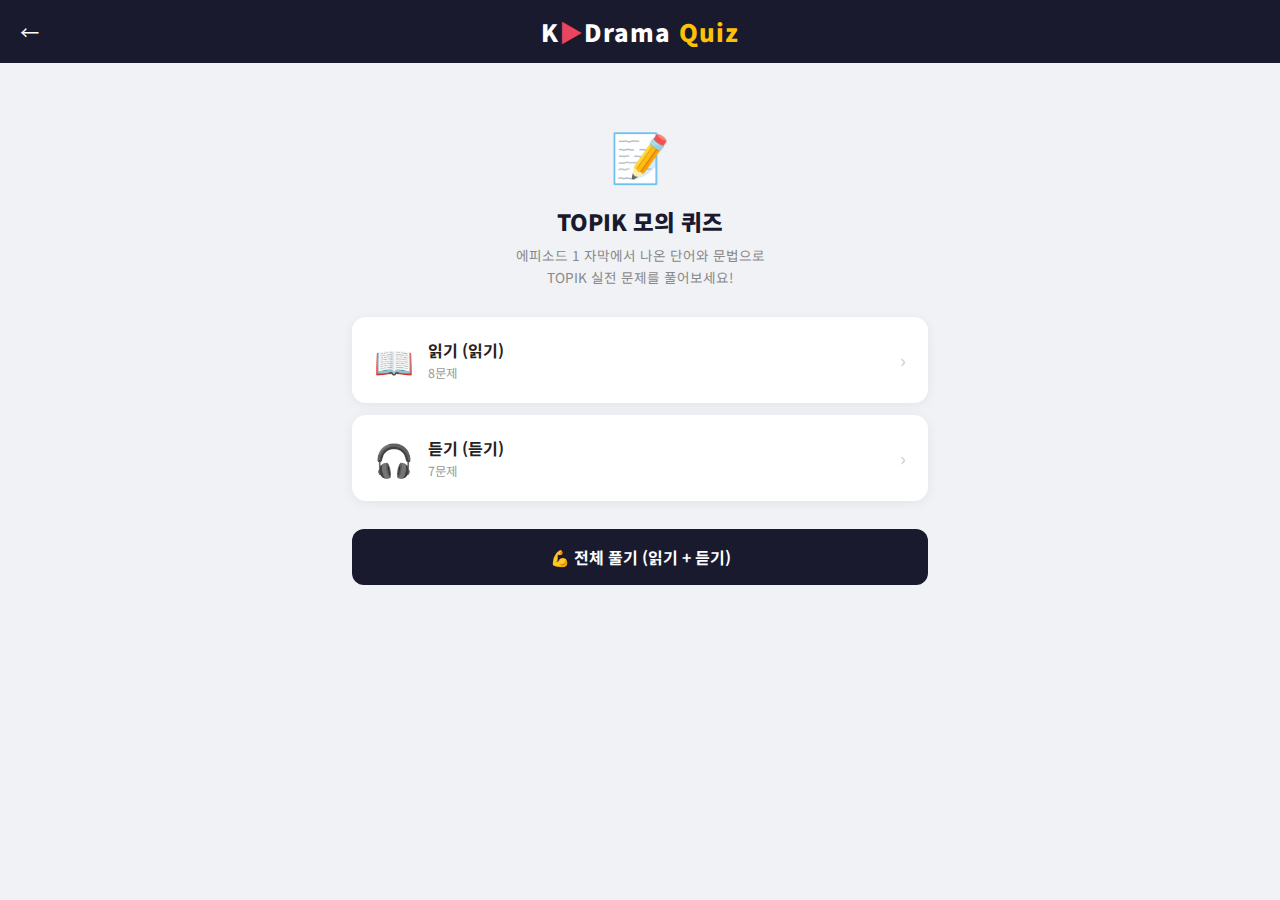
<file: public/quiz.html>
<!DOCTYPE html>
<html lang="ko">
<head>
  <meta charset="UTF-8">
  <meta name="viewport" content="width=device-width, initial-scale=1.0">
  <title>K-Drama TOPIK Quiz</title>
  <link rel="manifest" href="manifest.json">
  <meta name="theme-color" content="#1a1a2e">
  <meta name="apple-mobile-web-app-capable" content="yes">
  <meta name="apple-mobile-web-app-status-bar-style" content="black-translucent">
  <link rel="preconnect" href="https://fonts.googleapis.com">
  <link rel="preconnect" href="https://fonts.gstatic.com" crossorigin>
  <link href="https://fonts.googleapis.com/css2?family=Noto+Sans+KR:wght@400;700;900&display=swap" rel="stylesheet">
  <style>
    * { margin: 0; padding: 0; box-sizing: border-box; }

    body {
      font-family: 'Noto Sans KR', sans-serif;
      background: #f0f2f5;
      color: #222;
      min-height: 100vh;
      -webkit-tap-highlight-color: transparent;
    }

    /* ── Header ── */
    header {
      background: #1a1a2e;
      padding: 12px 16px;
      display: flex;
      align-items: center;
      justify-content: center;
      position: sticky;
      top: 0;
      z-index: 100;
    }

    .header-back {
      position: absolute;
      left: 12px;
      color: #fff;
      text-decoration: none;
      font-size: 1.2rem;
      padding: 4px 8px;
    }

    .logo {
      font-size: 1.3rem;
      font-weight: 900;
      color: #fff;
      letter-spacing: 1px;
    }

    .logo .play { color: #e94560; }

    /* ── Container ── */
    .container {
      max-width: 640px;
      margin: 0 auto;
      padding: 12px;
    }

    /* ── Start Screen ── */
    .start-screen {
      text-align: center;
      padding: 40px 16px;
    }

    .start-icon {
      font-size: 3rem;
      margin-bottom: 16px;
    }

    .start-title {
      font-size: 1.4rem;
      font-weight: 900;
      color: #1a1a2e;
      margin-bottom: 8px;
    }

    .start-sub {
      font-size: 0.85rem;
      color: #888;
      margin-bottom: 28px;
      line-height: 1.6;
    }

    .section-cards {
      display: flex;
      flex-direction: column;
      gap: 12px;
    }

    .section-card {
      display: flex;
      align-items: center;
      gap: 14px;
      background: #fff;
      border-radius: 14px;
      padding: 18px 20px;
      box-shadow: 0 2px 12px rgba(0,0,0,0.06);
      cursor: pointer;
      border: 2px solid transparent;
      transition: border-color 0.2s, box-shadow 0.2s;
    }

    .section-card:active {
      box-shadow: 0 1px 4px rgba(0,0,0,0.1);
    }

    .section-card-icon {
      font-size: 2rem;
      flex-shrink: 0;
    }

    .section-card-body {
      flex: 1;
      text-align: left;
    }

    .section-card-title {
      font-size: 1rem;
      font-weight: 700;
      color: #222;
      margin-bottom: 2px;
    }

    .section-card-desc {
      font-size: 0.78rem;
      color: #999;
    }

    .section-card-arrow {
      font-size: 1.2rem;
      color: #ccc;
      flex-shrink: 0;
    }

    .btn-all {
      margin-top: 16px;
      width: 100%;
      background: #1a1a2e;
      color: #fff;
      border: none;
      border-radius: 12px;
      padding: 16px;
      font-size: 1rem;
      font-weight: 700;
      cursor: pointer;
      font-family: inherit;
    }

    .btn-all:active { opacity: 0.8; }

    /* ── Progress Bar ── */
    .progress-wrap {
      background: #fff;
      border-radius: 12px;
      padding: 14px 16px 12px;
      box-shadow: 0 2px 12px rgba(0,0,0,0.06);
      margin-bottom: 12px;
    }

    .progress-top {
      display: flex;
      justify-content: space-between;
      align-items: center;
      margin-bottom: 8px;
    }

    .progress-section {
      font-size: 0.75rem;
      font-weight: 700;
      color: #fff;
      background: #1a1a2e;
      padding: 3px 10px;
      border-radius: 20px;
    }

    .progress-section.reading { background: #2196f3; }
    .progress-section.listening { background: #4caf50; }

    .progress-num {
      font-size: 0.85rem;
      font-weight: 700;
      color: #555;
    }

    .progress-bar {
      height: 6px;
      background: #eee;
      border-radius: 3px;
      overflow: hidden;
    }

    .progress-fill {
      height: 100%;
      border-radius: 3px;
      transition: width 0.3s ease;
    }

    .progress-fill.reading { background: #2196f3; }
    .progress-fill.listening { background: #4caf50; }

    /* ── Question Card ── */
    .q-card {
      background: #fff;
      border-radius: 14px;
      box-shadow: 0 2px 12px rgba(0,0,0,0.06);
      overflow: hidden;
      margin-bottom: 12px;
    }

    .q-type-bar {
      padding: 10px 16px;
      font-size: 0.75rem;
      font-weight: 700;
      color: #fff;
      background: #607d8b;
    }

    .q-instruction {
      padding: 16px 16px 12px;
      font-size: 0.9rem;
      font-weight: 700;
      color: #333;
      line-height: 1.6;
    }

    /* ── Image area ── */
    .q-image-wrap {
      padding: 0 16px 12px;
    }

    .q-image {
      width: 100%;
      max-height: 220px;
      object-fit: contain;
      border-radius: 10px;
      background: #f5f5f5;
      display: block;
    }

    .q-image-placeholder {
      width: 100%;
      height: 160px;
      background: #f0f2f5;
      border-radius: 10px;
      display: flex;
      align-items: center;
      justify-content: center;
      font-size: 0.8rem;
      color: #bbb;
      flex-direction: column;
      gap: 6px;
    }

    .q-image-placeholder-icon {
      font-size: 2rem;
    }

    /* ── Image choices (L12 type) ── */
    .q-image-choices {
      display: grid;
      grid-template-columns: 1fr 1fr;
      gap: 8px;
      padding: 0 16px 12px;
    }

    .q-img-choice {
      position: relative;
      background: #f5f5f5;
      border-radius: 10px;
      border: 3px solid transparent;
      cursor: pointer;
      overflow: hidden;
      transition: border-color 0.2s;
    }

    .q-img-choice.selected { border-color: #2196f3; }
    .q-img-choice.correct { border-color: #4caf50; }
    .q-img-choice.wrong { border-color: #e94560; }

    .q-img-choice img {
      width: 100%;
      height: 100px;
      object-fit: contain;
      display: block;
    }

    .q-img-choice-placeholder {
      width: 100%;
      height: 100px;
      display: flex;
      align-items: center;
      justify-content: center;
      font-size: 1.5rem;
      color: #ccc;
    }

    .q-img-choice-label {
      text-align: center;
      padding: 6px;
      font-size: 0.75rem;
      font-weight: 700;
      color: #555;
    }

    .q-img-choice-num {
      position: absolute;
      top: 6px;
      left: 6px;
      width: 22px;
      height: 22px;
      border-radius: 50%;
      background: rgba(0,0,0,0.5);
      color: #fff;
      font-size: 0.7rem;
      font-weight: 700;
      display: flex;
      align-items: center;
      justify-content: center;
    }

    /* ── Audio area ── */
    .q-audio-wrap {
      padding: 0 16px 12px;
    }

    .q-audio-btn {
      display: flex;
      align-items: center;
      justify-content: center;
      gap: 10px;
      width: 100%;
      background: #f0f2f5;
      border: 2px solid #ddd;
      border-radius: 12px;
      padding: 16px;
      cursor: pointer;
      font-family: inherit;
      font-size: 0.9rem;
      font-weight: 700;
      color: #555;
      transition: background 0.2s, border-color 0.2s;
    }

    .q-audio-btn.playing {
      background: #e8f5e9;
      border-color: #4caf50;
      color: #2e7d32;
    }

    .q-audio-btn:active {
      opacity: 0.8;
    }

    .q-audio-icon {
      font-size: 1.5rem;
    }

    .q-audio-label {
      display: flex;
      flex-direction: column;
      align-items: flex-start;
    }

    .q-audio-hint {
      font-size: 0.7rem;
      font-weight: 400;
      color: #aaa;
    }

    /* ── Passage ── */
    .q-passage {
      margin: 0 16px 12px;
      background: #f8f9fb;
      border-radius: 10px;
      padding: 14px 16px;
      font-size: 0.88rem;
      line-height: 1.8;
      color: #333;
      border-left: 4px solid #2196f3;
    }

    /* ── Question text (for fill-blank) ── */
    .q-question {
      padding: 0 16px 14px;
      font-size: 0.92rem;
      line-height: 1.8;
      color: #333;
      white-space: pre-line;
    }

    /* ── Choices ── */
    .q-choices {
      padding: 0 16px 16px;
      display: flex;
      flex-direction: column;
      gap: 8px;
    }

    .q-choice {
      display: flex;
      align-items: flex-start;
      gap: 10px;
      background: #f8f9fb;
      border: 2px solid #eee;
      border-radius: 12px;
      padding: 14px 14px;
      cursor: pointer;
      transition: border-color 0.2s, background 0.2s;
      font-family: inherit;
      text-align: left;
      width: 100%;
    }

    .q-choice:active:not(.answered) {
      background: #e8f0ff;
    }

    .q-choice-num {
      flex-shrink: 0;
      width: 26px;
      height: 26px;
      border-radius: 50%;
      background: #ddd;
      display: flex;
      align-items: center;
      justify-content: center;
      font-size: 0.75rem;
      font-weight: 700;
      color: #666;
      transition: background 0.2s, color 0.2s;
    }

    .q-choice-text {
      flex: 1;
      font-size: 0.88rem;
      line-height: 1.5;
      color: #333;
      word-break: keep-all;
    }

    .q-choice-icon {
      flex-shrink: 0;
      font-size: 1.1rem;
      display: none;
    }

    /* States */
    .q-choice.selected {
      border-color: #2196f3;
      background: #e3f2fd;
    }

    .q-choice.selected .q-choice-num {
      background: #2196f3;
      color: #fff;
    }

    .q-choice.correct {
      border-color: #4caf50;
      background: #e8f5e9;
    }

    .q-choice.correct .q-choice-num {
      background: #4caf50;
      color: #fff;
    }

    .q-choice.correct .q-choice-icon {
      display: block;
    }

    .q-choice.wrong {
      border-color: #e94560;
      background: #fce4ec;
    }

    .q-choice.wrong .q-choice-num {
      background: #e94560;
      color: #fff;
    }

    .q-choice.wrong .q-choice-icon {
      display: block;
    }

    .q-choice.answered {
      cursor: default;
    }

    .q-choice.dimmed {
      opacity: 0.5;
    }

    /* ── Explanation ── */
    .q-explain {
      display: none;
      margin: 0 16px 16px;
      border-radius: 10px;
      overflow: hidden;
    }

    .q-explain.show {
      display: block;
    }

    .q-explain-ko {
      background: #e3f2fd;
      padding: 12px 14px;
      font-size: 0.82rem;
      line-height: 1.6;
      color: #1565c0;
    }

    .q-explain-ne {
      background: #e8f5e9;
      padding: 12px 14px;
      font-size: 0.82rem;
      line-height: 1.6;
      color: #2e7d32;
    }

    .q-explain-label {
      font-weight: 700;
      margin-right: 4px;
    }

    /* ── Audio transcript (after answering listening) ── */
    .q-transcript {
      display: none;
      margin: 0 16px 12px;
      background: #f3e5f5;
      border-radius: 10px;
      padding: 12px 14px;
      font-size: 0.82rem;
      line-height: 1.8;
      color: #6a1b9a;
      white-space: pre-line;
      border-left: 4px solid #ab47bc;
    }

    .q-transcript.show { display: block; }

    .q-transcript-label {
      font-weight: 700;
      display: block;
      margin-bottom: 4px;
    }

    /* ── Navigation ── */
    .q-nav {
      display: flex;
      gap: 10px;
      margin-bottom: 20px;
    }

    .q-nav-btn {
      flex: 1;
      border: none;
      border-radius: 12px;
      padding: 14px;
      font-size: 0.92rem;
      font-weight: 700;
      cursor: pointer;
      font-family: inherit;
      transition: opacity 0.2s;
    }

    .q-nav-btn:active { opacity: 0.8; }
    .q-nav-btn:disabled { opacity: 0.4; cursor: default; }

    .btn-prev {
      background: #eee;
      color: #555;
    }

    .btn-next {
      background: #1a1a2e;
      color: #fff;
    }

    .btn-next.ready {
      background: #4caf50;
    }

    /* ── Results Screen ── */
    .results {
      text-align: center;
      padding: 20px 0;
    }

    .results-circle-wrap {
      position: relative;
      width: 160px;
      height: 160px;
      margin: 0 auto 20px;
    }

    .results-circle {
      transform: rotate(-90deg);
    }

    .results-circle-bg {
      fill: none;
      stroke: #eee;
      stroke-width: 10;
    }

    .results-circle-fg {
      fill: none;
      stroke-width: 10;
      stroke-linecap: round;
      transition: stroke-dashoffset 1s ease;
    }

    .results-score {
      position: absolute;
      top: 50%;
      left: 50%;
      transform: translate(-50%, -50%);
      text-align: center;
    }

    .results-score-num {
      font-size: 2.2rem;
      font-weight: 900;
      color: #222;
    }

    .results-score-total {
      font-size: 0.8rem;
      color: #999;
    }

    .results-grade {
      font-size: 1.5rem;
      font-weight: 900;
      margin-bottom: 4px;
    }

    .results-msg {
      font-size: 0.85rem;
      color: #888;
      margin-bottom: 24px;
      line-height: 1.5;
    }

    /* ── Results Breakdown ── */
    .results-breakdown {
      text-align: left;
      margin-bottom: 20px;
    }

    .results-breakdown-title {
      font-size: 0.85rem;
      font-weight: 700;
      color: #555;
      margin-bottom: 10px;
      padding: 0 4px;
    }

    .results-item {
      display: flex;
      align-items: center;
      gap: 10px;
      padding: 10px 14px;
      background: #fff;
      border-radius: 10px;
      margin-bottom: 6px;
      box-shadow: 0 1px 4px rgba(0,0,0,0.04);
    }

    .results-item-icon {
      font-size: 1.1rem;
      flex-shrink: 0;
    }

    .results-item-id {
      font-size: 0.75rem;
      font-weight: 700;
      color: #999;
      flex-shrink: 0;
      width: 32px;
    }

    .results-item-text {
      flex: 1;
      font-size: 0.82rem;
      color: #333;
      min-width: 0;
      overflow: hidden;
      text-overflow: ellipsis;
      white-space: nowrap;
    }

    .results-btns {
      display: flex;
      gap: 10px;
    }

    .results-btn {
      flex: 1;
      border: none;
      border-radius: 12px;
      padding: 14px;
      font-size: 0.92rem;
      font-weight: 700;
      cursor: pointer;
      font-family: inherit;
    }

    .results-btn:active { opacity: 0.8; }

    .btn-retry {
      background: #1a1a2e;
      color: #fff;
    }

    .btn-home {
      background: #eee;
      color: #555;
    }

    /* ── Responsive ── */
    @media (min-width: 480px) {
      .container { padding: 16px; }
    }

    @media (min-width: 640px) {
      header { padding: 14px 20px; }
      .logo { font-size: 1.5rem; }
    }
  </style>
</head>
<body>

<header>
  <a href="index.html" class="header-back">&#8592;</a>
  <div class="logo">K<span class="play">&#9654;</span>Drama <span style="color:#ffc107">Quiz</span></div>
</header>

<div class="container">
  <!-- Start Screen -->
  <div id="start-screen" class="start-screen">
    <div class="start-icon">&#128221;</div>
    <div class="start-title">TOPIK 모의 퀴즈</div>
    <div class="start-sub">에피소드 1 자막에서 나온 단어와 문법으로<br>TOPIK 실전 문제를 풀어보세요!</div>
    <div class="section-cards">
      <div class="section-card" onclick="startQuiz('reading')">
        <div class="section-card-icon">&#128214;</div>
        <div class="section-card-body">
          <div class="section-card-title">읽기 (읽기)</div>
          <div class="section-card-desc" id="reading-count"></div>
        </div>
        <div class="section-card-arrow">&#8250;</div>
      </div>
      <div class="section-card" onclick="startQuiz('listening')">
        <div class="section-card-icon">&#127911;</div>
        <div class="section-card-body">
          <div class="section-card-title">듣기 (듣기)</div>
          <div class="section-card-desc" id="listening-count"></div>
        </div>
        <div class="section-card-arrow">&#8250;</div>
      </div>
      <button class="btn-all" onclick="startQuiz('all')">&#128170; 전체 풀기 (읽기 + 듣기)</button>
    </div>
  </div>

  <!-- Quiz Screen -->
  <div id="quiz-screen" style="display:none">
    <div class="progress-wrap">
      <div class="progress-top">
        <span class="progress-section" id="progress-section"></span>
        <span class="progress-num" id="progress-num"></span>
      </div>
      <div class="progress-bar">
        <div class="progress-fill" id="progress-fill"></div>
      </div>
    </div>

    <div class="q-card" id="q-card"></div>

    <div class="q-nav">
      <button class="q-nav-btn btn-prev" id="btn-prev" onclick="prevQ()">&#8592; 이전</button>
      <button class="q-nav-btn btn-next" id="btn-next" onclick="nextQ()">다음 &#8594;</button>
    </div>
  </div>

  <!-- Results Screen -->
  <div id="results-screen" style="display:none"></div>
</div>

<script>
var quizData = null;
var questions = [];
var currentIdx = 0;
var answers = {}; // qId -> chosen index
var quizMode = 'all';
var quizAudio = null;

fetch('../data/quiz.json').then(function(r) { return r.json(); }).then(function(data) {
  quizData = data['1'];
  document.getElementById('reading-count').textContent = quizData.reading.length + '문제';
  document.getElementById('listening-count').textContent = quizData.listening.length + '문제';
});

function startQuiz(mode) {
  quizMode = mode;
  questions = [];
  answers = {};
  currentIdx = 0;

  if (mode === 'reading') {
    questions = quizData.reading.slice();
  } else if (mode === 'listening') {
    questions = quizData.listening.slice();
  } else {
    questions = quizData.reading.concat(quizData.listening);
  }

  document.getElementById('start-screen').style.display = 'none';
  document.getElementById('quiz-screen').style.display = 'block';
  document.getElementById('results-screen').style.display = 'none';
  renderQuestion();
}

function getSection(q) {
  for (var i = 0; i < quizData.reading.length; i++) {
    if (quizData.reading[i].id === q.id) return 'reading';
  }
  return 'listening';
}

function typeLabel(type) {
  var map = {
    '그림보고_단어고르기': '그림 보고 단어 고르기',
    '그림보고_문장고르기': '그림 보고 문장 고르기',
    '빈칸에_알맞은것': '빈칸에 알맞은 것 고르기',
    '설명에_맞는_어휘': '설명에 맞는 어휘 고르기',
    '글읽고_내용이해': '글 읽고 내용 이해',
    '들은것_고르기': '들은 것 고르기',
    '그림보고_대답고르기': '그림 보고 대답 고르기',
    '이어지는말_고르기': '이어지는 말 고르기',
    '내용과_관계있는_그림': '내용과 관계있는 그림 고르기',
    '이야기듣고_질문대답': '이야기 듣고 질문에 대답'
  };
  return map[type] || type;
}

function escH(s) {
  var d = document.createElement('div');
  d.textContent = s;
  return d.innerHTML;
}

function renderQuestion() {
  stopAudio();
  var q = questions[currentIdx];
  var sec = getSection(q);
  var answered = answers[q.id] !== undefined;
  var total = questions.length;

  // Progress
  var pSec = document.getElementById('progress-section');
  pSec.textContent = sec === 'reading' ? '읽기' : '듣기';
  pSec.className = 'progress-section ' + sec;
  document.getElementById('progress-num').textContent = (currentIdx + 1) + ' / ' + total;

  var fill = document.getElementById('progress-fill');
  fill.style.width = ((currentIdx + 1) / total * 100) + '%';
  fill.className = 'progress-fill ' + sec;

  // Build card HTML
  var html = '';
  html += '<div class="q-type-bar">' + escH(typeLabel(q.type)) + '</div>';
  html += '<div class="q-instruction">' + escH(q.instruction) + '</div>';

  // Audio button (listening questions)
  if (q.audio) {
    html += '<div class="q-audio-wrap">';
    html += '<button class="q-audio-btn" id="audio-btn" onclick="toggleAudio()">';
    html += '<span class="q-audio-icon">&#128266;</span>';
    html += '<span class="q-audio-label"><span>음성 듣기</span><span class="q-audio-hint">버튼을 눌러 들으세요</span></span>';
    html += '</button>';
    html += '</div>';
  }

  // Image
  if (q.image && !q.image_choices) {
    html += '<div class="q-image-wrap">';
    html += '<img class="q-image" src="../' + escH(q.image) + '" alt="문제 이미지" onerror="this.style.display=\'none\';this.nextElementSibling.style.display=\'flex\'">';
    html += '<div class="q-image-placeholder" style="display:none"><span class="q-image-placeholder-icon">&#128444;</span><span>이미지 준비 중</span></div>';
    html += '</div>';
  }

  // Passage
  if (q.passage) {
    html += '<div class="q-passage">' + escH(q.passage) + '</div>';
  }

  // Question text (fill-blank / vocab / story question)
  if (q.question) {
    html += '<div class="q-question">' + escH(q.question) + '</div>';
  }

  // Image choices (L12 type)
  if (q.image_choices) {
    html += '<div class="q-image-choices" id="img-choices">';
    for (var ic = 0; ic < q.image_choices.length; ic++) {
      var icClass = 'q-img-choice';
      if (answered) {
        if (ic === q.answer) icClass += ' correct';
        else if (ic === answers[q.id]) icClass += ' wrong';
      }
      html += '<div class="' + icClass + '" data-idx="' + ic + '" onclick="selectImgChoice(' + ic + ')">';
      html += '<span class="q-img-choice-num">' + (ic + 1) + '</span>';
      html += '<img src="../' + escH(q.image_choices[ic]) + '" alt="" onerror="this.style.display=\'none\';this.nextElementSibling.style.display=\'flex\'">';
      html += '<div class="q-img-choice-placeholder" style="display:none">&#128444;</div>';
      html += '<div class="q-img-choice-label">' + escH(q.choices_desc[ic]) + '</div>';
      html += '</div>';
    }
    html += '</div>';
  }

  // Text choices (non image-choice questions)
  if (!q.image_choices) {
    html += '<div class="q-choices" id="choices">';
    for (var i = 0; i < q.choices.length; i++) {
      var cls = 'q-choice';
      if (answered) {
        cls += ' answered';
        if (i === q.answer) cls += ' correct';
        else if (i === answers[q.id]) cls += ' wrong';
        else cls += ' dimmed';
      }
      var nums = ['①', '②', '③', '④'];
      var icon = '';
      if (answered && i === q.answer) icon = '&#10004;';
      else if (answered && i === answers[q.id] && i !== q.answer) icon = '&#10008;';
      html += '<button class="' + cls + '" data-idx="' + i + '" onclick="selectChoice(' + i + ')">';
      html += '<span class="q-choice-num">' + nums[i] + '</span>';
      html += '<span class="q-choice-text">' + escH(q.choices[i]) + '</span>';
      html += '<span class="q-choice-icon">' + icon + '</span>';
      html += '</button>';
    }
    html += '</div>';
  }

  // Audio transcript (shown after answering listening)
  if (q.audio_text) {
    html += '<div class="q-transcript' + (answered ? ' show' : '') + '" id="transcript">';
    html += '<span class="q-transcript-label">&#128362; 음성 내용:</span>';
    html += escH(q.audio_text);
    html += '</div>';
  }

  // Explanation
  html += '<div class="q-explain' + (answered ? ' show' : '') + '" id="explain">';
  html += '<div class="q-explain-ko"><span class="q-explain-label">&#128161; 설명:</span> ' + escH(q.explanation_ko) + '</div>';
  html += '<div class="q-explain-ne"><span class="q-explain-label">&#127475;&#127477; नेपाली:</span> ' + escH(q.explanation_ne) + '</div>';
  html += '</div>';

  document.getElementById('q-card').innerHTML = html;

  // Nav buttons
  document.getElementById('btn-prev').disabled = currentIdx === 0;
  var btnNext = document.getElementById('btn-next');
  if (currentIdx === total - 1) {
    var allAnswered = true;
    for (var j = 0; j < questions.length; j++) {
      if (answers[questions[j].id] === undefined) { allAnswered = false; break; }
    }
    btnNext.textContent = '결과 보기 ★';
    btnNext.className = 'q-nav-btn btn-next' + (allAnswered ? ' ready' : '');
    btnNext.disabled = !allAnswered;
  } else {
    btnNext.textContent = '다음 \u2192';
    btnNext.className = 'q-nav-btn btn-next';
    btnNext.disabled = false;
  }
}

function selectChoice(idx) {
  var q = questions[currentIdx];
  if (answers[q.id] !== undefined) return;
  answers[q.id] = idx;
  renderQuestion();
}

function selectImgChoice(idx) {
  var q = questions[currentIdx];
  if (answers[q.id] !== undefined) return;
  answers[q.id] = idx;
  renderQuestion();
}

function toggleAudio() {
  var q = questions[currentIdx];
  if (!q.audio) return;
  var btn = document.getElementById('audio-btn');

  if (quizAudio && !quizAudio.paused) {
    quizAudio.pause();
    quizAudio.currentTime = 0;
    btn.classList.remove('playing');
    return;
  }

  stopAudio();
  quizAudio = new Audio('../' + q.audio);
  btn.classList.add('playing');
  quizAudio.onended = function() {
    btn.classList.remove('playing');
  };
  quizAudio.onerror = function() {
    btn.classList.remove('playing');
  };
  quizAudio.play();
}

function stopAudio() {
  if (quizAudio) {
    quizAudio.pause();
    quizAudio = null;
  }
}

function prevQ() {
  if (currentIdx > 0) {
    currentIdx--;
    renderQuestion();
  }
}

function nextQ() {
  if (currentIdx < questions.length - 1) {
    currentIdx++;
    renderQuestion();
  } else {
    showResults();
  }
}

function showResults() {
  stopAudio();
  document.getElementById('quiz-screen').style.display = 'none';
  document.getElementById('results-screen').style.display = 'block';

  var correct = 0;
  for (var i = 0; i < questions.length; i++) {
    if (answers[questions[i].id] === questions[i].answer) correct++;
  }
  var total = questions.length;
  var pct = Math.round(correct / total * 100);

  // Grade
  var grade, gradeColor, msg;
  if (pct >= 90) { grade = 'A+'; gradeColor = '#4caf50'; msg = '아주 잘했습니다! 완벽해요!'; }
  else if (pct >= 80) { grade = 'A'; gradeColor = '#4caf50'; msg = '잘했습니다! 거의 다 맞았어요!'; }
  else if (pct >= 70) { grade = 'B'; gradeColor = '#2196f3'; msg = '좋습니다! 조금만 더 연습하세요!'; }
  else if (pct >= 60) { grade = 'C'; gradeColor = '#ff9800'; msg = '괜찮습니다! 틀린 문제를 다시 보세요.'; }
  else { grade = 'D'; gradeColor = '#e94560'; msg = '더 연습이 필요해요. 다시 도전하세요!'; }

  // Circle
  var radius = 65;
  var circum = 2 * Math.PI * radius;
  var offset = circum - (pct / 100) * circum;

  var html = '<div class="results">';
  html += '<div class="results-circle-wrap">';
  html += '<svg class="results-circle" width="160" height="160">';
  html += '<circle class="results-circle-bg" cx="80" cy="80" r="' + radius + '"/>';
  html += '<circle class="results-circle-fg" cx="80" cy="80" r="' + radius + '" stroke="' + gradeColor + '" stroke-dasharray="' + circum + '" stroke-dashoffset="' + circum + '" id="score-ring"/>';
  html += '</svg>';
  html += '<div class="results-score">';
  html += '<div class="results-score-num">' + correct + '</div>';
  html += '<div class="results-score-total">/ ' + total + '</div>';
  html += '</div>';
  html += '</div>';
  html += '<div class="results-grade" style="color:' + gradeColor + '">' + grade + ' (' + pct + '%)</div>';
  html += '<div class="results-msg">' + escH(msg) + '</div>';

  // Breakdown
  html += '<div class="results-breakdown">';
  html += '<div class="results-breakdown-title">문제별 결과</div>';
  for (var j = 0; j < questions.length; j++) {
    var q = questions[j];
    var isCorrect = answers[q.id] === q.answer;
    var icon = isCorrect ? '&#9989;' : '&#10060;';
    var label = q.question || q.passage || q.instruction;
    if (label.length > 40) label = label.substring(0, 40) + '...';
    html += '<div class="results-item" onclick="reviewQ(' + j + ')">';
    html += '<span class="results-item-icon">' + icon + '</span>';
    html += '<span class="results-item-id">' + escH(q.id) + '</span>';
    html += '<span class="results-item-text">' + escH(label) + '</span>';
    html += '<span class="section-card-arrow">&#8250;</span>';
    html += '</div>';
  }
  html += '</div>';

  html += '<div class="results-btns">';
  html += '<button class="results-btn btn-home" onclick="goHome()">&#127968; 홈으로</button>';
  html += '<button class="results-btn btn-retry" onclick="retry()">&#128260; 다시 풀기</button>';
  html += '</div>';
  html += '</div>';

  document.getElementById('results-screen').innerHTML = html;

  // Animate ring
  setTimeout(function() {
    document.getElementById('score-ring').style.strokeDashoffset = offset;
  }, 100);
}

function reviewQ(idx) {
  currentIdx = idx;
  document.getElementById('results-screen').style.display = 'none';
  document.getElementById('quiz-screen').style.display = 'block';
  renderQuestion();
}

function retry() {
  answers = {};
  currentIdx = 0;
  document.getElementById('results-screen').style.display = 'none';
  document.getElementById('quiz-screen').style.display = 'block';
  renderQuestion();
}

function goHome() {
  stopAudio();
  answers = {};
  currentIdx = 0;
  questions = [];
  document.getElementById('results-screen').style.display = 'none';
  document.getElementById('quiz-screen').style.display = 'none';
  document.getElementById('start-screen').style.display = 'block';
}
</script>
</body>
</html>
</file>
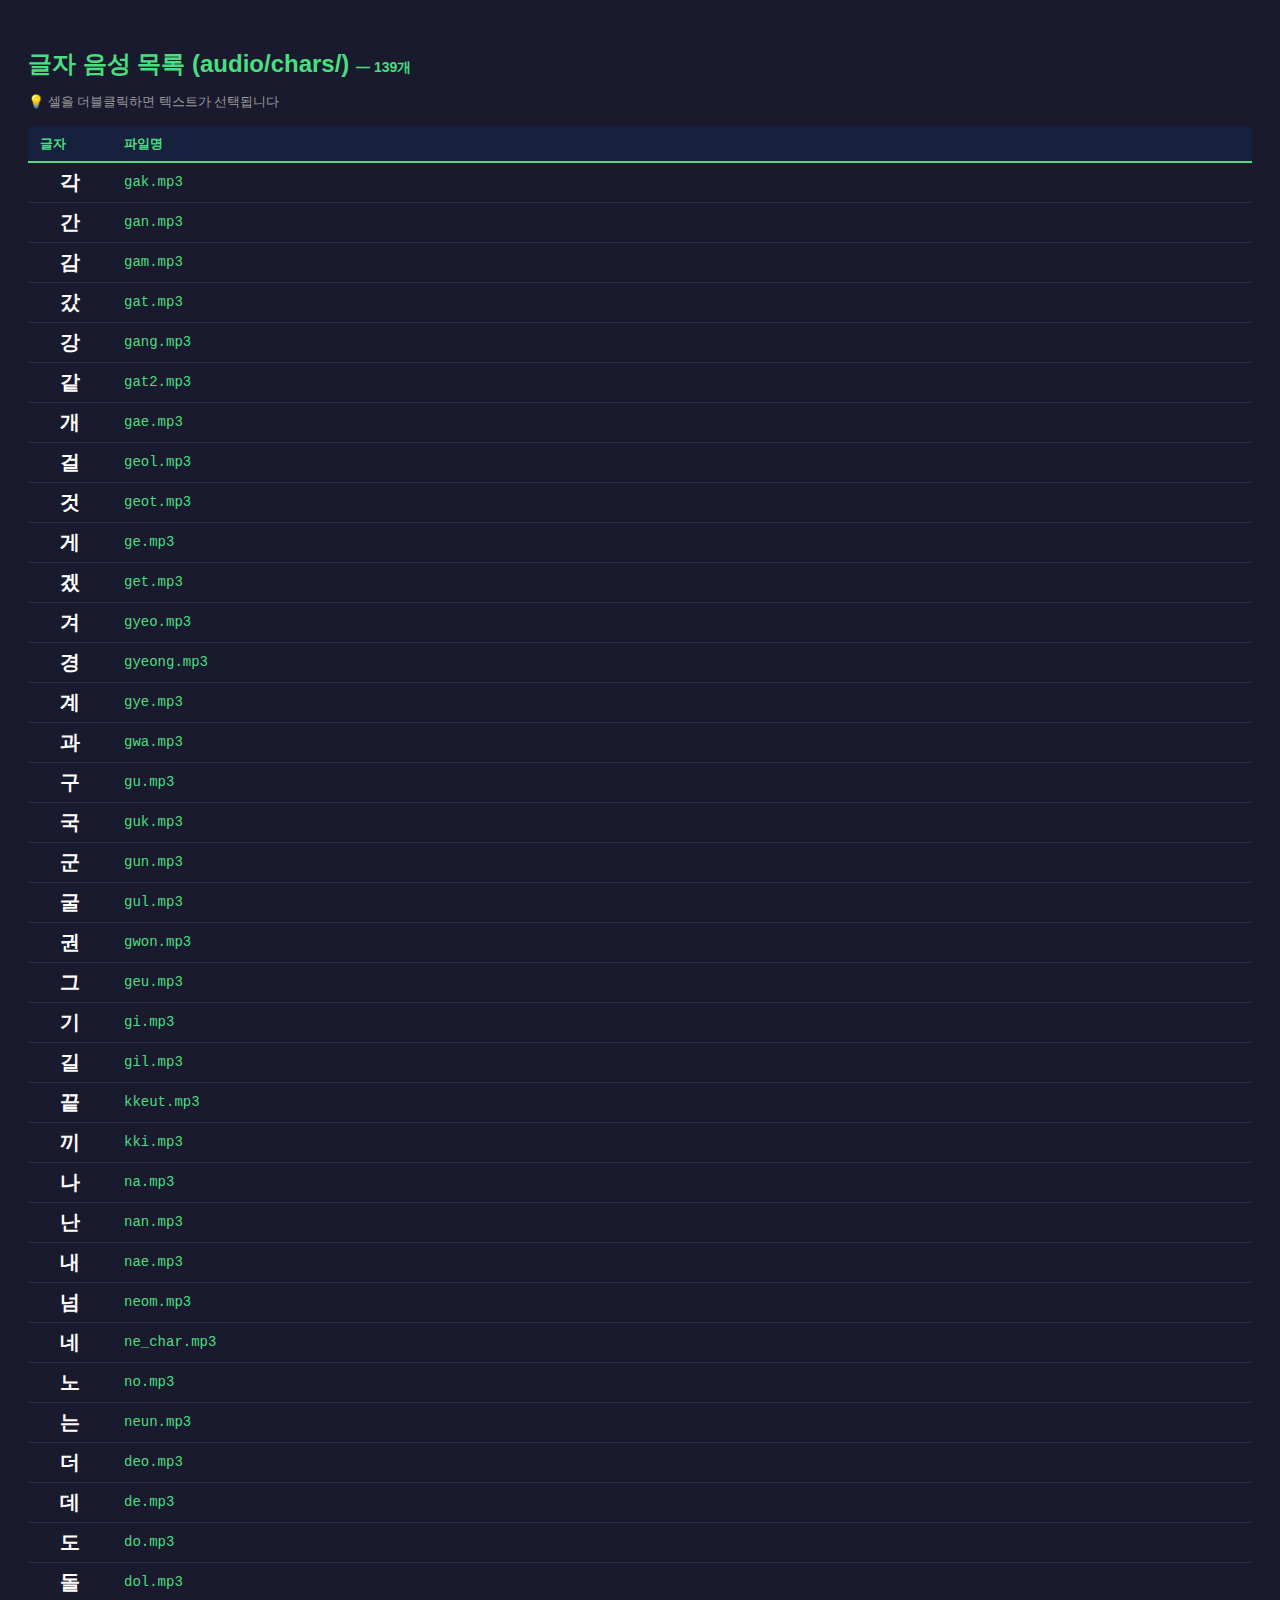
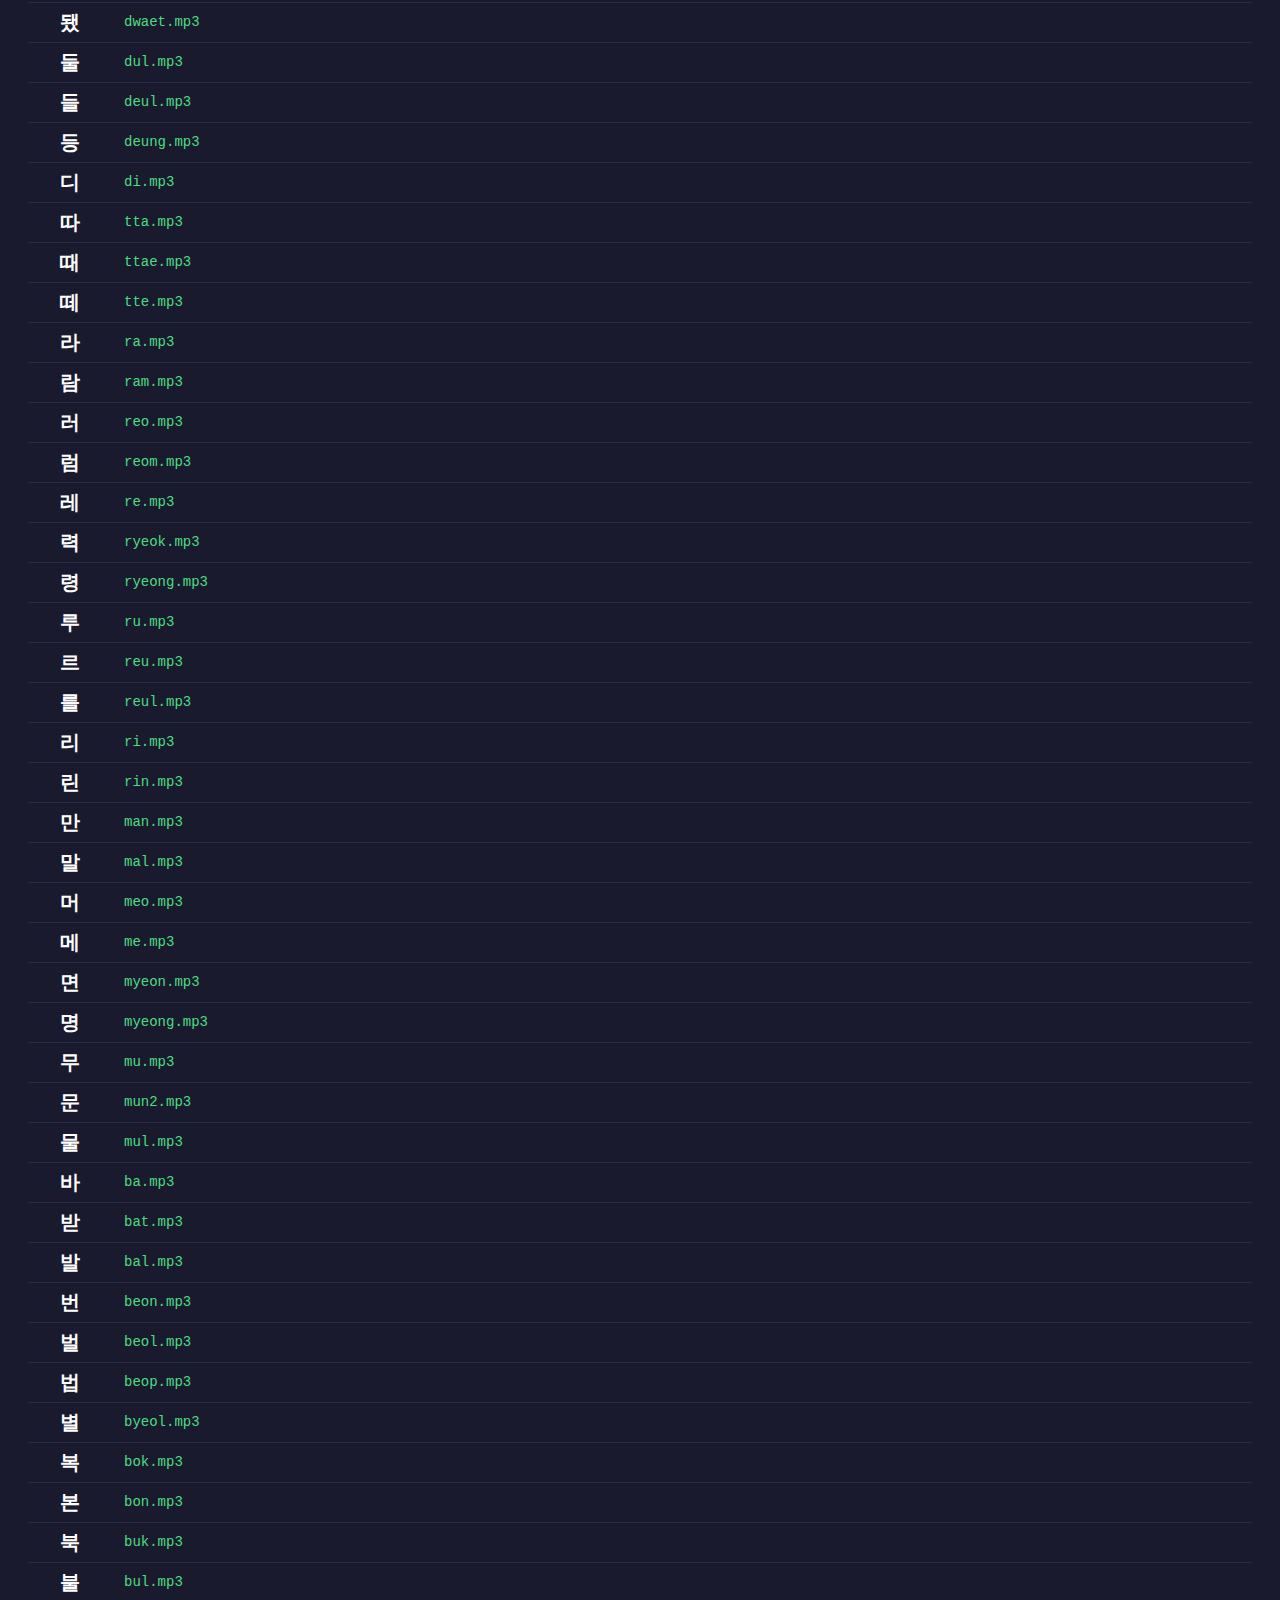
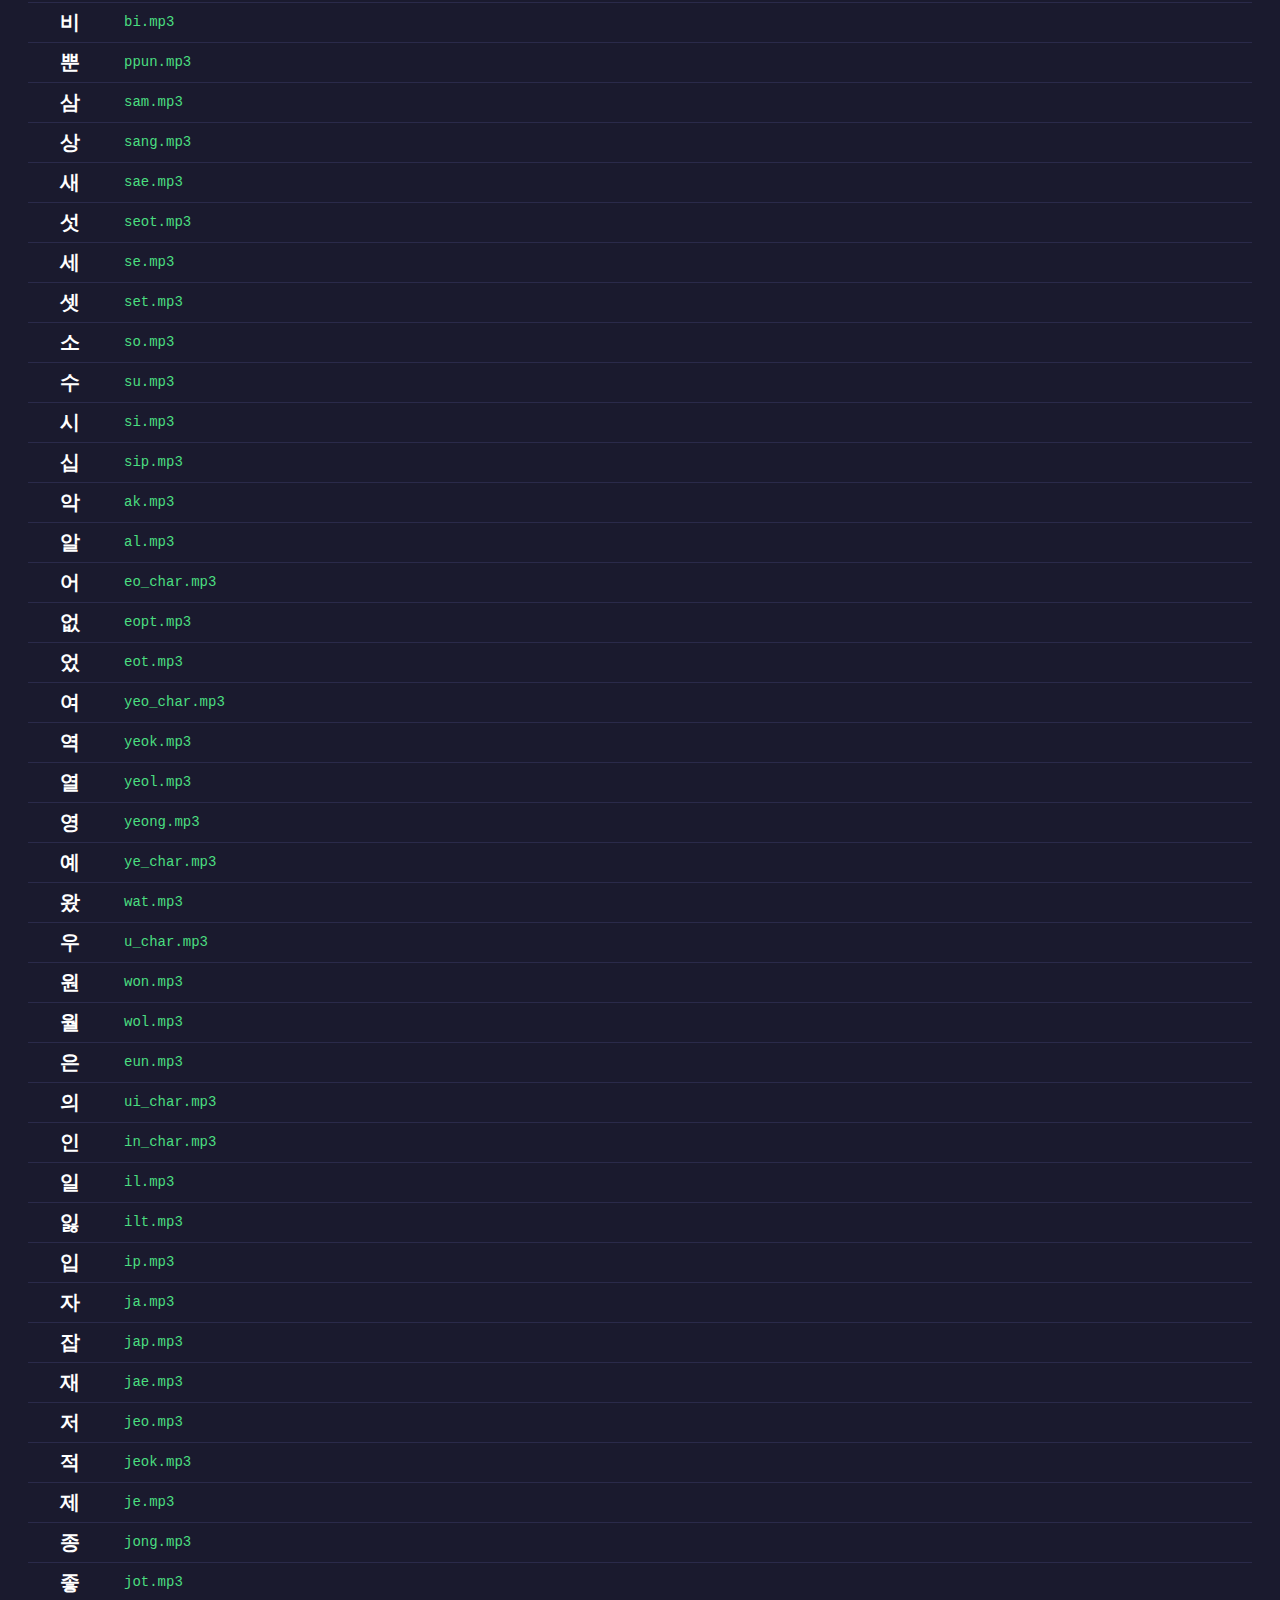
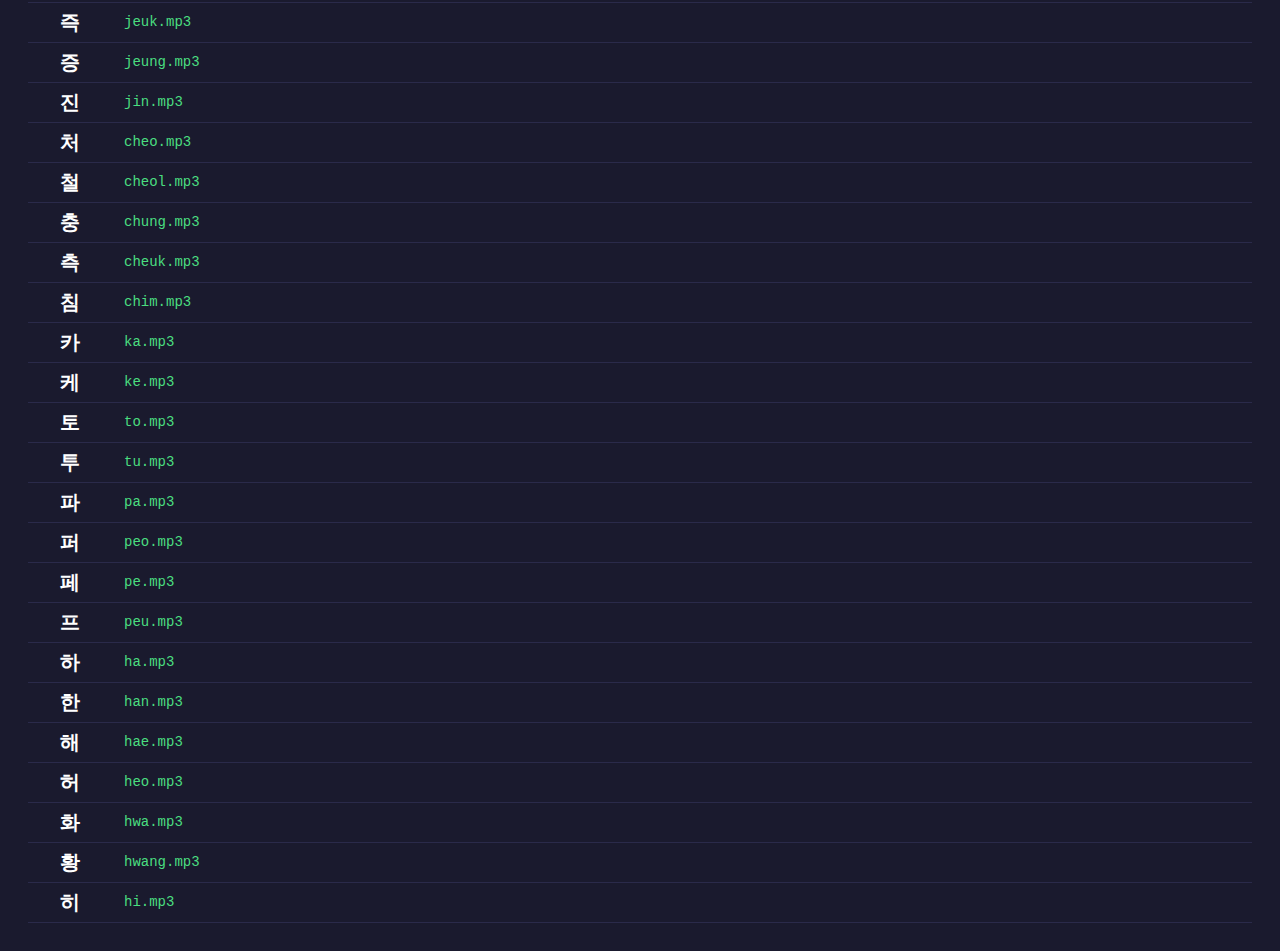
<file: audio/writing/np/E01-C03/chars_list.html>
<!DOCTYPE html>
<html>
<head>
<meta charset="UTF-8">
<style>
body { font-family: 'Malgun Gothic', sans-serif; padding: 20px; background: #1a1a2e; color: #eee; }
h2 { color: #4ade80; margin-bottom: 10px; }
p { color: #999; font-size: 13px; margin-bottom: 16px; }
table { border-collapse: collapse; width: 100%; }
th { background: #16213e; color: #4ade80; padding: 8px 12px; text-align: left; font-size: 13px; border-bottom: 2px solid #4ade80; }
td { padding: 6px 12px; border-bottom: 1px solid #2a2a4a; font-size: 14px; cursor: text; user-select: all; }
td:first-child { font-size: 20px; font-weight: bold; color: #fff; width: 60px; text-align: center; }
td:nth-child(2) { color: #4ade80; font-family: monospace; }
tr:hover { background: #16213e; }
.count { color: #4ade80; font-size: 14px; }
</style>
</head>
<body>
<h2>글자 음성 목록 (audio/chars/) <span class="count">— 139개</span></h2>
<p>💡 셀을 더블클릭하면 텍스트가 선택됩니다</p>
<table>
<tr><th>글자</th><th>파일명</th></tr>
<tr><td>각</td><td>gak.mp3</td></tr>
<tr><td>간</td><td>gan.mp3</td></tr>
<tr><td>감</td><td>gam.mp3</td></tr>
<tr><td>갔</td><td>gat.mp3</td></tr>
<tr><td>강</td><td>gang.mp3</td></tr>
<tr><td>같</td><td>gat2.mp3</td></tr>
<tr><td>개</td><td>gae.mp3</td></tr>
<tr><td>걸</td><td>geol.mp3</td></tr>
<tr><td>것</td><td>geot.mp3</td></tr>
<tr><td>게</td><td>ge.mp3</td></tr>
<tr><td>겠</td><td>get.mp3</td></tr>
<tr><td>겨</td><td>gyeo.mp3</td></tr>
<tr><td>경</td><td>gyeong.mp3</td></tr>
<tr><td>계</td><td>gye.mp3</td></tr>
<tr><td>과</td><td>gwa.mp3</td></tr>
<tr><td>구</td><td>gu.mp3</td></tr>
<tr><td>국</td><td>guk.mp3</td></tr>
<tr><td>군</td><td>gun.mp3</td></tr>
<tr><td>굴</td><td>gul.mp3</td></tr>
<tr><td>권</td><td>gwon.mp3</td></tr>
<tr><td>그</td><td>geu.mp3</td></tr>
<tr><td>기</td><td>gi.mp3</td></tr>
<tr><td>길</td><td>gil.mp3</td></tr>
<tr><td>끝</td><td>kkeut.mp3</td></tr>
<tr><td>끼</td><td>kki.mp3</td></tr>
<tr><td>나</td><td>na.mp3</td></tr>
<tr><td>난</td><td>nan.mp3</td></tr>
<tr><td>내</td><td>nae.mp3</td></tr>
<tr><td>넘</td><td>neom.mp3</td></tr>
<tr><td>네</td><td>ne_char.mp3</td></tr>
<tr><td>노</td><td>no.mp3</td></tr>
<tr><td>는</td><td>neun.mp3</td></tr>
<tr><td>더</td><td>deo.mp3</td></tr>
<tr><td>데</td><td>de.mp3</td></tr>
<tr><td>도</td><td>do.mp3</td></tr>
<tr><td>돌</td><td>dol.mp3</td></tr>
<tr><td>됐</td><td>dwaet.mp3</td></tr>
<tr><td>둘</td><td>dul.mp3</td></tr>
<tr><td>들</td><td>deul.mp3</td></tr>
<tr><td>등</td><td>deung.mp3</td></tr>
<tr><td>디</td><td>di.mp3</td></tr>
<tr><td>따</td><td>tta.mp3</td></tr>
<tr><td>때</td><td>ttae.mp3</td></tr>
<tr><td>떼</td><td>tte.mp3</td></tr>
<tr><td>라</td><td>ra.mp3</td></tr>
<tr><td>람</td><td>ram.mp3</td></tr>
<tr><td>러</td><td>reo.mp3</td></tr>
<tr><td>럼</td><td>reom.mp3</td></tr>
<tr><td>레</td><td>re.mp3</td></tr>
<tr><td>력</td><td>ryeok.mp3</td></tr>
<tr><td>령</td><td>ryeong.mp3</td></tr>
<tr><td>루</td><td>ru.mp3</td></tr>
<tr><td>르</td><td>reu.mp3</td></tr>
<tr><td>를</td><td>reul.mp3</td></tr>
<tr><td>리</td><td>ri.mp3</td></tr>
<tr><td>린</td><td>rin.mp3</td></tr>
<tr><td>만</td><td>man.mp3</td></tr>
<tr><td>말</td><td>mal.mp3</td></tr>
<tr><td>머</td><td>meo.mp3</td></tr>
<tr><td>메</td><td>me.mp3</td></tr>
<tr><td>면</td><td>myeon.mp3</td></tr>
<tr><td>명</td><td>myeong.mp3</td></tr>
<tr><td>무</td><td>mu.mp3</td></tr>
<tr><td>문</td><td>mun2.mp3</td></tr>
<tr><td>물</td><td>mul.mp3</td></tr>
<tr><td>바</td><td>ba.mp3</td></tr>
<tr><td>받</td><td>bat.mp3</td></tr>
<tr><td>발</td><td>bal.mp3</td></tr>
<tr><td>번</td><td>beon.mp3</td></tr>
<tr><td>벌</td><td>beol.mp3</td></tr>
<tr><td>법</td><td>beop.mp3</td></tr>
<tr><td>별</td><td>byeol.mp3</td></tr>
<tr><td>복</td><td>bok.mp3</td></tr>
<tr><td>본</td><td>bon.mp3</td></tr>
<tr><td>북</td><td>buk.mp3</td></tr>
<tr><td>불</td><td>bul.mp3</td></tr>
<tr><td>비</td><td>bi.mp3</td></tr>
<tr><td>뿐</td><td>ppun.mp3</td></tr>
<tr><td>삼</td><td>sam.mp3</td></tr>
<tr><td>상</td><td>sang.mp3</td></tr>
<tr><td>새</td><td>sae.mp3</td></tr>
<tr><td>섯</td><td>seot.mp3</td></tr>
<tr><td>세</td><td>se.mp3</td></tr>
<tr><td>셋</td><td>set.mp3</td></tr>
<tr><td>소</td><td>so.mp3</td></tr>
<tr><td>수</td><td>su.mp3</td></tr>
<tr><td>시</td><td>si.mp3</td></tr>
<tr><td>십</td><td>sip.mp3</td></tr>
<tr><td>악</td><td>ak.mp3</td></tr>
<tr><td>알</td><td>al.mp3</td></tr>
<tr><td>어</td><td>eo_char.mp3</td></tr>
<tr><td>없</td><td>eopt.mp3</td></tr>
<tr><td>었</td><td>eot.mp3</td></tr>
<tr><td>여</td><td>yeo_char.mp3</td></tr>
<tr><td>역</td><td>yeok.mp3</td></tr>
<tr><td>열</td><td>yeol.mp3</td></tr>
<tr><td>영</td><td>yeong.mp3</td></tr>
<tr><td>예</td><td>ye_char.mp3</td></tr>
<tr><td>왔</td><td>wat.mp3</td></tr>
<tr><td>우</td><td>u_char.mp3</td></tr>
<tr><td>원</td><td>won.mp3</td></tr>
<tr><td>월</td><td>wol.mp3</td></tr>
<tr><td>은</td><td>eun.mp3</td></tr>
<tr><td>의</td><td>ui_char.mp3</td></tr>
<tr><td>인</td><td>in_char.mp3</td></tr>
<tr><td>일</td><td>il.mp3</td></tr>
<tr><td>잃</td><td>ilt.mp3</td></tr>
<tr><td>입</td><td>ip.mp3</td></tr>
<tr><td>자</td><td>ja.mp3</td></tr>
<tr><td>잡</td><td>jap.mp3</td></tr>
<tr><td>재</td><td>jae.mp3</td></tr>
<tr><td>저</td><td>jeo.mp3</td></tr>
<tr><td>적</td><td>jeok.mp3</td></tr>
<tr><td>제</td><td>je.mp3</td></tr>
<tr><td>종</td><td>jong.mp3</td></tr>
<tr><td>좋</td><td>jot.mp3</td></tr>
<tr><td>즉</td><td>jeuk.mp3</td></tr>
<tr><td>증</td><td>jeung.mp3</td></tr>
<tr><td>진</td><td>jin.mp3</td></tr>
<tr><td>처</td><td>cheo.mp3</td></tr>
<tr><td>철</td><td>cheol.mp3</td></tr>
<tr><td>충</td><td>chung.mp3</td></tr>
<tr><td>측</td><td>cheuk.mp3</td></tr>
<tr><td>침</td><td>chim.mp3</td></tr>
<tr><td>카</td><td>ka.mp3</td></tr>
<tr><td>케</td><td>ke.mp3</td></tr>
<tr><td>토</td><td>to.mp3</td></tr>
<tr><td>투</td><td>tu.mp3</td></tr>
<tr><td>파</td><td>pa.mp3</td></tr>
<tr><td>퍼</td><td>peo.mp3</td></tr>
<tr><td>페</td><td>pe.mp3</td></tr>
<tr><td>프</td><td>peu.mp3</td></tr>
<tr><td>하</td><td>ha.mp3</td></tr>
<tr><td>한</td><td>han.mp3</td></tr>
<tr><td>해</td><td>hae.mp3</td></tr>
<tr><td>허</td><td>heo.mp3</td></tr>
<tr><td>화</td><td>hwa.mp3</td></tr>
<tr><td>황</td><td>hwang.mp3</td></tr>
<tr><td>히</td><td>hi.mp3</td></tr>
</table>
</body>
</html>
</file>
